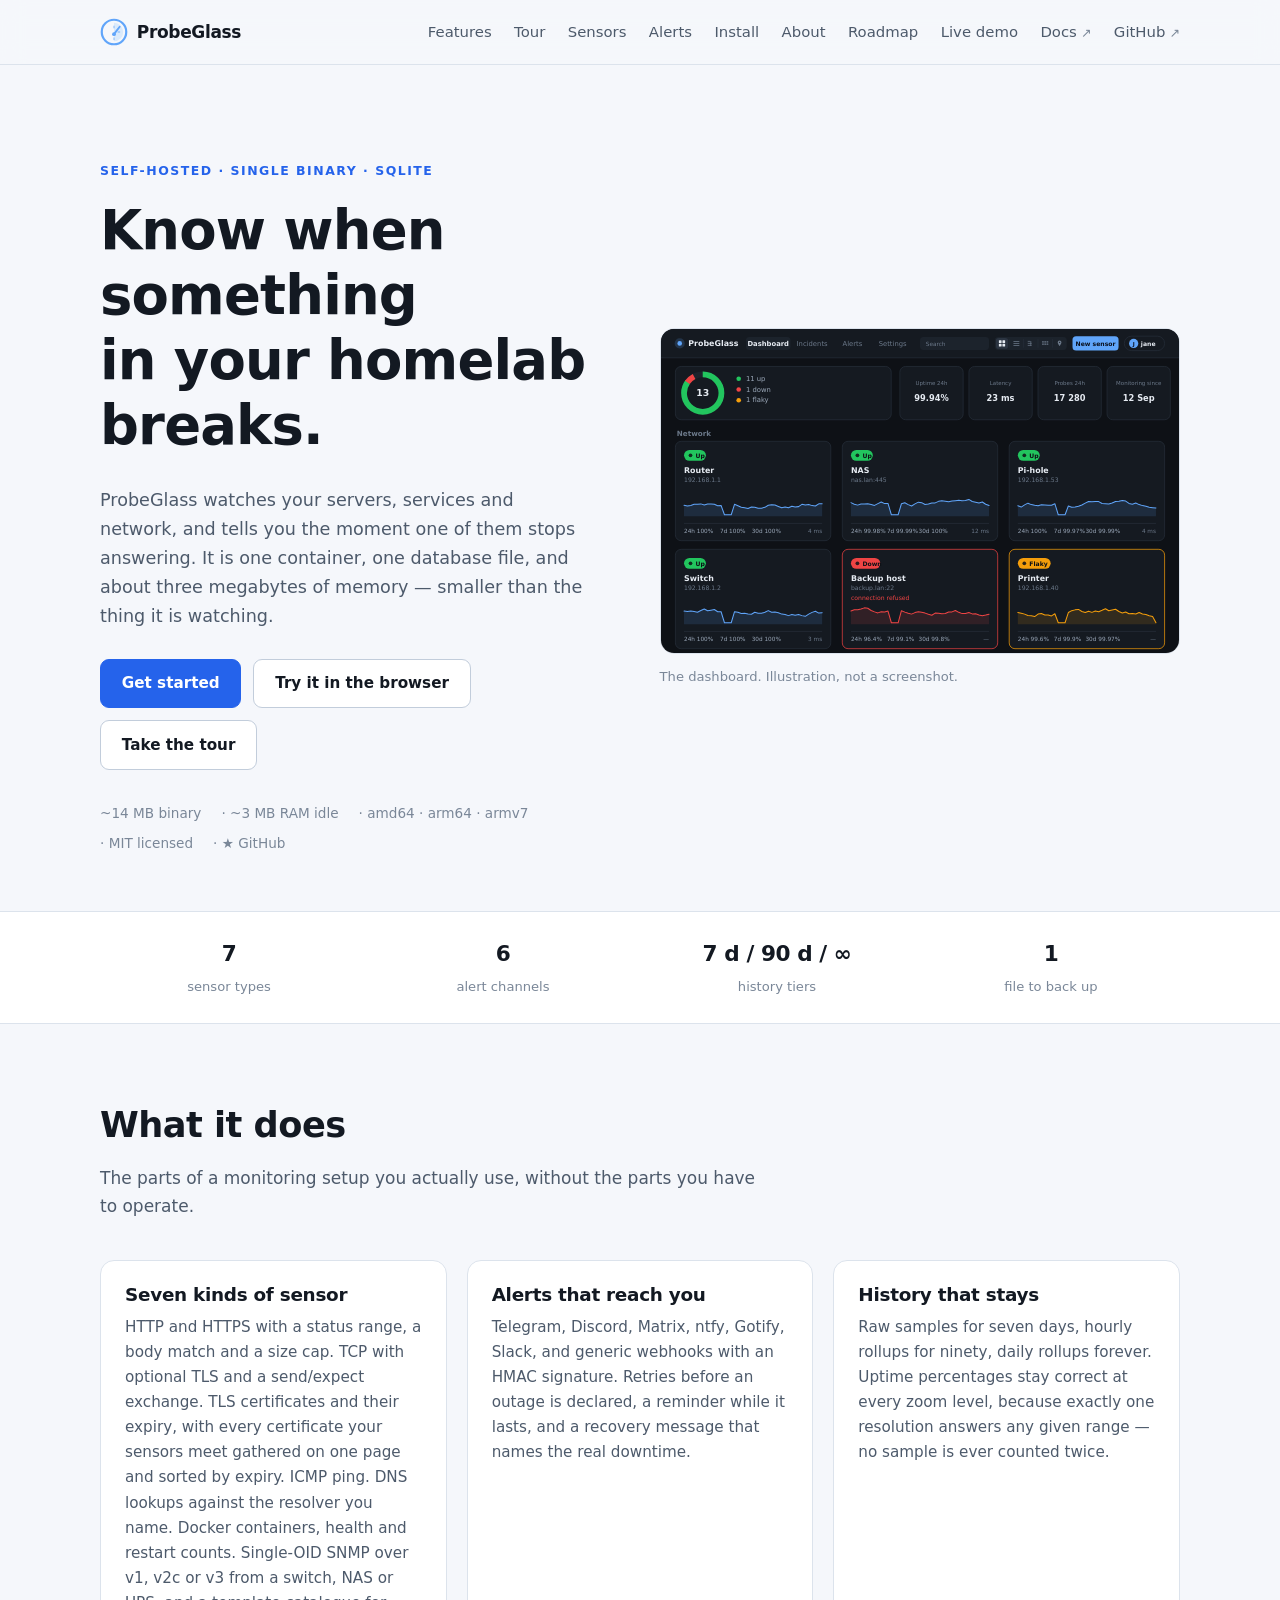
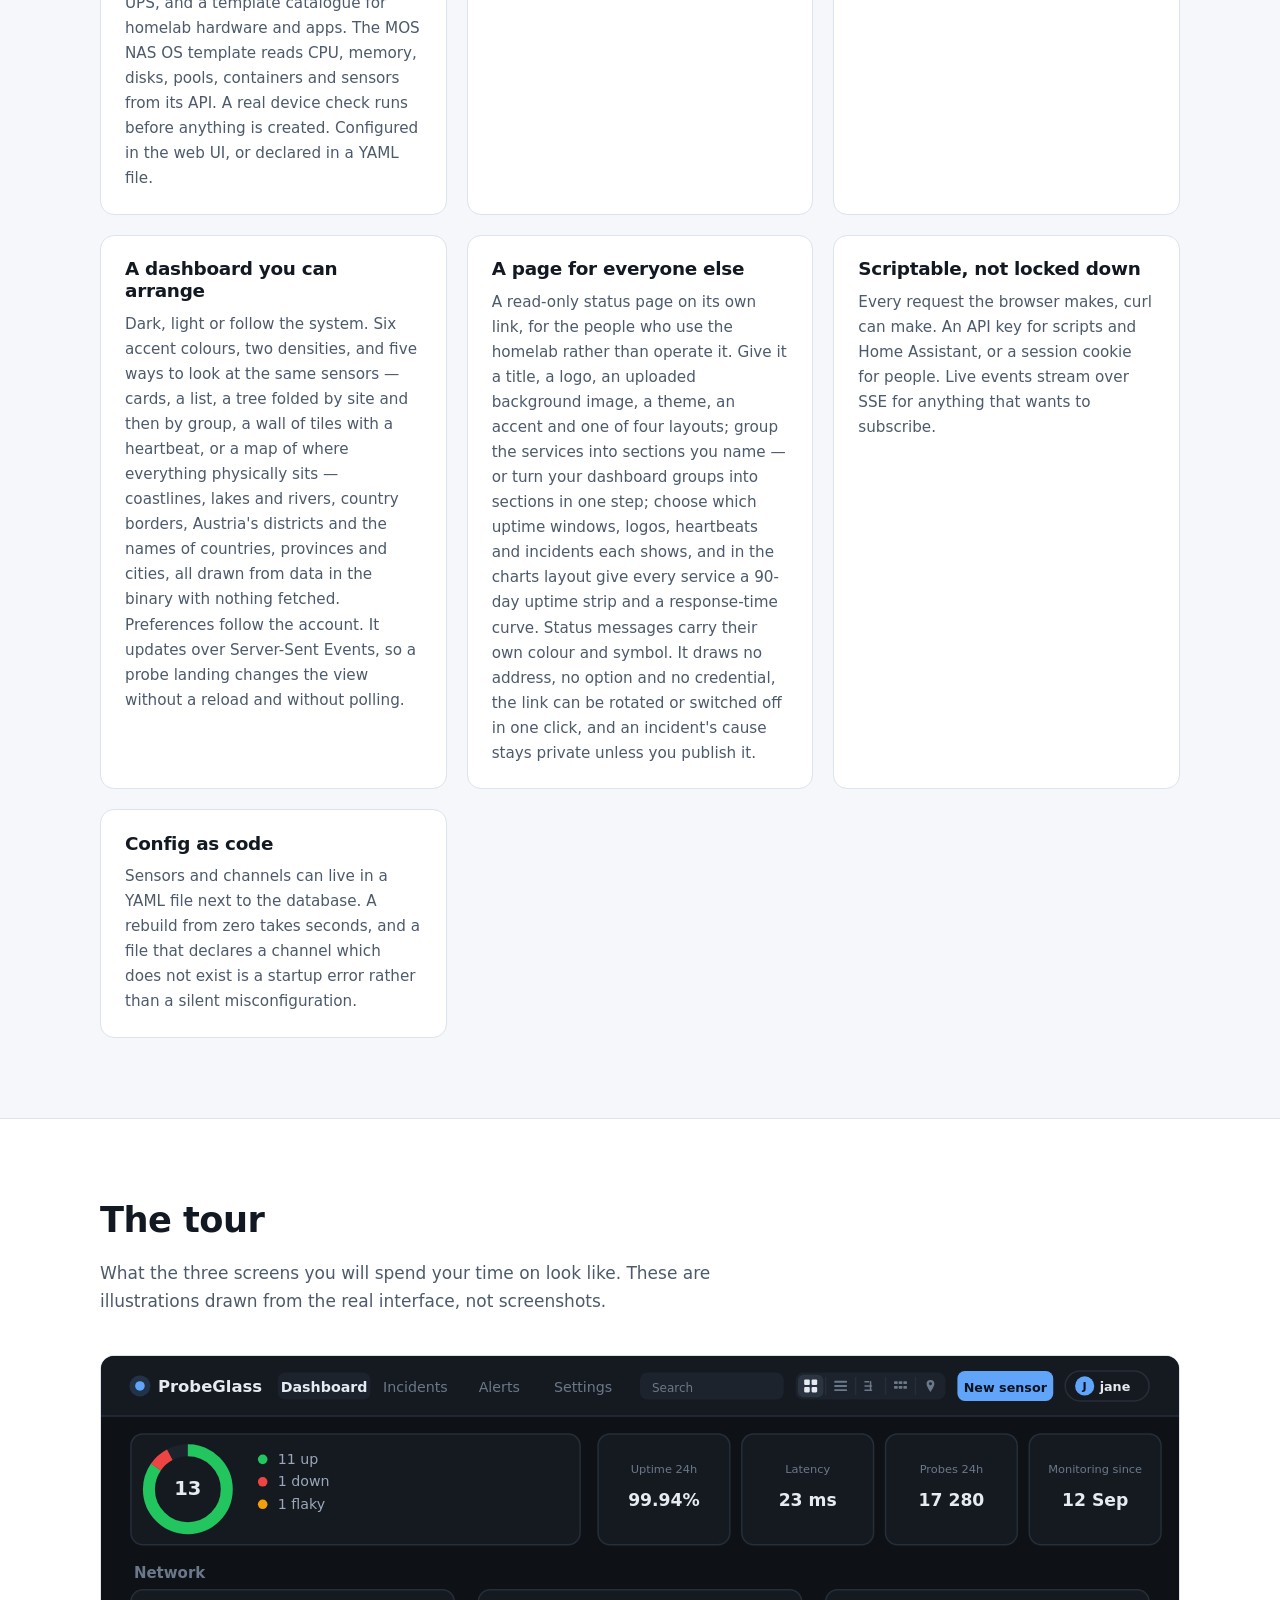
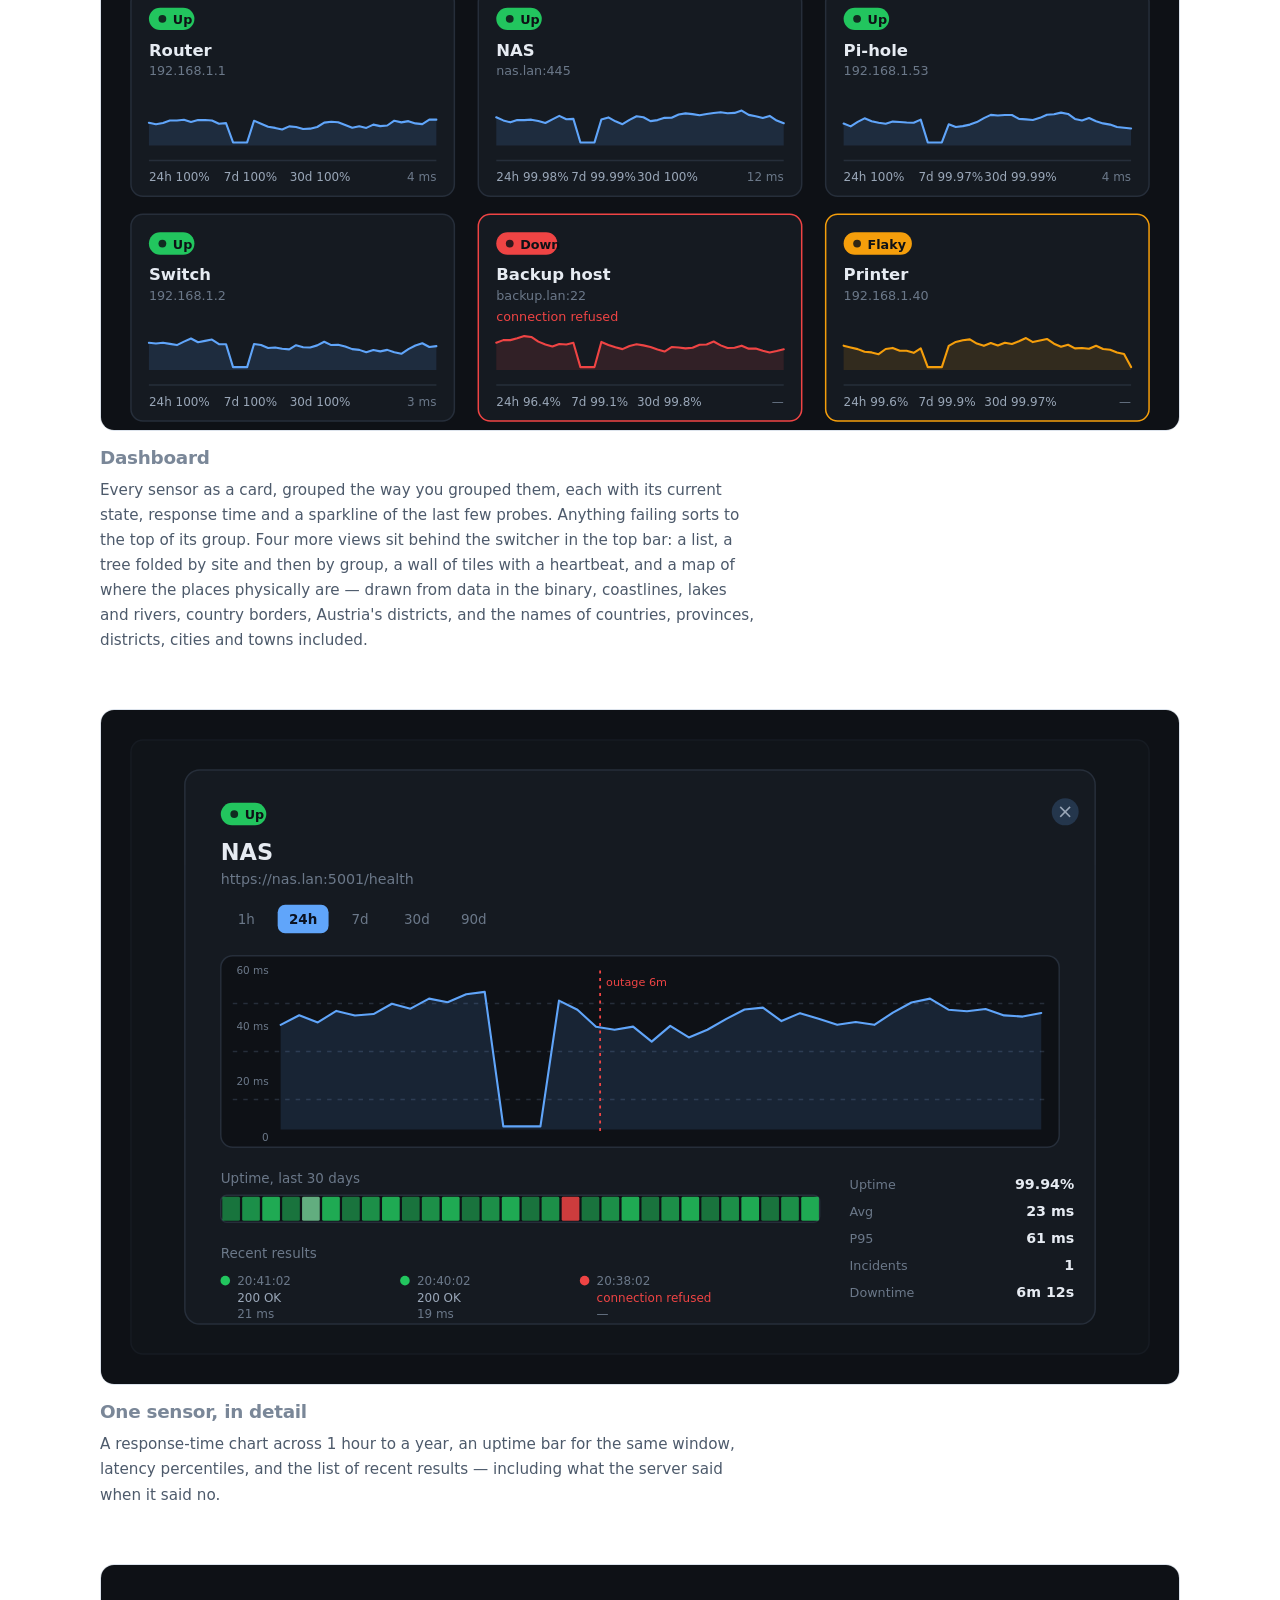
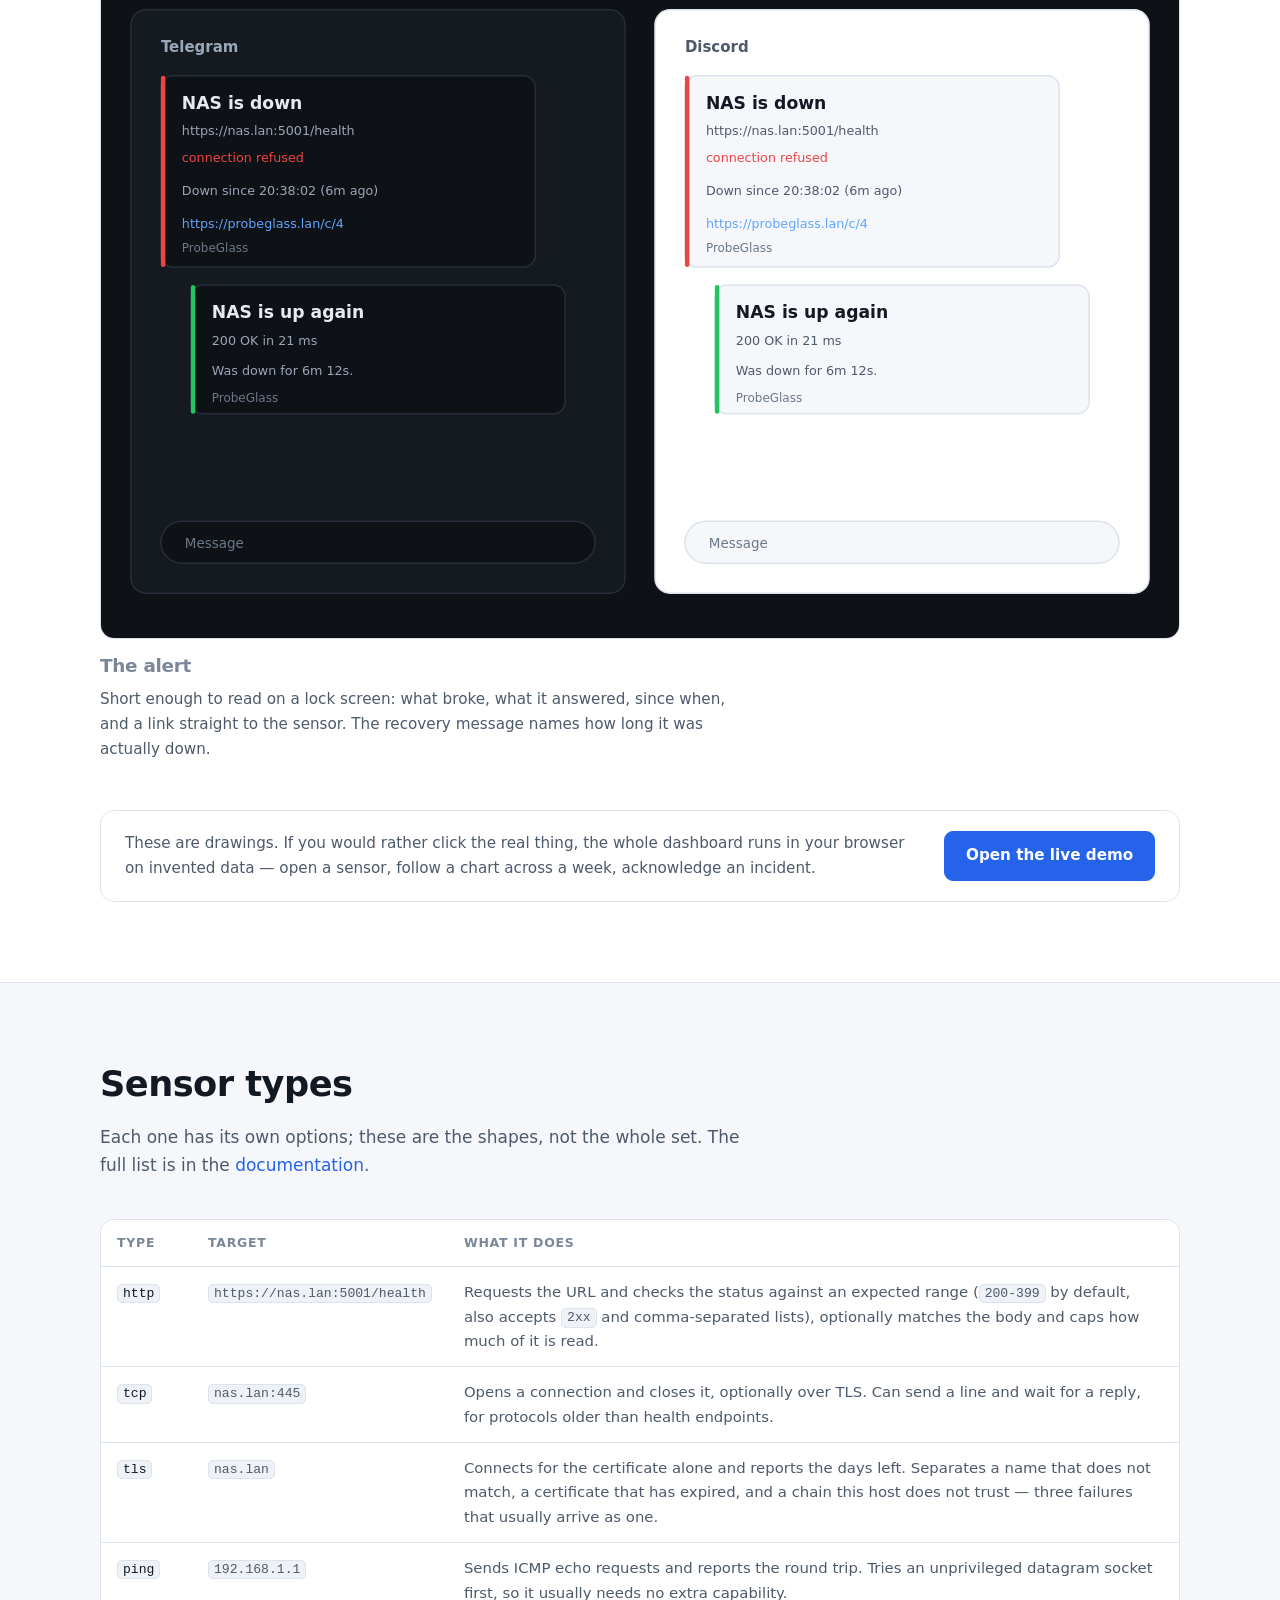
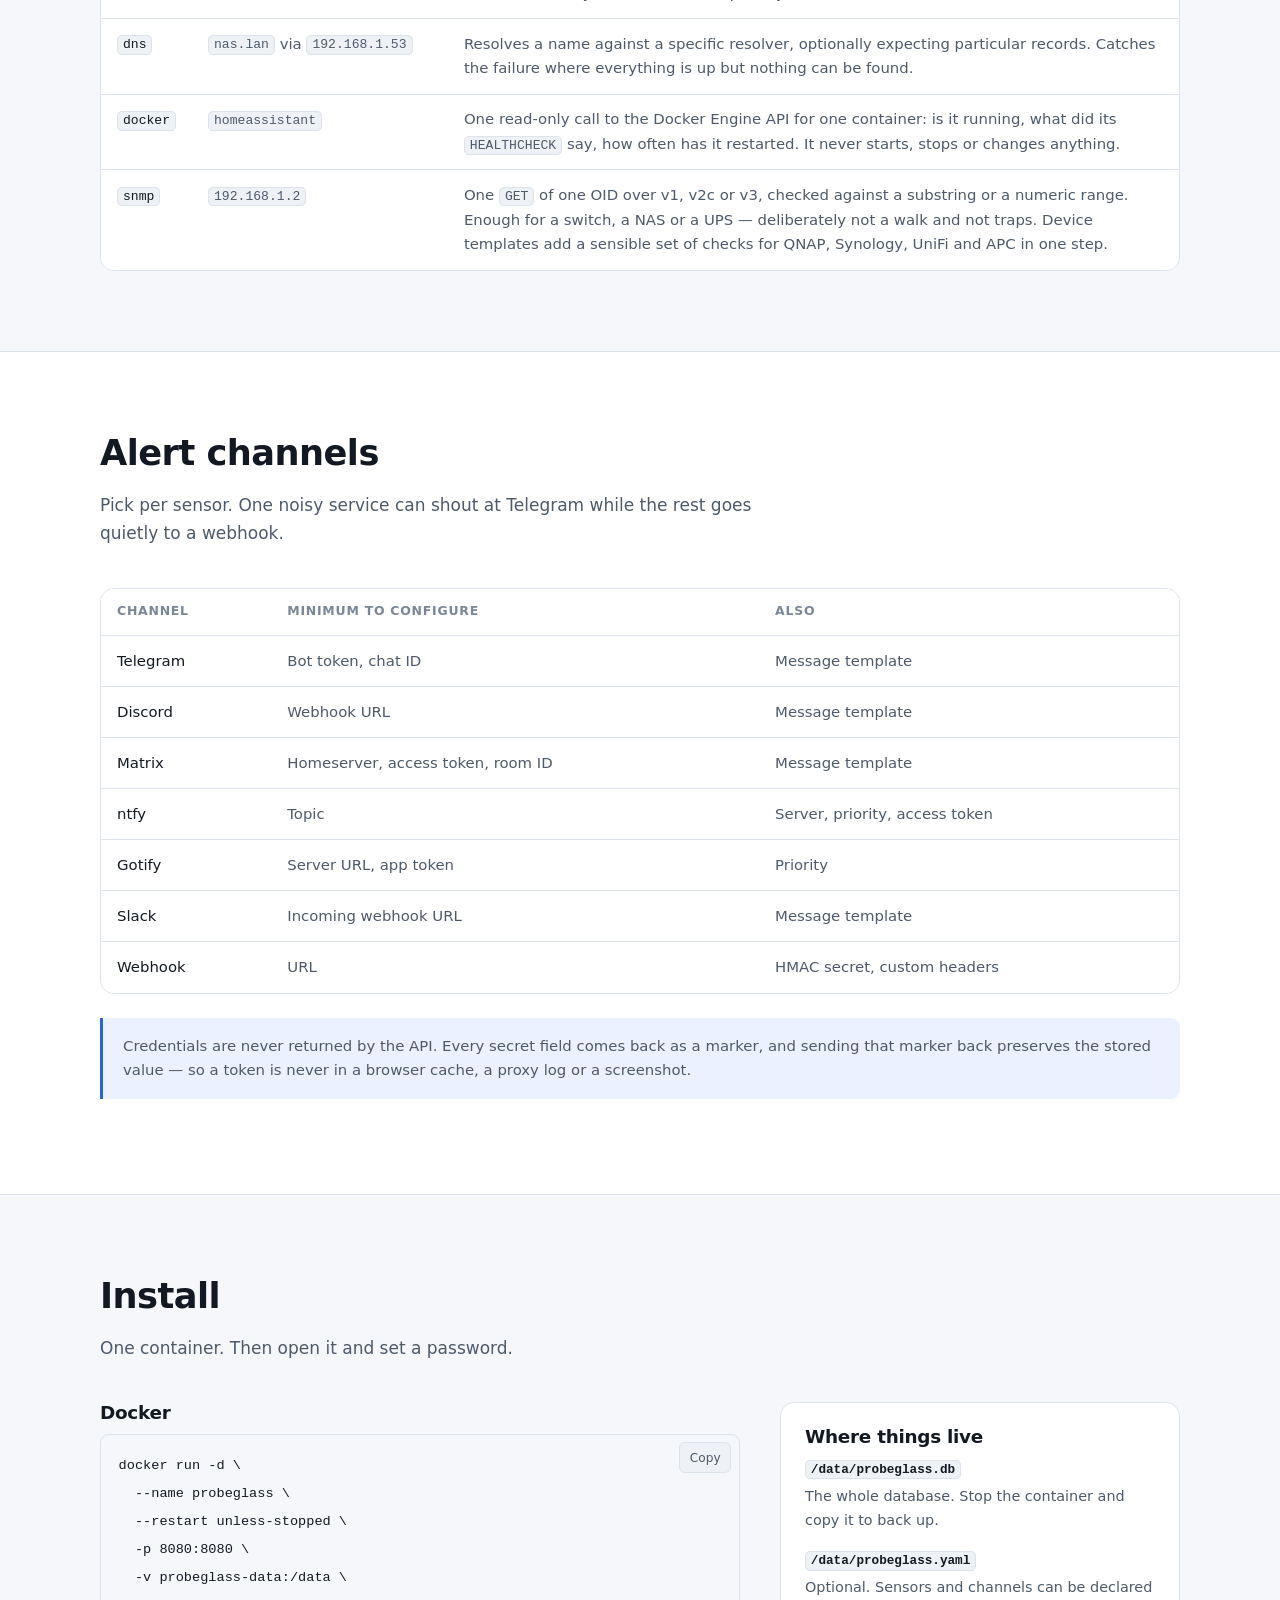
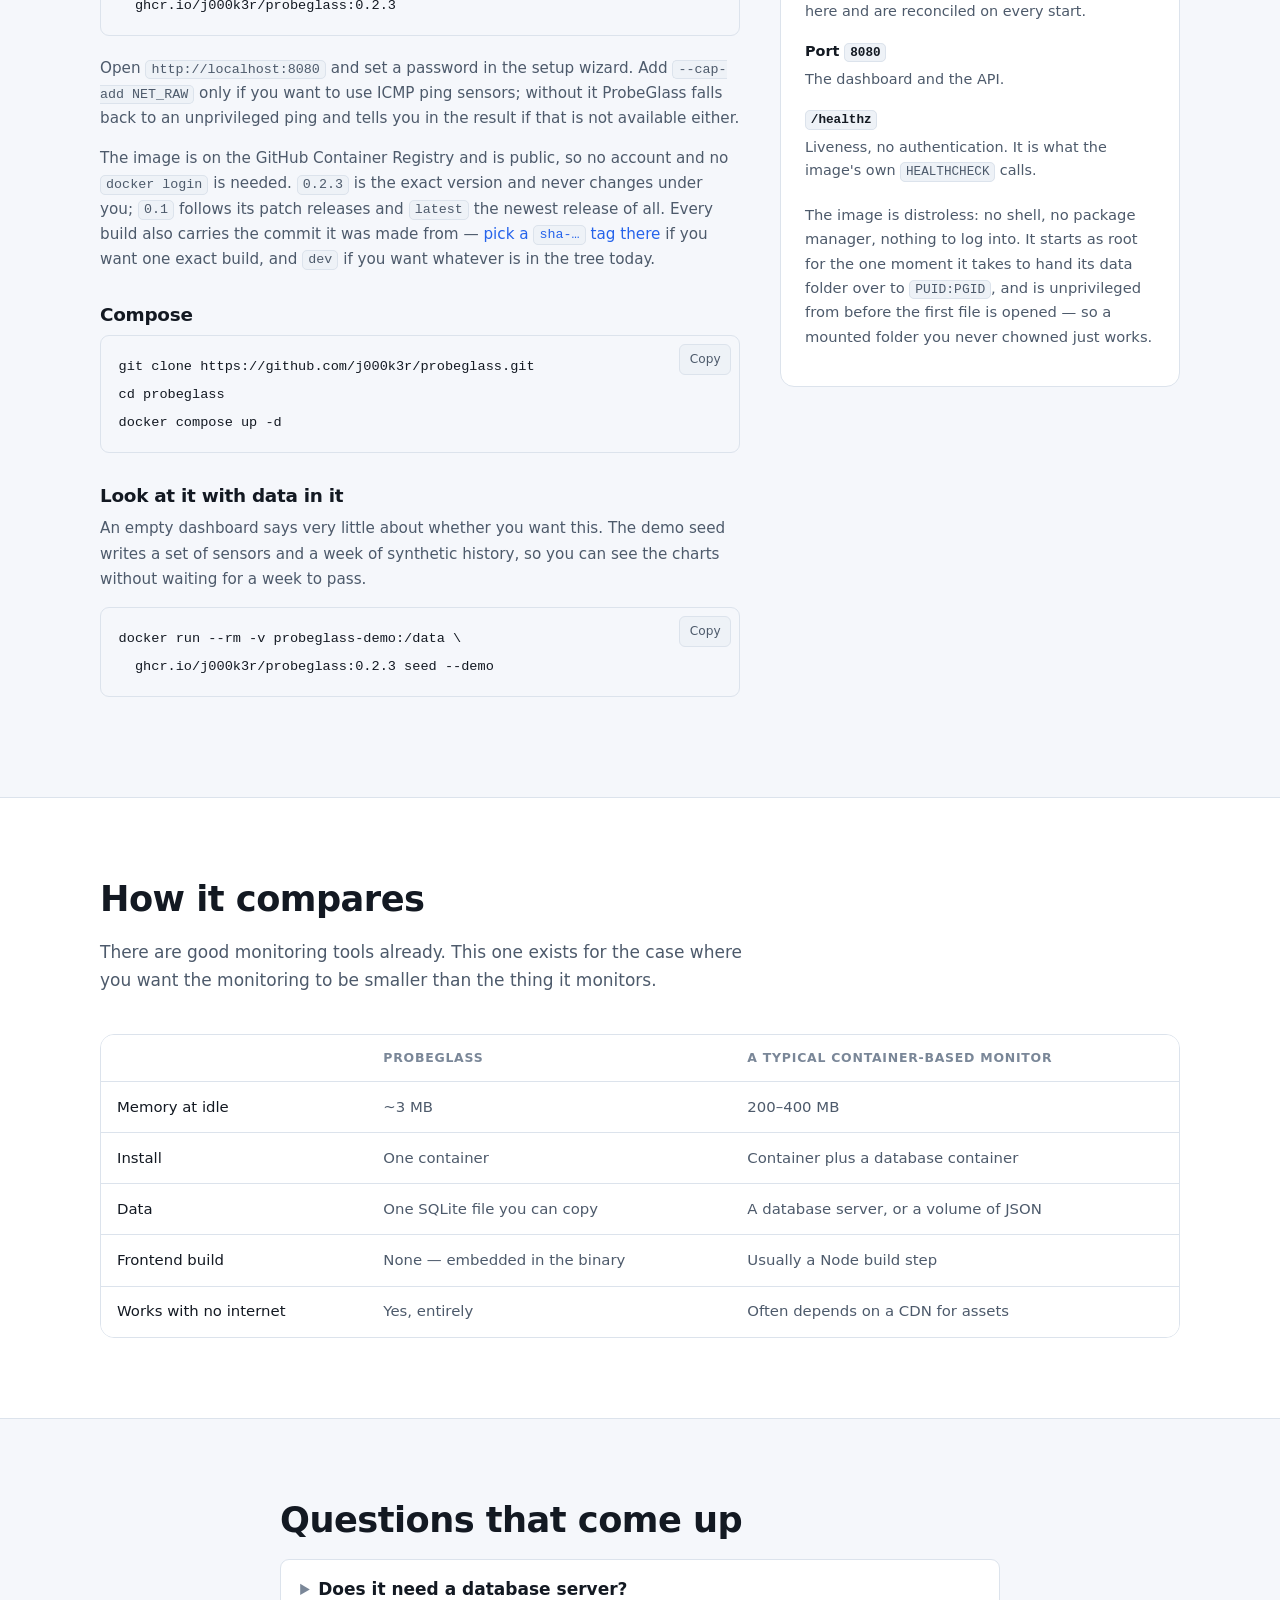
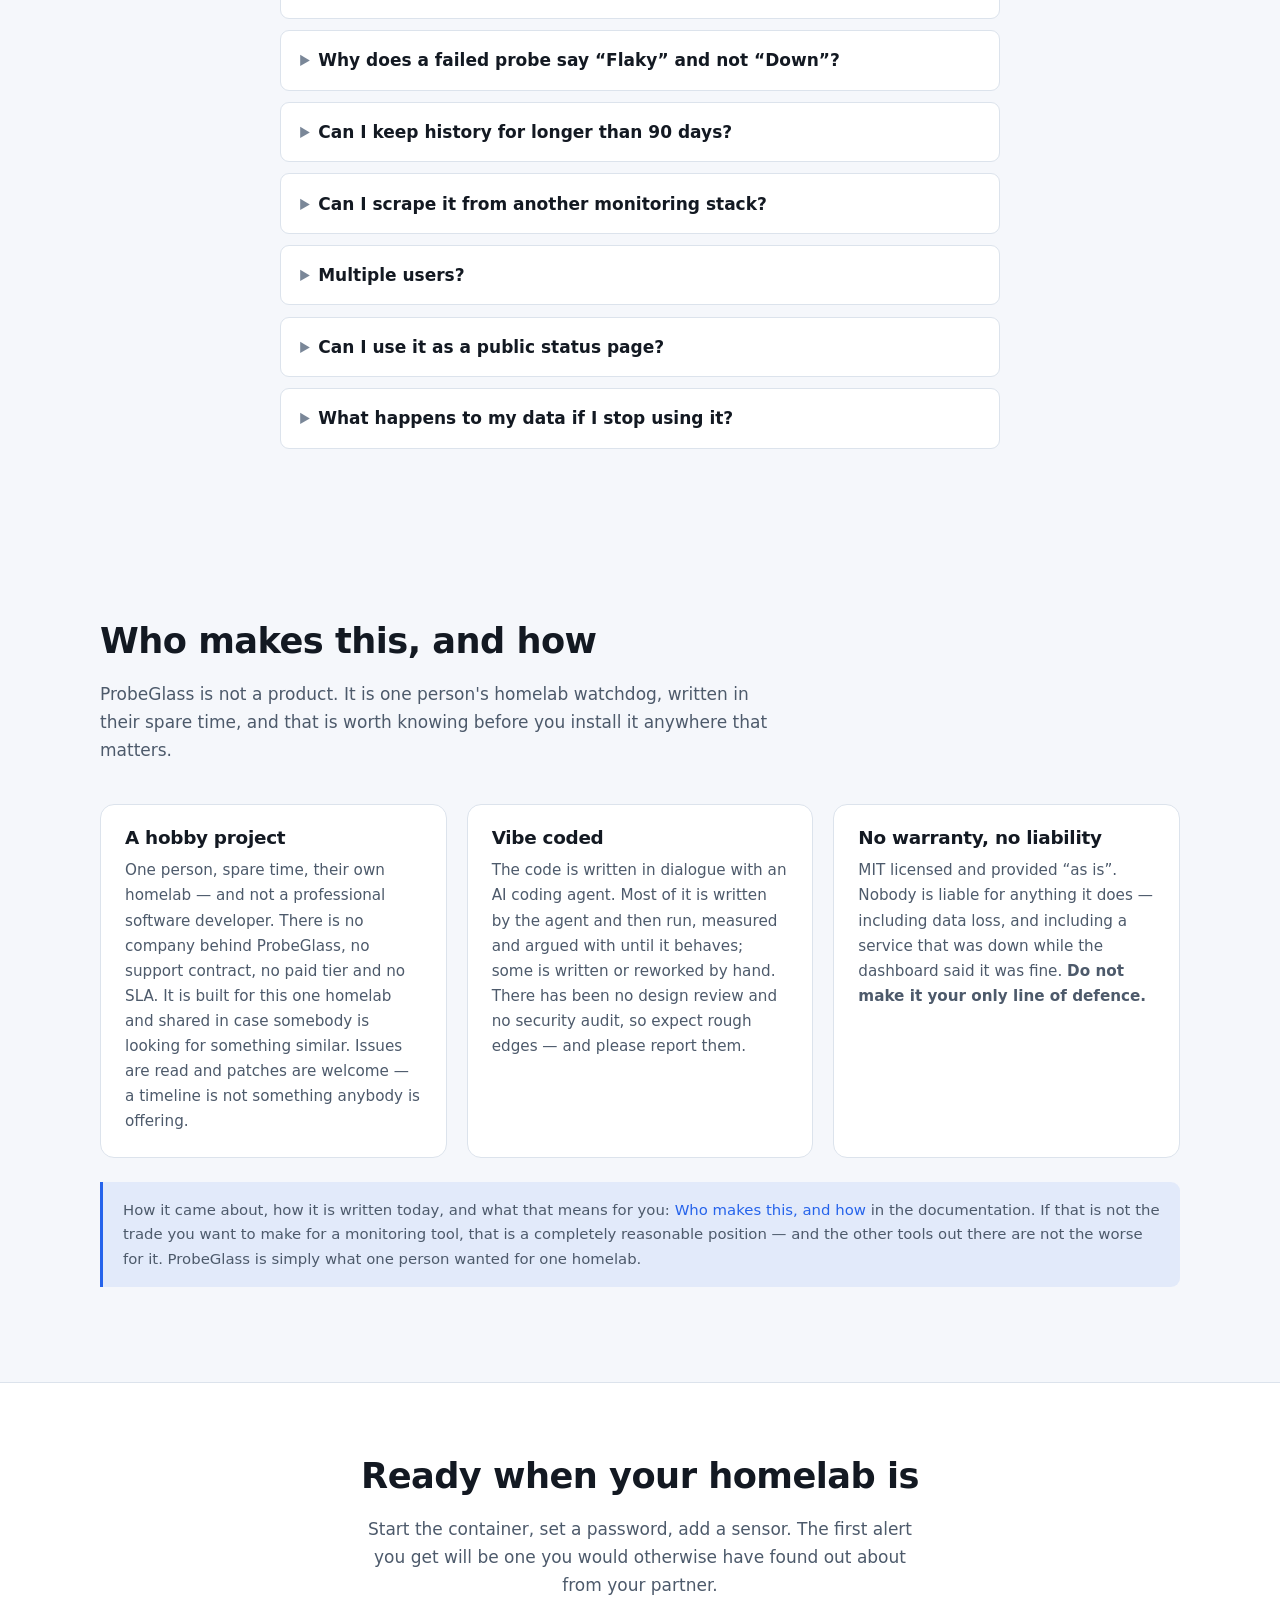
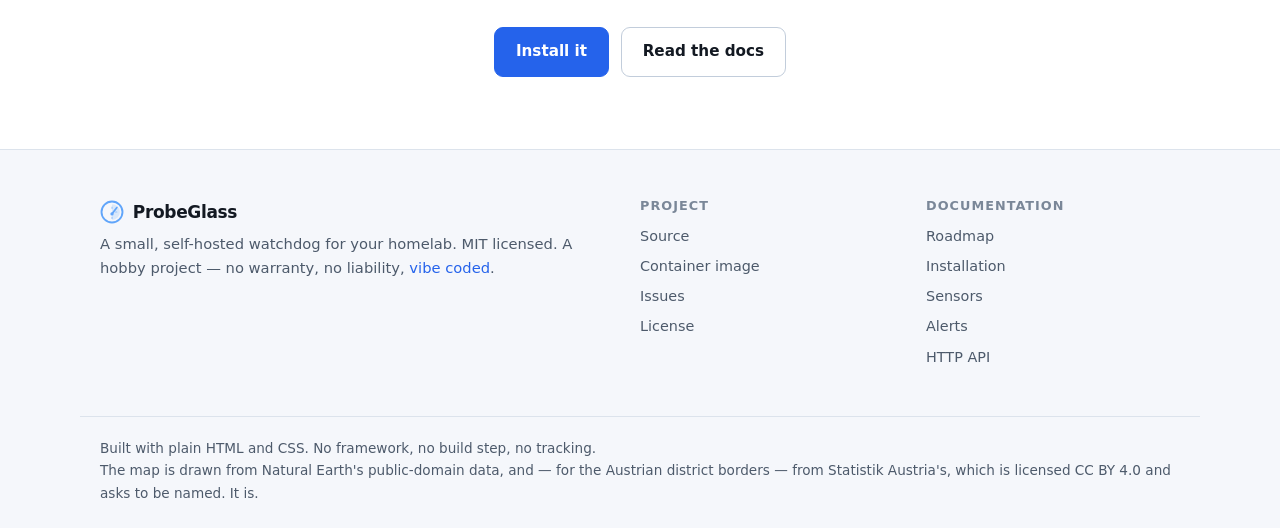
<file: site/index.html>
<!doctype html>
<html lang="en">
<head>
<meta charset="utf-8">
<meta name="viewport" content="width=device-width, initial-scale=1">
<meta name="color-scheme" content="dark light">
<title>ProbeGlass — a small, self-hosted watchdog for your homelab</title>
<meta name="description" content="ProbeGlass monitors your servers, services and network from a single 14 MB binary. HTTP, TCP, TLS certificate, ping, DNS, Docker and SNMP sensors, six alert channels, and a year of history in one SQLite file.">
<link rel="icon" href="img/favicon.svg" type="image/svg+xml">
<link rel="stylesheet" href="assets/style.css">

<meta property="og:type" content="website">
<meta property="og:title" content="ProbeGlass — a small, self-hosted watchdog">
<meta property="og:description" content="HTTP, TCP, TLS certificate, ping, DNS, Docker and SNMP sensors. Six alert channels. A year of history in one SQLite file. One container.">
<meta property="og:image" content="img/social-card.svg">
<meta name="twitter:card" content="summary_large_image">
</head>
<body>

<a class="skip" href="#main">Skip to content</a>

<header class="topbar">
  <div class="wrap topbar-inner">
    <a class="brand" href="index.html">
      <img src="img/logo.svg" alt="" width="28" height="28">
      <span>ProbeGlass</span>
    </a>

    <button class="nav-toggle" id="nav-toggle" aria-expanded="false" aria-controls="nav">
      <span class="sr-only">Menu</span>
      <span class="nav-bars" aria-hidden="true"></span>
    </button>

    <nav class="nav" id="nav">
      <a href="#features">Features</a>
      <a href="#tour">Tour</a>
      <a href="#sensors">Sensors</a>
      <a href="#alerts">Alerts</a>
      <a href="#install">Install</a>
      <a href="#about">About</a>
      <a href="roadmap.html">Roadmap</a>
      <a href="demo.html">Live demo</a>
      <a class="nav-ext" href="https://j000k3r.github.io/probeglass-docs/">Docs</a>
      <a class="nav-ext" href="https://github.com/j000k3r/probeglass">GitHub</a>
    </nav>
  </div>
</header>

<main id="main">

<!-- ------------------------------------------------------------------ hero -->
<section class="hero">
  <div class="wrap hero-grid">
    <div class="hero-copy">
      <p class="eyebrow">Self-hosted · Single binary · SQLite</p>
      <h1>Know when something<br>in your homelab breaks.</h1>
      <p class="lede">
        ProbeGlass watches your servers, services and network, and tells you
        the moment one of them stops answering. It is one container, one
        database file, and about three megabytes of memory — smaller than the
        thing it is watching.
      </p>

      <div class="cta-row">
        <a class="btn btn-primary" href="#install">Get started</a>
        <a class="btn" href="demo.html">Try it in the browser</a>
        <a class="btn" href="#tour">Take the tour</a>
      </div>

      <ul class="badges">
        <li>~14 MB binary</li>
        <li>~3 MB RAM idle</li>
        <li>amd64 · arm64 · armv7</li>
        <li>MIT licensed</li>
        <li><a class="badge-link" href="https://github.com/J000K3R/probeglass"
               aria-label="ProbeGlass on GitHub">★ <span data-gh-stars>GitHub</span></a></li>
      </ul>
    </div>

    <figure class="hero-shot">
      <img src="img/dashboard.svg" width="720" height="450"
           alt="Illustration of the ProbeGlass dashboard: a top bar with the section tabs, the layout switcher and the account chip, then a status summary, then groups of sensor cards each showing a name, a target, a response time and a sparkline.">
      <figcaption>The dashboard. Illustration, not a screenshot.</figcaption>
    </figure>
  </div>
</section>

<!-- ---------------------------------------------------------------- glance -->
<section class="strip">
  <div class="wrap strip-grid">
    <div><strong>7</strong><span>sensor types</span></div>
    <div><strong>6</strong><span>alert channels</span></div>
    <div><strong>7 d / 90 d / ∞</strong><span>history tiers</span></div>
    <div><strong>1</strong><span>file to back up</span></div>
  </div>
</section>

<!-- -------------------------------------------------------------- features -->
<section id="features" class="section">
  <div class="wrap">
    <h2>What it does</h2>
    <p class="section-lede">
      The parts of a monitoring setup you actually use, without the parts you
      have to operate.
    </p>

    <div class="cards">
      <article class="card">
        <h3>Seven kinds of sensor</h3>
        <p>
          HTTP and HTTPS with a status range, a body match and a size cap. TCP
          with optional TLS and a send/expect exchange. TLS certificates and
          their expiry, with every certificate your sensors meet gathered on one
          page and sorted by expiry. ICMP ping. DNS lookups against the resolver
          you name. Docker containers, health and restart counts. Single-OID SNMP
          over v1, v2c or v3 from a switch, NAS or UPS, and a template catalogue
          for homelab hardware and apps. The MOS NAS OS template reads CPU,
          memory, disks, pools, containers and sensors from its API. A real
          device check runs before anything is created. Configured in the web UI,
          or declared in a YAML file.
        </p>
      </article>

      <article class="card">
        <h3>Alerts that reach you</h3>
        <p>
          Telegram, Discord, Matrix, ntfy, Gotify, Slack, and generic webhooks with
          an HMAC signature. Retries before an outage is declared, a reminder while
          it lasts, and a recovery message that names the real downtime.
        </p>
      </article>

      <article class="card">
        <h3>History that stays</h3>
        <p>
          Raw samples for seven days, hourly rollups for ninety, daily rollups
          forever. Uptime percentages stay correct at every zoom level, because
          exactly one resolution answers any given range — no sample is ever
          counted twice.
        </p>
      </article>

      <article class="card">
        <h3>A dashboard you can arrange</h3>
        <p>
          Dark, light or follow the system. Six accent colours, two densities,
          and five ways to look at the same sensors — cards, a list, a tree
          folded by site and then by group, a wall of tiles with a heartbeat,
          or a map of where everything physically sits — coastlines, lakes and
          rivers, country borders, Austria's districts and the names of countries,
          provinces and cities, all drawn from data in the binary
          with nothing fetched. Preferences follow the account. It updates over
          Server-Sent Events, so a probe landing changes the view without a
          reload and without polling.
        </p>
      </article>

      <article class="card">
        <h3>A page for everyone else</h3>
        <p>
          A read-only status page on its own link, for the people who use the
          homelab rather than operate it. Give it a title, a logo, an uploaded
          background image, a theme, an accent and one of four layouts; group
          the services into sections you name — or turn your dashboard groups into sections in
          one step; choose which uptime windows, logos, heartbeats and incidents
          each shows, and in the charts layout give every service a 90-day uptime
          strip and a response-time curve. Status messages carry their own colour
          and symbol. It draws no
          address, no option and no credential, the link can be rotated or
          switched off in one click, and an incident's cause stays private unless
          you publish it.
        </p>
      </article>

      <article class="card">
        <h3>Scriptable, not locked down</h3>
        <p>
          Every request the browser makes, curl can make. An API key for
          scripts and Home Assistant, or a session cookie for people. Live
          events stream over SSE for anything that wants to subscribe.
        </p>
      </article>

      <article class="card">
        <h3>Config as code</h3>
        <p>
          Sensors and channels can live in a YAML file next to the database.
          A rebuild from zero takes seconds, and a file that declares a channel
          which does not exist is a startup error rather than a silent
          misconfiguration.
        </p>
      </article>
    </div>
  </div>
</section>

<!-- ------------------------------------------------------------------ tour -->
<section id="tour" class="section section-alt">
  <div class="wrap">
    <h2>The tour</h2>
    <p class="section-lede">
      What the three screens you will spend your time on look like.
      These are illustrations drawn from the real interface, not screenshots.
    </p>

    <div class="tour">
      <figure class="tour-item">
        <img src="img/dashboard.svg" width="720" height="450"
             alt="The dashboard: a top bar with the layout switcher and the account chip, a summary strip of counts, then sensor cards in groups, each with a status dot, a response time and a latency sparkline.">
        <figcaption>
          <h3>Dashboard</h3>
          <p>
            Every sensor as a card, grouped the way you grouped them, each with
            its current state, response time and a sparkline of the last few
            probes. Anything failing sorts to the top of its group. Four more
            views sit behind the switcher in the top bar: a list, a tree folded
            by site and then by group, a wall of tiles with a heartbeat, and a
            map of where the places physically are — drawn from data in the
            binary, coastlines, lakes and rivers, country borders, Austria's
            districts, and the names of countries, provinces, districts, cities
            and towns included.
          </p>
        </figcaption>
      </figure>

      <figure class="tour-item">
        <img src="img/detail.svg" width="720" height="450"
             alt="A sensor detail view: a response-time chart over 24 hours, an uptime bar for the last thirty days, and a list of recent results.">
        <figcaption>
          <h3>One sensor, in detail</h3>
          <p>
            A response-time chart across 1 hour to a year, an uptime bar for
            the same window, latency percentiles, and the list of recent
            results — including what the server said when it said no.
          </p>
        </figcaption>
      </figure>

      <figure class="tour-item">
        <img src="img/alerts.svg" width="720" height="450"
             alt="An alert message in a chat app: a sensor named NAS went down, the error that was returned, the time it started, and a link back to the dashboard.">
        <figcaption>
          <h3>The alert</h3>
          <p>
            Short enough to read on a lock screen: what broke, what it
            answered, since when, and a link straight to the sensor. The
            recovery message names how long it was actually down.
          </p>
        </figcaption>
      </figure>
    </div>

    <div class="tour-demo">
      <p>
        These are drawings. If you would rather click the real thing, the whole
        dashboard runs in your browser on invented data — open a sensor, follow
        a chart across a week, acknowledge an incident.
      </p>
      <a class="btn btn-primary" href="demo.html">Open the live demo</a>
    </div>
  </div>
</section>

<!-- ---------------------------------------------------------------- sensors -->
<section id="sensors" class="section">
  <div class="wrap">
    <h2>Sensor types</h2>
    <p class="section-lede">
      Each one has its own options; these are the shapes, not the whole set.
      The full list is in the <a href="https://j000k3r.github.io/probeglass-docs/concepts/sensors">documentation</a>.
    </p>

    <div class="table-wrap">
      <table>
        <thead>
          <tr><th>Type</th><th>Target</th><th>What it does</th></tr>
        </thead>
        <tbody>
          <tr>
            <td><code>http</code></td>
            <td><code>https://nas.lan:5001/health</code></td>
            <td>Requests the URL and checks the status against an expected range (<code>200-399</code> by default, also accepts <code>2xx</code> and comma-separated lists), optionally matches the body and caps how much of it is read.</td>
          </tr>
          <tr>
            <td><code>tcp</code></td>
            <td><code>nas.lan:445</code></td>
            <td>Opens a connection and closes it, optionally over TLS. Can send a line and wait for a reply, for protocols older than health endpoints.</td>
          </tr>
          <tr>
            <td><code>tls</code></td>
            <td><code>nas.lan</code></td>
            <td>Connects for the certificate alone and reports the days left. Separates a name that does not match, a certificate that has expired, and a chain this host does not trust — three failures that usually arrive as one.</td>
          </tr>
          <tr>
            <td><code>ping</code></td>
            <td><code>192.168.1.1</code></td>
            <td>Sends ICMP echo requests and reports the round trip. Tries an unprivileged datagram socket first, so it usually needs no extra capability.</td>
          </tr>
          <tr>
            <td><code>dns</code></td>
            <td><code>nas.lan</code> via <code>192.168.1.53</code></td>
            <td>Resolves a name against a specific resolver, optionally expecting particular records. Catches the failure where everything is up but nothing can be found.</td>
          </tr>
          <tr>
            <td><code>docker</code></td>
            <td><code>homeassistant</code></td>
            <td>One read-only call to the Docker Engine API for one container: is it running, what did its <code>HEALTHCHECK</code> say, how often has it restarted. It never starts, stops or changes anything.</td>
          </tr>
          <tr>
            <td><code>snmp</code></td>
            <td><code>192.168.1.2</code></td>
            <td>One <code>GET</code> of one OID over v1, v2c or v3, checked against a substring or a numeric range. Enough for a switch, a NAS or a UPS — deliberately not a walk and not traps. Device templates add a sensible set of checks for QNAP, Synology, UniFi and APC in one step.</td>
          </tr>
        </tbody>
      </table>
    </div>
  </div>
</section>

<!-- ---------------------------------------------------------------- alerts -->
<section id="alerts" class="section section-alt">
  <div class="wrap">
    <h2>Alert channels</h2>
    <p class="section-lede">
      Pick per sensor. One noisy service can shout at Telegram while the rest
      goes quietly to a webhook.
    </p>

    <div class="table-wrap">
      <table>
        <thead>
          <tr><th>Channel</th><th>Minimum to configure</th><th>Also</th></tr>
        </thead>
        <tbody>
          <tr><td>Telegram</td><td>Bot token, chat ID</td><td>Message template</td></tr>
          <tr><td>Discord</td><td>Webhook URL</td><td>Message template</td></tr>
          <tr><td>Matrix</td><td>Homeserver, access token, room ID</td><td>Message template</td></tr>
          <tr><td>ntfy</td><td>Topic</td><td>Server, priority, access token</td></tr>
          <tr><td>Gotify</td><td>Server URL, app token</td><td>Priority</td></tr>
          <tr><td>Slack</td><td>Incoming webhook URL</td><td>Message template</td></tr>
          <tr><td>Webhook</td><td>URL</td><td>HMAC secret, custom headers</td></tr>
        </tbody>
      </table>
    </div>

    <p class="note">
      Credentials are never returned by the API. Every secret field comes back
      as a marker, and sending that marker back preserves the stored value —
      so a token is never in a browser cache, a proxy log or a screenshot.
    </p>
  </div>
</section>

<!-- --------------------------------------------------------------- install -->
<section id="install" class="section">
  <div class="wrap">
    <h2>Install</h2>
    <p class="section-lede">
      One container. Then open it and set a password.
    </p>

    <div class="install-grid">
      <div class="install-main">
        <h3>Docker</h3>
        <div class="code">
          <button class="copy" data-copy="#cmd-docker" aria-label="Copy command">Copy</button>
<pre id="cmd-docker"><code>docker run -d \
  --name probeglass \
  --restart unless-stopped \
  -p 8080:8080 \
  -v probeglass-data:/data \
  ghcr.io/j000k3r/probeglass:0.2.3</code></pre>
        </div>
        <p>
          Open <code>http://localhost:8080</code> and set a password in the
          setup wizard. Add <code>--cap-add NET_RAW</code> only if you want to
          use ICMP ping sensors; without it ProbeGlass falls back to an
          unprivileged ping and tells you in the result if that is not
          available either.
        </p>
        <p class="muted">
          The image is on the GitHub Container Registry and is public, so no
          account and no <code>docker login</code> is needed. <code>0.2.3</code>
          is the exact version and never changes under you; <code>0.1</code>
          follows its patch releases and <code>latest</code> the newest release
          of all. Every build also carries the commit it was made from —
          <a href="https://github.com/j000k3r/probeglass/pkgs/container/probeglass">pick
          a <code>sha-…</code> tag there</a> if you want one exact build, and
          <code>dev</code> if you want whatever is in the tree today.
        </p>

        <h3>Compose</h3>
        <div class="code">
          <button class="copy" data-copy="#cmd-compose" aria-label="Copy command">Copy</button>
<pre id="cmd-compose"><code>git clone https://github.com/j000k3r/probeglass.git
cd probeglass
docker compose up -d</code></pre>
        </div>

        <h3>Look at it with data in it</h3>
        <p>
          An empty dashboard says very little about whether you want this. The
          demo seed writes a set of sensors and a week of synthetic history, so
          you can see the charts without waiting for a week to pass.
        </p>
        <div class="code">
          <button class="copy" data-copy="#cmd-demo" aria-label="Copy command">Copy</button>
<pre id="cmd-demo"><code>docker run --rm -v probeglass-demo:/data \
  ghcr.io/j000k3r/probeglass:0.2.3 seed --demo</code></pre>
        </div>
      </div>

      <aside class="install-side">
        <h3>Where things live</h3>
        <dl class="facts">
          <dt><code>/data/probeglass.db</code></dt>
          <dd>The whole database. Stop the container and copy it to back up.</dd>
          <dt><code>/data/probeglass.yaml</code></dt>
          <dd>Optional. Sensors and channels can be declared here and are
            reconciled on every start.</dd>
          <dt>Port <code>8080</code></dt>
          <dd>The dashboard and the API.</dd>
          <dt><code>/healthz</code></dt>
          <dd>Liveness, no authentication. It is what the image's own
            <code>HEALTHCHECK</code> calls.</dd>
        </dl>
        <p class="muted">
          The image is distroless: no shell, no package manager, nothing to log
          into. It starts as root for the one moment it takes to hand its data
          folder over to <code>PUID:PGID</code>, and is unprivileged from before
          the first file is opened — so a mounted folder you never chowned just
          works.
        </p>
      </aside>
    </div>
  </div>
</section>

<!-- --------------------------------------------------------------- compare -->
<section id="compare" class="section section-alt">
  <div class="wrap">
    <h2>How it compares</h2>
    <p class="section-lede">
      There are good monitoring tools already. This one exists for the case
      where you want the monitoring to be smaller than the thing it monitors.
    </p>

    <div class="table-wrap">
      <table>
        <thead>
          <tr><th></th><th>ProbeGlass</th><th>A typical container-based monitor</th></tr>
        </thead>
        <tbody>
          <tr><td>Memory at idle</td><td>~3 MB</td><td>200–400 MB</td></tr>
          <tr><td>Install</td><td>One container</td><td>Container plus a database container</td></tr>
          <tr><td>Data</td><td>One SQLite file you can copy</td><td>A database server, or a volume of JSON</td></tr>
          <tr><td>Frontend build</td><td>None — embedded in the binary</td><td>Usually a Node build step</td></tr>
          <tr><td>Works with no internet</td><td>Yes, entirely</td><td>Often depends on a CDN for assets</td></tr>
        </tbody>
      </table>
    </div>
  </div>
</section>

<!-- ------------------------------------------------------------------- faq -->
<section class="section">
  <div class="wrap narrow">
    <h2>Questions that come up</h2>

    <details>
      <summary>Does it need a database server?</summary>
      <p>No. It uses SQLite through a pure-Go implementation, so there is
      nothing to install alongside it. The database is one file.</p>
    </details>

    <details>
      <summary>Why does a failed probe say “Flaky” and not “Down”?</summary>
      <p>Because at that moment the honest answer is that the last probe failed
      and it has not failed often enough to call it down. With retries
      configured, one failed probe is a blip. It becomes Down when the failure
      streak reaches the threshold — and that is when the incident opens and the
      alert goes out.</p>
    </details>

    <details>
      <summary>Can I keep history for longer than 90 days?</summary>
      <p>Yes. Daily rollups are kept forever, so a range of a year or more is
      already answerable. The retention settings decide how long the fine and
      medium detail survives, not how far back you can look.</p>
    </details>

    <details>
      <summary>Can I scrape it from another monitoring stack?</summary>
      <p>Not directly — there is no <code>/metrics</code> endpoint yet. In the
      meantime the JSON API is scrapeable with a small exporter, and the generic
      webhook can push every event into whatever you already run.</p>
    </details>

    <details>
      <summary>Multiple users?</summary>
      <p>Yes, and they have roles. An administrator manages users, sensors and
      settings; an operator can additionally acknowledge an outage, pause a
      sensor, or run a probe by hand; a viewer reads everything and changes
      nothing. Everyone picks their own theme, layout and language, and any
      account can turn on a second factor.</p>
    </details>

    <details>
      <summary>Can I use it as a public status page?</summary>
      <p>Not yet. Today the dashboard is authenticated, full stop. A read-only
      public view on its own path and token is on the roadmap.</p>
    </details>

    <details>
      <summary>What happens to my data if I stop using it?</summary>
      <p>Nothing — it is one file on your disk. There is no account, no
      telemetry, and no phone-home. ProbeGlass makes outbound connections only
      to the targets you configure and the alert channels you set up.</p>
    </details>
  </div>
</section>

<!-- ------------------------------------------------------------- about this -->
<!-- This section is not decoration, and it is not in the small print at the
     bottom. Three things about this project are easy to be surprised by later —
     that it is a hobby, that it is written with an AI agent, and that nobody
     stands behind it — and a visitor deciding whether to put it on a machine
     they care about deserves to be surprised by none of them. The full version,
     including how it came about, is a page in the documentation. -->
<section id="about" class="section">
  <div class="wrap">
    <h2>Who makes this, and how</h2>
    <p class="section-lede">
      ProbeGlass is not a product. It is one person's homelab watchdog, written
      in their spare time, and that is worth knowing before you install it
      anywhere that matters.
    </p>

    <div class="cards">
      <div class="card">
        <h3>A hobby project</h3>
        <p>
          One person, spare time, their own homelab — and not a professional
          software developer. There is no company behind ProbeGlass, no support
          contract, no paid tier and no SLA. It is built for this one homelab and
          shared in case somebody is looking for something similar. Issues are read
          and patches are welcome — a timeline is not something anybody is
          offering.
        </p>
      </div>
      <div class="card">
        <h3>Vibe coded</h3>
        <p>
          The code is written in dialogue with an AI coding agent. Most of it is
          written by the agent and then run, measured and argued with until it
          behaves; some is written or reworked by hand. There has been no design
          review and no security audit, so expect rough edges — and please report
          them.
        </p>
      </div>
      <div class="card">
        <h3>No warranty, no liability</h3>
        <p>
          MIT licensed and provided “as is”. Nobody is liable for anything it
          does — including data loss, and including a service that was down while
          the dashboard said it was fine. <strong>Do not make it your only line of
          defence.</strong>
        </p>
      </div>
    </div>

    <p class="note">
      How it came about, how it is written today, and what that means for you:
      <a href="https://j000k3r.github.io/probeglass-docs/about">Who makes this, and
      how</a> in the documentation. If that is not the trade you want to make for a
      monitoring tool, that is a completely reasonable position — and the other
      tools out there are not the worse for it. ProbeGlass is simply what one
      person wanted for one homelab.
    </p>
  </div>
</section>

<!-- ------------------------------------------------------------------- cta -->
<section class="cta-band">
  <div class="wrap narrow">
    <h2>Ready when your homelab is</h2>
    <p>
      Start the container, set a password, add a sensor. The first alert you
      get will be one you would otherwise have found out about from your
      partner.
    </p>
    <div class="cta-row center">
      <a class="btn btn-primary" href="#install">Install it</a>
      <a class="btn" href="https://j000k3r.github.io/probeglass-docs/">Read the docs</a>
    </div>
  </div>
</section>

</main>

<footer class="footer">
  <div class="wrap footer-grid">
    <div>
      <div class="brand">
        <img src="img/logo.svg" alt="" width="24" height="24">
        <span>ProbeGlass</span>
      </div>
      <p class="muted">
        A small, self-hosted watchdog for your homelab.
        MIT licensed. A hobby project — no warranty, no liability,
        <a href="#about">vibe coded</a>.
      </p>
    </div>

    <div>
      <h4>Project</h4>
      <ul>
        <li><a href="https://github.com/j000k3r/probeglass">Source</a></li>
        <li><a href="https://github.com/j000k3r/probeglass/pkgs/container/probeglass">Container image</a></li>
        <li><a href="https://github.com/j000k3r/probeglass/issues">Issues</a></li>
        <li><a href="https://github.com/j000k3r/probeglass/blob/main/LICENSE">License</a></li>
      </ul>
    </div>

    <div>
      <h4>Documentation</h4>
      <ul>
        <li><a href="roadmap.html">Roadmap</a></li>
        <li><a href="https://j000k3r.github.io/probeglass-docs/getting-started/install">Installation</a></li>
        <li><a href="https://j000k3r.github.io/probeglass-docs/concepts/sensors">Sensors</a></li>
        <li><a href="https://j000k3r.github.io/probeglass-docs/concepts/alerts">Alerts</a></li>
        <li><a href="https://j000k3r.github.io/probeglass-docs/reference/api">HTTP API</a></li>
      </ul>
    </div>
  </div>

  <div class="wrap footer-bottom">
    <p class="muted">Built with plain HTML and CSS. No framework, no build step, no tracking.</p>
    <p class="muted">The map is drawn from Natural Earth's public-domain data, and — for the
      Austrian district borders — from Statistik Austria's, which is licensed
      CC BY 4.0 and asks to be named. It is.</p>
  </div>
</footer>

<script src="assets/site.js" defer></script>
</body>
</html>
</file>
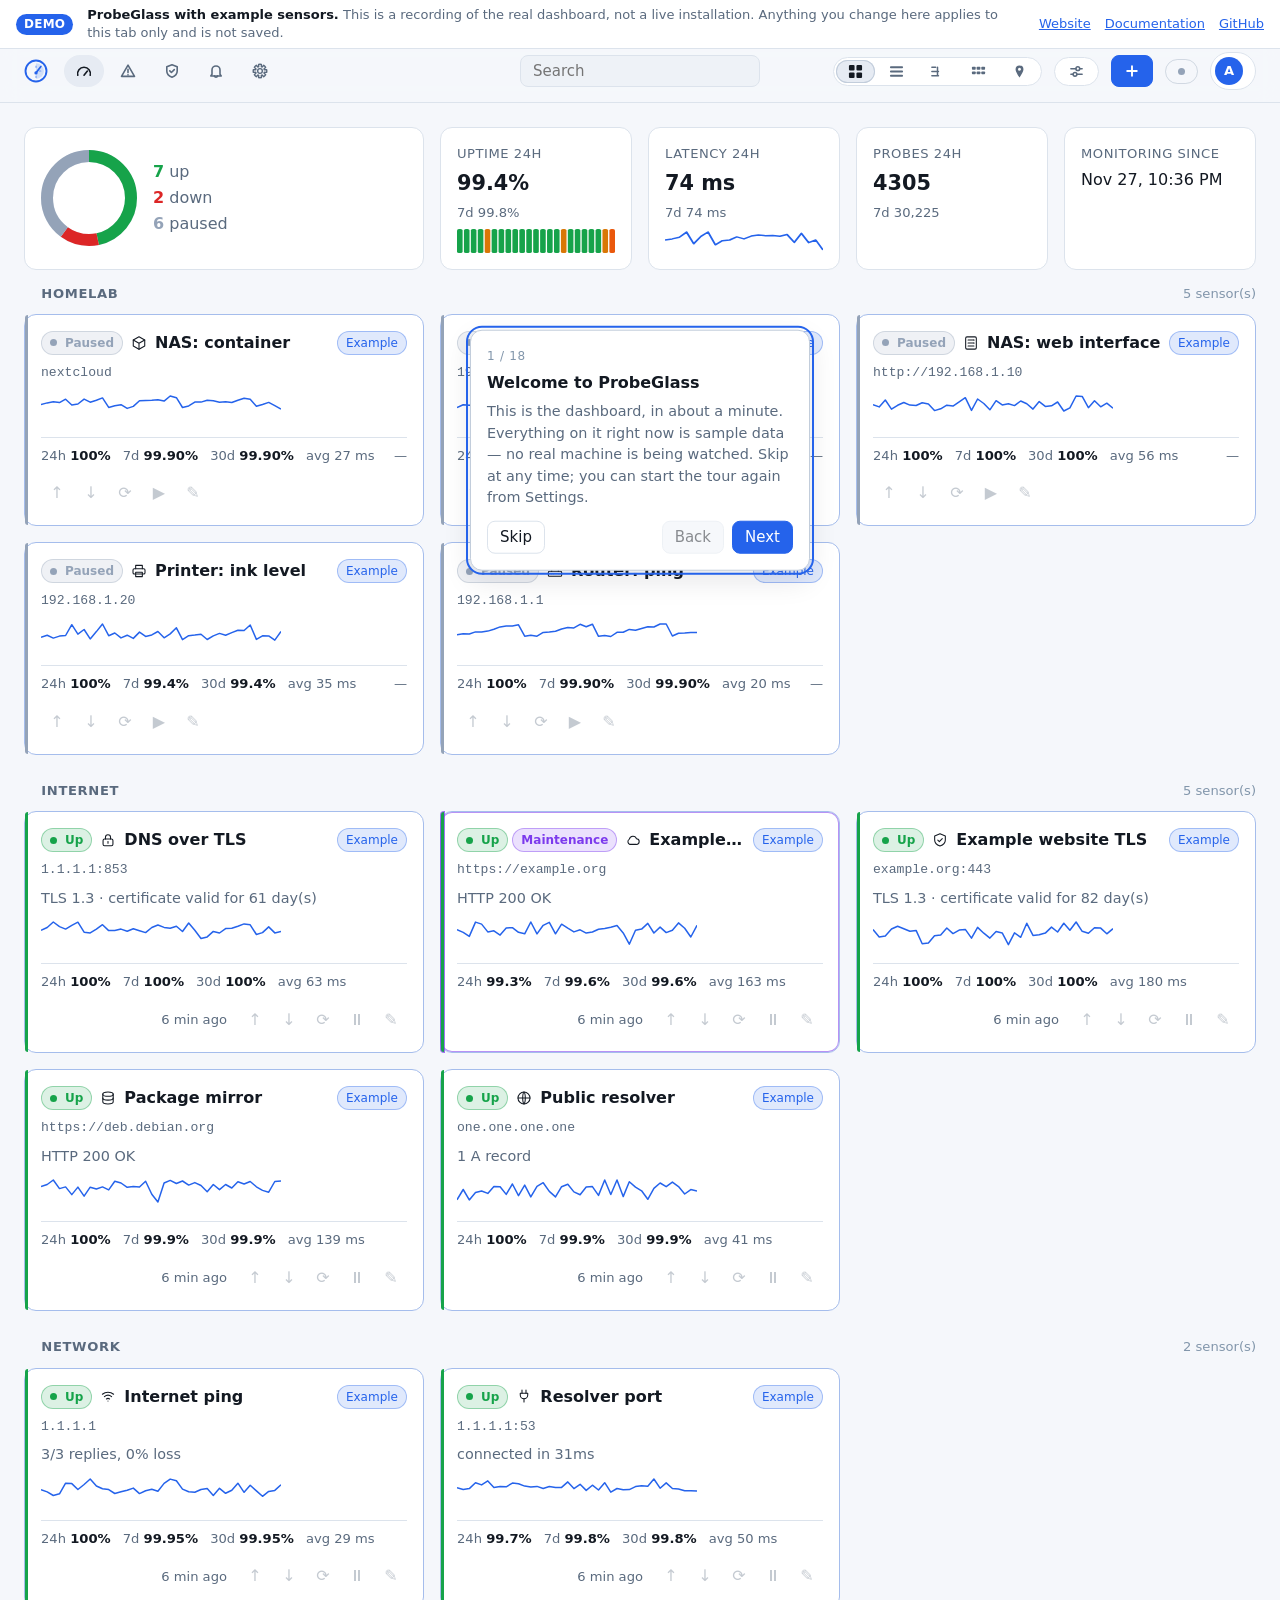
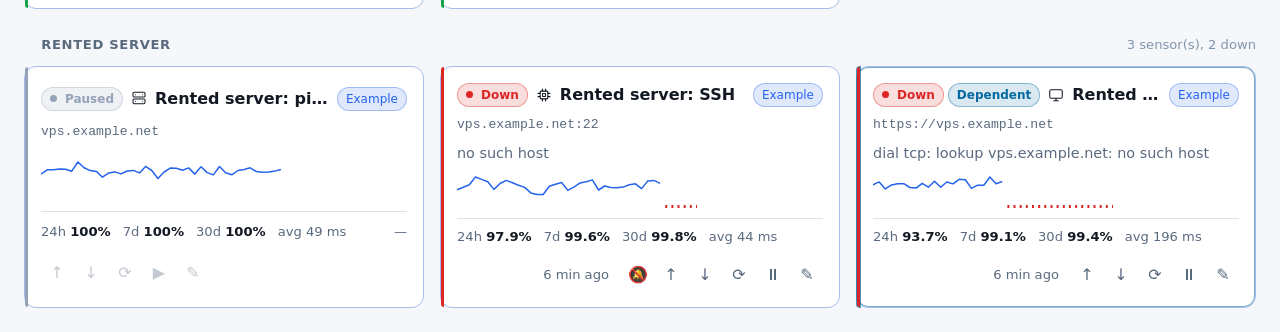
<file: site/demo/index.html>
<!doctype html>
<html lang="en" data-theme="auto" data-accent="azure" data-density="comfortable">
<head>
<meta charset="utf-8">
<meta name="viewport" content="width=device-width, initial-scale=1">
<meta name="color-scheme" content="dark light">
<meta name="description" content="ProbeGlass — a small, self-hosted watchdog for your homelab.">
<title>ProbeGlass — demo</title>
<link rel="icon" href="assets/favicon.svg" type="image/svg+xml">
<link rel="stylesheet" href="assets/style.css">
<!-- The demo's own three files. They are the only thing on this page that
     the product does not serve: the answers recorded while it was built, the shim
     that hands them out, and the strip that says what this is. Everything else is
     internal/web/assets, copied unmodified. -->
<link rel="stylesheet" href="demo.css">
<script src="fixtures.js"></script>
<script src="shim.js"></script>
</head>
<body>
<div class="demo-bar" role="note">
  <span class="demo-tag">Demo</span>
  <span class="demo-text"><strong>ProbeGlass with example sensors.</strong>
    This is a recording of the real dashboard, not a live installation. Anything you
    change here applies to this tab only and is not saved.</span>
  <span class="demo-links">
    <a href="../">Website</a>
    <a href="https://j000k3r.github.io/probeglass-docs/">Documentation</a>
    <a href="https://github.com/j000k3r/probeglass">GitHub</a>
  </span>
</div>

<!-- Shown until the session is known, so the app never flashes a login form at
     an already-authenticated user. -->
<div id="boot" class="boot">
  <div class="spinner" aria-hidden="true"></div>
  <p data-i18n="boot.loading">Loading…</p>
  <!-- watchdog.js replaces the spinner with a real message if the dashboard has
       not finished booting by then. It is only ever seen on a failure. -->
</div>

<!-- ------------------------------------------------------------------ auth -->
<section id="auth" class="auth-view" hidden>
  <form id="auth-form" class="auth-card" autocomplete="on">
    <div class="brand brand-lg">
      <img src="assets/favicon.svg" alt="" width="34" height="34">
      <span>ProbeGlass</span>
    </div>
    <p id="auth-hint" class="muted"></p>

    <!-- Step one: who you are and the password. The strength meter informs
         without policing — the server's eight-character floor is the only rule.
         The name field is above the password in both modes: it is the first
         thing a sign-in asks for everywhere else, and the setup screen has to
         ask it too, since the account it creates needs a name. -->
    <div id="auth-password-step" class="auth-step">
      <label for="auth-username" data-i18n="auth.username">Username</label>
      <input id="auth-username" name="username" type="text" required
             autocomplete="username" maxlength="64" autocapitalize="none"
             autocorrect="off" spellcheck="false">

      <label for="auth-password" data-i18n="auth.password">Password</label>
      <input id="auth-password" name="password" type="password" required
             autocomplete="current-password" minlength="8">
      <div id="auth-meter"></div>

      <div id="auth-confirm-row" hidden>
        <label for="auth-confirm" data-i18n="auth.confirm">Repeat password</label>
        <input id="auth-confirm" name="confirm" type="password"
               autocomplete="new-password" minlength="8">
      </div>
    </div>

    <!-- Step two, sign-in only: the code from the authenticator app. It stays
         hidden until the server says the password was right and a second factor
         is set — so a browser without one never sees a field it cannot fill. -->
    <div id="auth-totp-step" class="auth-step" hidden>
      <p class="muted small" data-i18n="auth.totpHint"></p>
      <label for="auth-code" data-i18n="auth.totpCode">Code</label>
      <input id="auth-code" name="code" type="text" inputmode="numeric"
             autocomplete="one-time-code" maxlength="32" spellcheck="false">
    </div>

    <!-- Step three, setup only: how much of the interface to show first. -->
    <fieldset id="auth-mode-step" class="auth-step mode-pick" hidden>
      <legend data-i18n="auth.modeTitle">How much do you want to see?</legend>
      <label class="mode-card">
        <input type="radio" name="ui-mode" value="simple">
        <span class="mode-name" data-i18n="auth.mode.simple">Simple</span>
        <span class="mode-body" data-i18n="auth.mode.simpleBody"></span>
      </label>
      <label class="mode-card">
        <input type="radio" name="ui-mode" value="advanced">
        <span class="mode-name" data-i18n="auth.mode.advanced">Advanced</span>
        <span class="mode-body" data-i18n="auth.mode.advancedBody"></span>
      </label>
      <p class="muted small" data-i18n="auth.modeHint"></p>
    </fieldset>

    <div class="auth-actions">
      <button class="btn" type="button" id="auth-back" data-i18n="auth.back" hidden>Back</button>
      <button class="btn btn-primary btn-block" type="submit" id="auth-submit"
              data-i18n="auth.signIn">Sign in</button>
    </div>
    <p id="auth-error" class="form-error" role="alert"></p>
  </form>
</section>

<!-- ------------------------------------------------------------------- app -->
<div id="app" hidden>
  <header class="topbar">
    <!-- The bar is three columns — brand and tabs, the search field, the buttons —
         so that the search field sits in the middle of the window rather than at
         the end of whatever the buttons happen to measure today. The two sides
         are wrapped rather than left loose because the middle column is `auto`:
         a field of fixed width only stays centred if the columns beside it are
         given equal shares of what is left over. -->
    <div class="topbar-side">
      <div class="brand">
        <img src="assets/favicon.svg" alt="" width="24" height="24">
        <span class="brand-name">ProbeGlass</span>
      </div>

      <!-- Every tab carries an icon beside its word, and both of them mean the
           same thing. That is not decoration: below the widths the bar can hold
           words at, the words go and the icons stay, so each one has to be able
           to stand alone. The label moves onto the button itself for that reason
           — a hidden word is not read out, and an icon alone has no name. -->
      <nav class="tabs" id="tabs" role="tablist">
        <button class="tab" role="tab" data-route="dashboard" data-i18n-aria="nav.dashboard" data-i18n-title="nav.dashboard" aria-label="Dashboard" title="Dashboard">
          <svg viewBox="0 0 16 16" fill="none" stroke="currentColor" stroke-width="1.6" stroke-linecap="round" stroke-linejoin="round" aria-hidden="true"><path d="M1.8 12.2a6.4 6.4 0 1 1 12.4 0"/><path d="M8 12.2 11.4 8"/></svg>
          <span data-i18n="nav.dashboard">Dashboard</span>
        </button>
        <button class="tab" role="tab" data-route="incidents" data-i18n-aria="nav.incidents" data-i18n-title="nav.incidents" aria-label="Incidents" title="Incidents">
          <svg viewBox="0 0 16 16" fill="none" stroke="currentColor" stroke-width="1.6" stroke-linecap="round" stroke-linejoin="round" aria-hidden="true"><path d="M8 2.2 1.5 13.4h13L8 2.2Z"/><path d="M8 6.4v3.2M8 11.8v.1"/></svg>
          <span data-i18n="nav.incidents">Incidents</span>
        </button>
        <button class="tab" role="tab" data-route="certificates" data-i18n-aria="nav.certificates" data-i18n-title="nav.certificates" aria-label="Certificates" title="Certificates">
          <svg viewBox="0 0 16 16" fill="none" stroke="currentColor" stroke-width="1.6" stroke-linecap="round" stroke-linejoin="round" aria-hidden="true"><path d="M8 1.8 13.2 3.8v4.1c0 3-2.2 5.2-5.2 6.3-3-1.1-5.2-3.3-5.2-6.3V3.8L8 1.8Z"/><path d="M5.8 7.9 7.4 9.5 10.3 6.6"/></svg>
          <span data-i18n="nav.certificates">Certificates</span>
        </button>
        <button class="tab" role="tab" data-route="channels" data-i18n-aria="nav.channels" data-i18n-title="nav.channels" aria-label="Alerts" title="Alerts">
          <svg viewBox="0 0 16 16" fill="none" stroke="currentColor" stroke-width="1.6" stroke-linecap="round" stroke-linejoin="round" aria-hidden="true"><path d="M4 11.2V7a4 4 0 0 1 8 0v4.2l1.2 1.8H2.8L4 11.2Z"/><path d="M6.3 12.9a1.8 1.8 0 0 0 3.4 0"/></svg>
          <span data-i18n="nav.channels">Alerts</span>
        </button>
        <button class="tab" role="tab" data-route="settings" data-i18n-aria="nav.settings" data-i18n-title="nav.settings" aria-label="Settings" title="Settings">
          <svg viewBox="0 0 16 16" fill="none" stroke="currentColor" stroke-width="1.4" stroke-linecap="round" stroke-linejoin="round" aria-hidden="true"><path d="M6.68 3.7L6.62 1.34A6.8 6.8 0 0 1 9.38 1.34L9.32 3.7A4.5 4.5 0 0 1 10.11 4.02L11.73 2.32A6.8 6.8 0 0 1 13.68 4.27L11.98 5.89A4.5 4.5 0 0 1 12.3 6.68L14.66 6.62A6.8 6.8 0 0 1 14.66 9.38L12.3 9.32A4.5 4.5 0 0 1 11.98 10.11L13.68 11.73A6.8 6.8 0 0 1 11.73 13.68L10.11 11.98A4.5 4.5 0 0 1 9.32 12.3L9.38 14.66A6.8 6.8 0 0 1 6.62 14.66L6.68 12.3A4.5 4.5 0 0 1 5.89 11.98L4.27 13.68A6.8 6.8 0 0 1 2.32 11.73L4.02 10.11A4.5 4.5 0 0 1 3.7 9.32L1.34 9.38A6.8 6.8 0 0 1 1.34 6.62L3.7 6.68A4.5 4.5 0 0 1 4.02 5.89L2.32 4.27A6.8 6.8 0 0 1 4.27 2.32L5.89 4.02A4.5 4.5 0 0 1 6.68 3.7ZM5.65 8A2.35 2.35 0 0 1 10.35 8A2.35 2.35 0 0 1 5.65 8Z"/></svg>
          <span data-i18n="nav.settings">Settings</span>
        </button>
      </nav>
    </div>

    <!-- One field, and it looks in everything. What it finds, and what it
         deliberately never looks at, is decided by the server: see
         internal/store/search.go. -->
    <div class="search">
      <input id="search" type="search" data-i18n-placeholder="nav.search"
             data-i18n-aria="nav.search" placeholder="Search" aria-label="Search"
             autocomplete="off" role="combobox"
             aria-expanded="false" aria-controls="search-results">
      <div class="search-results" id="search-results" hidden></div>
    </div>

    <div class="topbar-side topbar-actions">
      <!-- Below ~1133px the four controls in here cannot be held on one line with
           everything else, and the bar wraps — three rows of buttons at 600px, four
           at 440. Rather than give up a line, they give up the row: the same
           elements are laid out as a panel behind the ⋮ beside them, by style.css
           alone. Nothing is moved, rebuilt or copied, so every listener, every
           aria-label and every bit of state a control carries goes on working
           unchanged — and a control that is `display: none` is not in the tab order
           and not read out, which is what a folded-away button has to be. -->
      <div class="topbar-extra" id="topbar-extra">
        <!-- The layout switcher only means anything on the dashboard, so it is only
             on screen there. It is filled from model.Layouts' counterpart in app.js
             and shown or hidden by the router, not by CSS — a control that is
             merely invisible still takes focus and is still read out. -->
        <div class="segmented" id="layout-switcher" role="group"
             data-i18n-aria="nav.layout" aria-label="Dashboard layout" hidden></div>

        <!-- Arranging the header, beside the switcher for the layout underneath it:
             both are about how this dashboard is put together, so they live
             together. The buttons are drawn by widgets.js; the container is empty
             here because which of them there are depends on whether the strip is
             being arranged. It is a sibling of the strip and not a child of it on
             purpose: what is read back as the widget list is
             `#summary > [data-widget]`, and a button with a place in that list
             would be saved as a widget that does not exist. -->
        <div class="widgets-tools" id="widgets-tools" hidden></div>

        <!-- The one action in the bar that makes something, so it keeps the accent
             colour at every width. Below the word-fitting ones it is the plus and a
             title, like everything else here — the word "New sensor" is 92 pixels,
             which is a whole tab. -->
        <button class="btn btn-primary" id="new-sensor" data-i18n-aria="sensor.new" data-i18n-title="sensor.new" aria-label="New sensor" title="New sensor">
          <svg viewBox="0 0 16 16" fill="none" stroke="currentColor" stroke-width="1.9" stroke-linecap="round" aria-hidden="true"><path d="M8 3.2v9.6M3.2 8h9.6"/></svg>
          <span data-i18n="sensor.new">New sensor</span>
        </button>

        <!-- Whether the dashboard is following the probes as they happen, and
             whether the stream carrying them is still up. It used to be that a
             dropped connection looked exactly like a system where nothing had
             gone wrong; this is the one place that tells the two apart, and the
             switch that stops the traffic altogether. The dot is an <i> on
             purpose: the word beside it is what syncLiveChip writes, and a
             data-i18n on the button would put textContent over the dot. -->
        <button class="live-chip" id="live-chip" type="button" data-live="waiting"
                aria-pressed="false" data-i18n-aria="live.label" aria-label="Live updates">
          <i class="live-dot" aria-hidden="true"></i>
          <span class="live-word"></span>
        </button>
      </div><!-- /#topbar-extra -->

      <!-- The search field's own place, once the bar is too narrow to hold the field
           itself. It is not a row of the ⋮: the field is a thing the bar keeps at
           every width, and folding it away with the buttons would be saying that a
           phone cannot search. A magnifier in the row stands in for it, and pressing
           it lays the field over the bar at the full width of it — which is the only
           shape a search field is worth having on a phone. Above ~620px there is no
           magnifier, because the field is right there in the row; see the media
           queries in style.css. -->
      <button class="bar-icon-btn" type="button" id="topbar-search"
              data-i18n-aria="nav.search" data-i18n-title="nav.search"
              aria-label="Search" title="Search">
        <svg viewBox="0 0 16 16" fill="none" stroke="currentColor" stroke-width="1.7" stroke-linecap="round" aria-hidden="true"><circle cx="7.2" cy="7.2" r="4.4"/><path d="M10.6 10.6 14 14"/></svg>
      </button>

      <!-- The ⋮ that stands in for the row above whenever the bar cannot hold it.
           It carries the `hidden` attribute nowhere: CSS is what shows and hides
           it, at the same breakpoint that unfolds the panel, so the two can never
           disagree about which of them is on screen. -->
      <button class="bar-icon-btn" id="topbar-more" type="button" aria-haspopup="true"
              aria-expanded="false" aria-controls="topbar-extra"
              data-i18n-aria="nav.more" data-i18n-title="nav.more"
              aria-label="More" title="More">
        <svg viewBox="0 0 16 16" fill="currentColor" aria-hidden="true"><circle cx="8" cy="3.2" r="1.4"/><circle cx="8" cy="8" r="1.4"/><circle cx="8" cy="12.8" r="1.4"/></svg>
      </button>

      <!-- Who is signed in, top right, where it is looked for. The menu itself is
           built and placed by user.js on open; this holds the button and the
           anchor it hangs from. -->
      <div class="user-area">
        <button class="user-chip" id="user-menu-toggle" type="button"
                aria-haspopup="true" aria-expanded="false">
          <span class="avatar" id="user-avatar" aria-hidden="true"></span>
          <span class="user-chip-name" id="user-chip-name"></span>
        </button>
      </div>
    </div>
  </header>

  <main id="main">
    <!-- dashboard -->
    <section id="view-dashboard" class="view">
      <!-- The header. It is a strip of widgets rather than a fixed row: which
           ones are on it, and in what order, is stored per account and arranged
           by dragging the tiles. The container keeps its id because the tour and
           the tests ring it; only the class changed, from the one fixed strip to
           the grid the tiles now sit in. -->
      <div id="summary" class="widgets"></div>
      <div id="groups" class="groups"></div>
      <div id="dashboard-empty" class="empty" hidden>
        <h2 data-i18n="empty.title">No sensors yet</h2>
        <p class="muted" data-i18n="empty.body">Add your first sensor to start monitoring.</p>
        <button class="btn btn-primary" id="dashboard-new-sensor" data-action="new-sensor" data-i18n="sensor.new">New sensor</button>
      </div>
    </section>

    <!-- incidents -->
    <section id="view-incidents" class="view" hidden>
      <div class="view-head view-head-filters">
        <h1 data-i18n="incidents.title">Incidents</h1>

        <!-- The filter line, on its own row under the heading. It is built from
             the same three parts as the rest of the page — a segmented switch, a
             select and period chips like the sensor detail window — plus one text
             field, so that narrowing the list needs nothing learned. The chips are
             filled in from a table in app.js, the way the detail window does it. -->
        <div class="filter-bar" id="incident-filters">
          <div class="segmented" id="incident-status" role="group"
               data-i18n-aria="filter.status" aria-label="Status">
            <button class="seg-btn" type="button" data-state="" aria-pressed="true"
                    data-i18n="filter.all">All</button>
            <button class="seg-btn" type="button" data-state="open" aria-pressed="false"
                    data-i18n="filter.open">Open</button>
            <button class="seg-btn" type="button" data-state="resolved" aria-pressed="false"
                    data-i18n="filter.resolved">Resolved</button>
          </div>

          <select id="incident-sensor" data-i18n-aria="filter.sensor"
                  aria-label="Sensor"></select>

          <div class="range-picker" id="incident-range" role="group"
               data-i18n-aria="filter.period" aria-label="Period"></div>

          <input type="search" id="incident-query"
                 data-i18n-placeholder="filter.placeholder"
                 placeholder="Cause, sensor or note" aria-label="Search">

          <button class="btn btn-ghost btn-small" id="incident-reset" hidden
                  data-i18n="filter.reset">Reset filter</button>
        </div>
      </div>
      <div id="incident-list" class="table-wrap"></div>
      <div id="incidents-empty" class="empty" hidden>
        <h2 data-i18n="incidents.empty">No incidents</h2>
        <p class="muted" id="incidents-empty-body"
           data-i18n="incidents.emptyBody">Nothing has failed in this window. Keep it that way.</p>
        <!-- When the filter is what emptied the list, saying "nothing has failed"
             would be a lie about the installation. This second line says where the
             emptiness comes from instead, and offers the way back out. -->
        <p class="muted" id="incidents-empty-filtered" hidden
           data-i18n="incidents.emptyFiltered">The filter is hiding everything. Try a wider period, another sensor, or reset it.</p>
      </div>
    </section>

    <!-- certificates -->
    <section id="view-certificates" class="view" hidden>
      <div class="view-head">
        <div>
          <h1 data-i18n="certs.title">Certificates</h1>
          <p class="muted view-intro" data-i18n="certs.intro">Every certificate an HTTPS, TLS-enabled TCP or TLS sensor has seen, soonest to expire first.</p>
        </div>
        <button class="btn btn-ghost btn-small" id="certs-refresh" data-i18n="certs.refresh">Refresh</button>
      </div>
      <!-- The three counts double as the filter: the number is the answer to
           "how bad is it", and pressing it is the way to see those rows. -->
      <div class="segmented cert-filters" id="cert-filters" role="group"
           data-i18n-aria="certs.filterAria" aria-label="Filter certificates">
        <button class="seg-btn" type="button" data-cert-filter="all" aria-pressed="true"
                data-i18n="filter.all">All</button>
        <button class="seg-btn" type="button" data-cert-filter="expired" aria-pressed="false"
                data-i18n="certs.filter.expired">Expired</button>
        <button class="seg-btn" type="button" data-cert-filter="soon" aria-pressed="false"
                data-i18n="certs.filter.soon">Expiring within 30 days</button>
        <button class="seg-btn" type="button" data-cert-filter="valid" aria-pressed="false"
                data-i18n="certs.filter.valid">Valid</button>
      </div>
      <p class="certs-summary muted" id="certs-summary"></p>
      <div id="cert-list" class="table-wrap"></div>
      <div id="certs-empty" class="empty" hidden>
        <h2 data-i18n="certs.empty">No certificates yet</h2>
        <p class="muted" data-i18n="certs.emptyBody">A certificate appears here the first time an HTTPS, TLS-enabled TCP or TLS sensor completes a handshake.</p>
      </div>
      <div id="certs-empty-filtered" class="empty" hidden>
        <h2 data-i18n="certs.emptyFiltered">No certificate matches this filter</h2>
      </div>
    </section>

    <!-- alert channels -->
    <section id="view-channels" class="view" hidden>
      <div class="view-head">
        <h1 data-i18n="channels.title">Alert channels</h1>
        <button class="btn btn-primary" id="new-channel" data-i18n="channels.new">New channel</button>
      </div>
      <div id="channel-list" class="cards"></div>
      <div id="channels-empty" class="empty" hidden>
        <h2 data-i18n="channels.empty">No channels</h2>
        <p class="muted" data-i18n="channels.emptyBody">Add Telegram, Discord, Matrix, ntfy, Slack or a webhook to be told when something breaks.</p>
      </div>
    </section>

    <!-- settings -->
    <section id="view-settings" class="view" hidden>
      <h1 data-i18n="settings.title">Settings</h1>
      <div id="settings-body"></div>
      <!-- The way out of the dashboard. It stands outside #settings-body for the
           same reason the h1 does: that div is rewritten from top to bottom every
           time a panel changes, and a footer inside it would go with it. Every link
           leaves the installation, so each one opens its own tab and carries
           rel="noopener noreferrer" — a page that can reach back into this window
           is a page the dashboard did not need to trust. -->
      <footer class="settings-footer">
        <nav class="settings-links" data-i18n-aria="settings.linksAria">
          <a href="https://j000k3r.github.io/probeglass-website/" target="_blank" rel="noopener noreferrer" data-i18n="settings.link.website">Website</a>
          <a href="https://j000k3r.github.io/probeglass-docs/" target="_blank" rel="noopener noreferrer" data-i18n="settings.link.docs">Documentation</a>
          <a href="https://github.com/j000k3r/probeglass" target="_blank" rel="noopener noreferrer" data-i18n="settings.link.github">Source on GitHub</a>
          <a href="https://github.com/j000k3r/probeglass/blob/main/LICENSE" target="_blank" rel="noopener noreferrer" data-i18n="settings.link.licence">MIT licence</a>
        </nav>
        <p class="panel-hint" data-i18n="settings.linksHint">The manual, the project website and the source. The dashboard works without any of them — these are what to read when a check or a setting is not doing what you expected.</p>
      </footer>
    </section>
  </main>
</div>

<!-- ----------------------------------------------------------- detail view -->
<dialog id="detail" class="sheet" tabindex="-1" aria-labelledby="detail-title">
  <div class="sheet-head">
    <h2 id="detail-title"></h2>
    <!-- The pill follows the sensor while the window is open, and only the pill:
         redrawing the body would rescale the latency curve under whoever is
         reading it. The notice below says how much has happened since. -->
    <span id="detail-status" class="pill"></span>
    <button class="icon-btn" data-close data-i18n-aria="common.close" aria-label="Close">&times;</button>
  </div>
  <div class="sheet-actions" id="detail-actions"></div>
  <button type="button" id="detail-notice" class="detail-notice" hidden></button>
  <div id="detail-body"></div>
</dialog>

<!-- ----------------------------------------------------------------- modal -->
<dialog id="modal" class="sheet">
  <form id="modal-form" method="dialog">
    <div class="sheet-head">
      <h2 id="modal-title"></h2>
      <button class="icon-btn" id="modal-x" type="button" data-close data-i18n-aria="common.close" aria-label="Close">&times;</button>
    </div>
    <div id="modal-body" class="sheet-body"></div>
    <p id="modal-error" class="form-error" role="alert"></p>
    <div class="sheet-foot">
      <button class="btn" type="button" id="modal-cancel" data-close data-i18n="common.cancel">Cancel</button>
      <button class="btn btn-ghost" type="button" id="modal-test" data-i18n="sensor.test">Test</button>
      <button class="btn btn-primary" type="submit" id="modal-save" data-i18n="common.save">Save</button>
    </div>
  </form>
</dialog>

<!-- ------------------------------------------------------------- site modal -->
<!-- The site editor, as a dialog of its own. A sensor is often the moment
     somebody first knows where it stands, so the sensor form offers to make the
     place — and the offer opens this window rather than repeating the fields
     inline. The fields it repeats would be a second copy to keep in step, and
     the copy the sensor form used to carry had no coordinates, no hint and its
     own field names. This is the same window Settings → Sites opens, over the
     top of the sensor form, which stays behind it untouched.

     It has to be a second element and not a second use of the first: a dialog
     that is already open cannot be shown modally again. -->
<dialog id="modal-site" class="sheet">
  <form id="site-form" method="dialog">
    <div class="sheet-head">
      <h2 id="site-title"></h2>
      <button class="icon-btn" id="site-x" type="button" data-close data-i18n-aria="common.close" aria-label="Close">&times;</button>
    </div>
    <div id="site-body" class="sheet-body"></div>
    <p id="site-error" class="form-error" role="alert"></p>
    <div class="sheet-foot">
      <button class="btn" type="button" id="site-cancel" data-close data-i18n="common.cancel">Cancel</button>
      <button class="btn btn-primary" type="submit" id="site-save" data-i18n="common.save">Save</button>
    </div>
  </form>
</dialog>

<!-- ---------------------------------------------------- maintenance modal -->
<!-- The window editor. A third dialog rather than a second use of one of the
     other two, for the reason the site editor is a second: showModal() on a
     dialog that is already open throws, and the sensor form is a plausible
     thing to have open while somebody remembers they meant to announce the
     outage it is about. -->
<dialog id="modal-window" class="sheet sheet-narrow">
  <form id="window-form" method="dialog">
    <div class="sheet-head">
      <h2 id="window-title"></h2>
      <button class="icon-btn" id="window-x" type="button" data-close data-i18n-aria="common.close" aria-label="Close">&times;</button>
    </div>
    <div id="window-body" class="sheet-body"></div>
    <p id="window-error" class="form-error" role="alert"></p>
    <div class="sheet-foot">
      <button class="btn" type="button" id="window-cancel" data-close data-i18n="common.cancel">Cancel</button>
      <button class="btn btn-primary" type="submit" id="window-save" data-i18n="common.save">Save</button>
    </div>
  </form>
</dialog>

<!-- ---------------------------------------------------------- group modal -->
<!-- The group editor. A fourth dialog, for the reason the other three are separate
     elements: showModal() on an open dialog throws, and Settings is a page where
     somebody may well have another one open. It edits what is *about* a group —
     its symbol, its colour and where it stands in the order — and never the group
     itself, which is a word typed on a sensor and is not a row anywhere. The name
     is shown and not editable: renaming it here would mean renaming it on every
     sensor that carries it, and those are sensors, not headings. -->
<dialog id="modal-group" class="sheet sheet-narrow">
  <form id="group-form" method="dialog">
    <div class="sheet-head">
      <h2 id="group-title"></h2>
      <button class="icon-btn" id="group-x" type="button" data-close data-i18n-aria="common.close" aria-label="Close">&times;</button>
    </div>
    <div id="group-body" class="sheet-body"></div>
    <p id="group-error" class="form-error" role="alert"></p>
    <div class="sheet-foot">
      <button class="btn" type="button" id="group-cancel" data-close data-i18n="common.cancel">Cancel</button>
      <button class="btn btn-primary" type="submit" id="group-save" data-i18n="common.save">Save</button>
    </div>
  </form>
</dialog>

<!-- ------------------------------------------------------------ sensor catalogue -->
<!-- The type field opens this instead of a corner panel. It is the whole list of
     sensors — grouped and searchable — plus the device templates, which add a
     set of sensors for one box at once. A template is a starting point: every
     check it proposes is a checkbox, and every sensor it creates is an ordinary
     one that can be edited afterwards. -->
<dialog id="modal-catalog" class="sheet" aria-labelledby="catalog-title">
  <div class="sheet-head">
    <h2 id="catalog-title" data-i18n="catalog.title">Sensor catalogue</h2>
    <button class="icon-btn" type="button" data-close data-i18n-aria="common.close" aria-label="Close">&times;</button>
  </div>
  <div class="catalog-tabs" role="tablist" data-i18n-aria="catalog.title">
    <button type="button" class="chip chip-choice" role="tab" data-catalog-tab="templates"
            aria-selected="true" data-i18n="catalog.templates"></button>
    <button type="button" class="chip chip-choice" role="tab" data-catalog-tab="sensors"
            aria-selected="false" data-i18n="catalog.sensors"></button>
    <!-- The scan is a way into the catalogue rather than a source of templates:
         it finds the devices first and then offers the checks. Its own tab keeps
         it beside the other two entrances instead of hiding it behind a filter. -->
    <button type="button" class="chip chip-choice" role="tab" data-catalog-tab="scan"
            aria-selected="false" data-i18n="catalog.scan"></button>
  </div>
  <div class="sheet-body" id="catalog-body"></div>
  <p id="catalog-error" class="form-error" role="alert"></p>
  <div class="sheet-foot">
    <button class="btn" type="button" id="catalog-cancel" data-close data-i18n="common.cancel">Cancel</button>
    <button class="btn btn-primary" type="button" id="catalog-add" hidden></button>
  </div>
</dialog>

<dialog id="modal-scan" class="sheet" aria-labelledby="scan-title">
  <div class="sheet-head">
    <h2 id="scan-title" data-i18n="scan.title">Scan network</h2>
    <button class="icon-btn" type="button" data-close data-i18n-aria="common.close" aria-label="Close">&times;</button>
  </div>
  <div class="sheet-body">
    <div class="grid-2">
      <label class="field"><span data-i18n="scan.network">Network (CIDR)</span>
        <input id="scan-cidr" type="text" placeholder="192.168.1.0/24" autocomplete="off" spellcheck="false"></label>
      <label class="field"><span data-i18n="scan.group">Group for the new sensors</span>
        <input id="scan-group" type="text" value="Scanned" autocomplete="off"></label>
    </div>
    <p class="muted small" data-i18n="scan.networkHint"></p>
    <section class="catalog-credentials">
      <h3 data-i18n="scan.snmp">SNMP credentials (optional)</h3>
      <div id="scan-options"></div>
      <p class="muted small" data-i18n="scan.snmpHint"></p>
    </section>
    <div class="form-actions">
      <button class="btn btn-primary" type="button" id="scan-start"></button>
    </div>
    <p class="muted small" id="scan-status"></p>
    <p class="form-error" id="scan-error" role="alert"></p>
    <div class="scan-results" id="scan-results"></div>
  </div>
  <div class="sheet-foot">
    <button class="btn" type="button" data-close data-i18n="common.cancel">Cancel</button>
    <button class="btn btn-primary" type="button" id="scan-add" disabled></button>
  </div>
</dialog>

<dialog id="modal-status-sensors" class="sheet sheet-narrow" aria-labelledby="status-sensors-title">
  <div class="sheet-head">
    <h2 id="status-sensors-title"></h2>
    <button class="icon-btn" type="button" data-close data-i18n-aria="common.close" aria-label="Close">&times;</button>
  </div>
  <div class="sheet-body">
    <p class="muted small" data-i18n="status.assignHint">Only the ticked sensors appear in this section.</p>
    <div class="status-tools">
      <input type="search" id="status-sensors-search" data-i18n-placeholder="status.assignFilter"
             placeholder="Filter sensors" aria-label="Filter sensors">
      <button class="btn btn-ghost btn-small" type="button" data-assign-all="1"
              data-i18n="status.assignAll">Select all</button>
      <button class="btn btn-ghost btn-small" type="button" data-assign-all="0"
              data-i18n="status.assignNone">Select none</button>
    </div>
    <div class="status-sensors" id="status-sensors-pick"></div>
  </div>
  <div class="sheet-foot">
    <button class="btn" type="button" data-close data-i18n="common.cancel">Cancel</button>
    <button class="btn btn-primary" type="button" id="status-sensors-apply"></button>
  </div>
</dialog>

<dialog id="modal-group-delete" class="sheet sheet-narrow" aria-labelledby="group-delete-title">
  <div class="sheet-head">
    <h2 id="group-delete-title"></h2>
    <button class="icon-btn" type="button" data-close data-i18n-aria="common.close" aria-label="Close">&times;</button>
  </div>
  <div class="sheet-body" id="group-delete-body"></div>
  <p id="group-delete-error" class="form-error" role="alert"></p>
  <div class="sheet-foot">
    <button class="btn" type="button" data-close data-i18n="common.cancel">Cancel</button>
    <button class="btn btn-danger" type="button" id="group-delete-confirm"></button>
  </div>
</dialog>

<!-- --------------------------------------------------------- widget picker -->
<!-- What else there is to put in the header. It is a window of its own rather
     than dashed tiles inside the strip: the strip is what the dashboard looks
     like, and an offer of things it does not contain should not be drawn as a
     row of broken tiles in the middle of it. The rows are built by widgets.js
     from the same registry the strip is built from, so a widget cannot be
     listed here and be missing there. Choosing one adds it at the end; the
     arrows in the tile and the list in Settings are what put it in place. -->
<dialog id="widget-picker" class="sheet sheet-narrow" tabindex="-1"
        aria-labelledby="widget-picker-title">
  <div class="sheet-head">
    <h2 id="widget-picker-title" data-i18n="widgets.add">Add a widget</h2>
    <button class="icon-btn" type="button" data-close data-i18n-aria="common.close" aria-label="Close">&times;</button>
  </div>
  <p class="sheet-note muted small" data-i18n="widgets.addHint"></p>
  <ul class="widget-picks" id="widget-picker-list"></ul>
</dialog>

<div id="toasts" class="toasts" aria-live="polite"></div>

<!-- Loaded first and on its own: if app.js or anything it imports fails to parse
     or to load, this is the only code left running, and it is what turns the
     spinner into an explanation. -->
<script type="module" src="assets/watchdog.js"></script>
<script type="module" src="assets/app.js"></script>
</body>
</html>
</file>
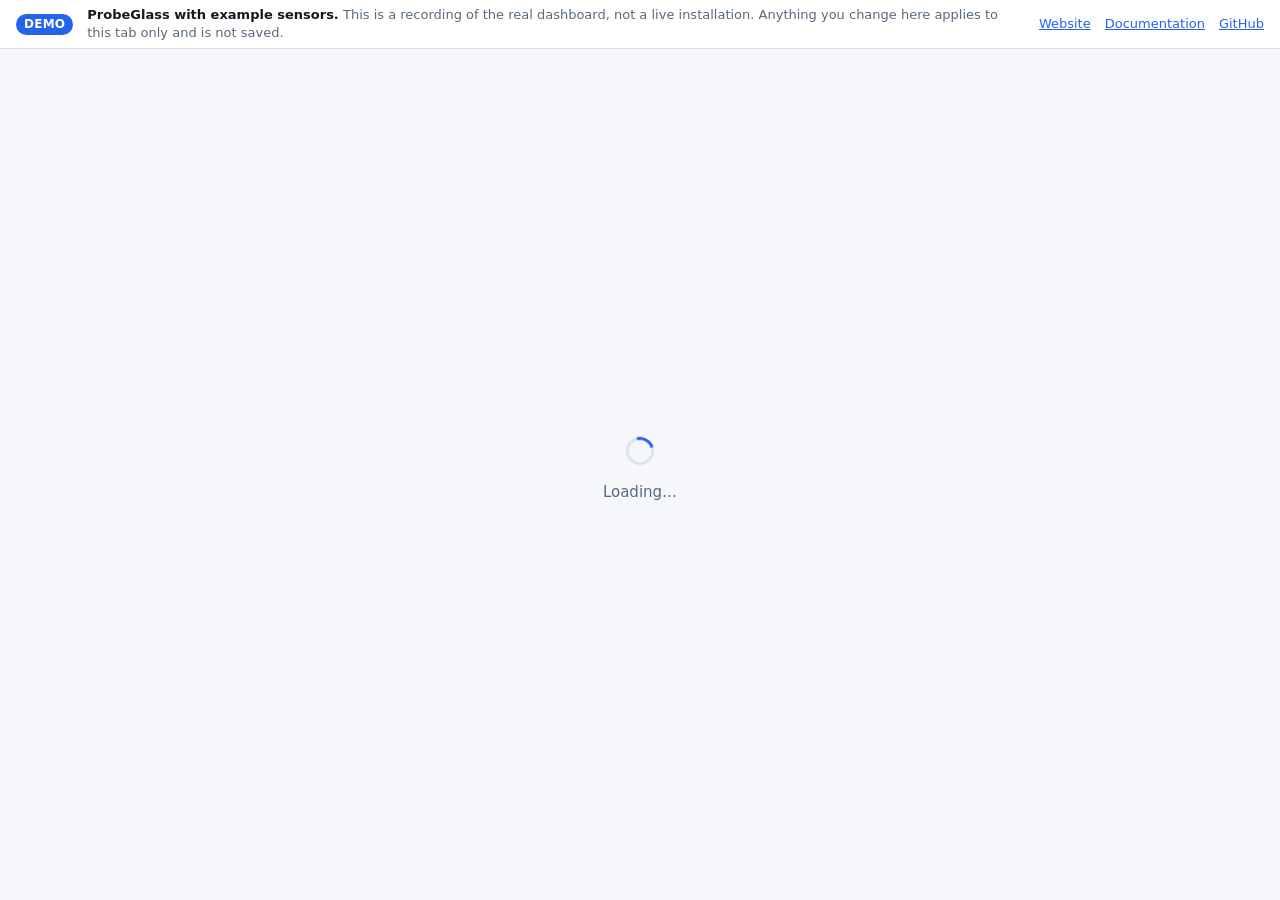
<file: site/demo.html>
<!doctype html>
<html lang="en">
<head>
<meta charset="utf-8">
<meta name="viewport" content="width=device-width, initial-scale=1">
<title>ProbeGlass — demo</title>
<link rel="canonical" href="demo/">
<meta http-equiv="refresh" content="0; url=demo/">
<meta name="robots" content="noindex">
<link rel="icon" href="img/favicon.svg" type="image/svg+xml">
<style>
  :root { color-scheme: light dark; }
  body {
    margin: 0; min-height: 100vh; display: grid; place-items: center;
    font: 16px/1.6 -apple-system, BlinkMacSystemFont, "Segoe UI", system-ui, sans-serif;
    background: #f6f7f9; color: #1b1f24;
  }
  main { max-width: 34rem; padding: 2rem; text-align: center; }
  h1 { font-size: 1.25rem; margin: 0 0 .5rem; }
  p { margin: 0 0 1rem; color: #4a5560; }
  a { color: #1f6feb; }
  @media (prefers-color-scheme: dark) {
    body { background: #101418; color: #e6e9ec; }
    p { color: #9aa4ae; }
    a { color: #6ea8fe; }
  }
</style>
</head>
<body>
<main>
  <h1>The demo has moved</h1>
  <p>
    It is now served from <a href="demo/">demo/</a>, and it is the real
    dashboard: the same files the container serves, with example sensors behind
    it. This page forwards you there.
  </p>
  <p><a href="demo/">Continue to the demo</a></p>
</main>
</body>
</html>
</file>
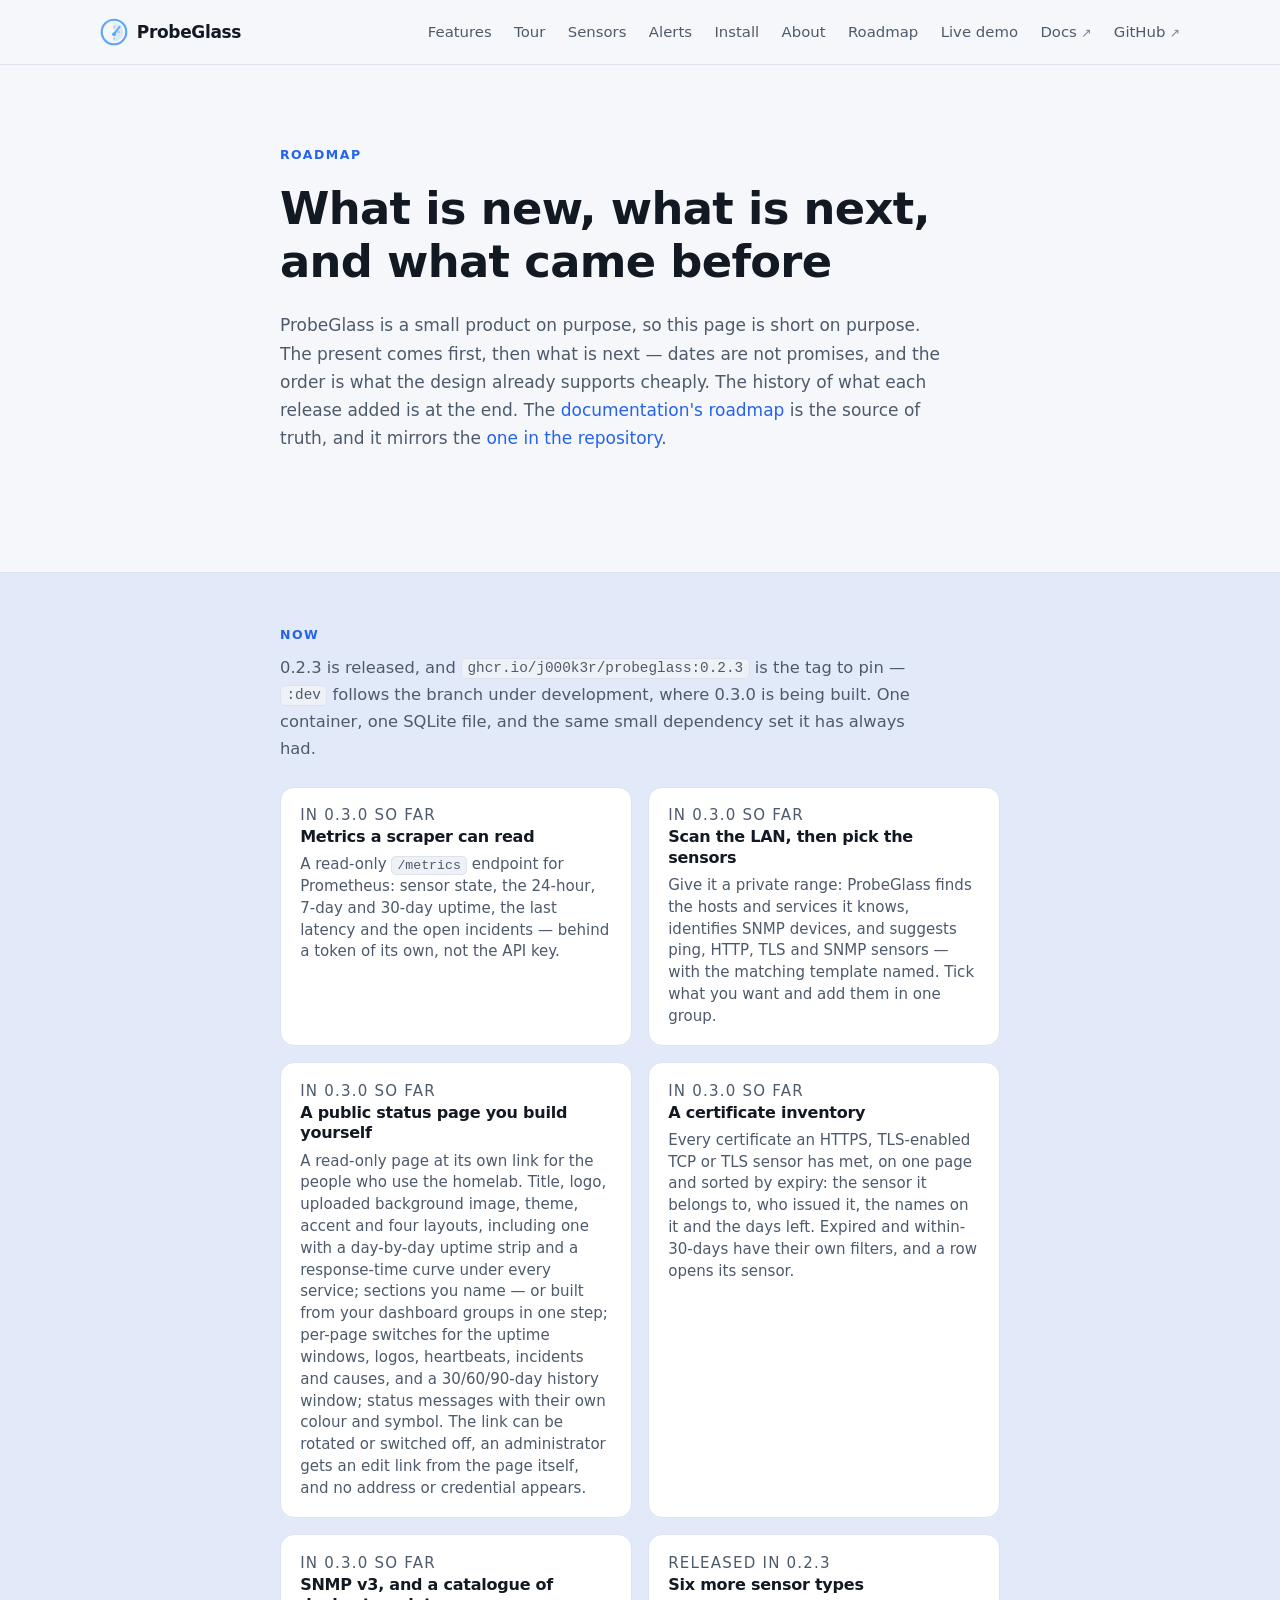
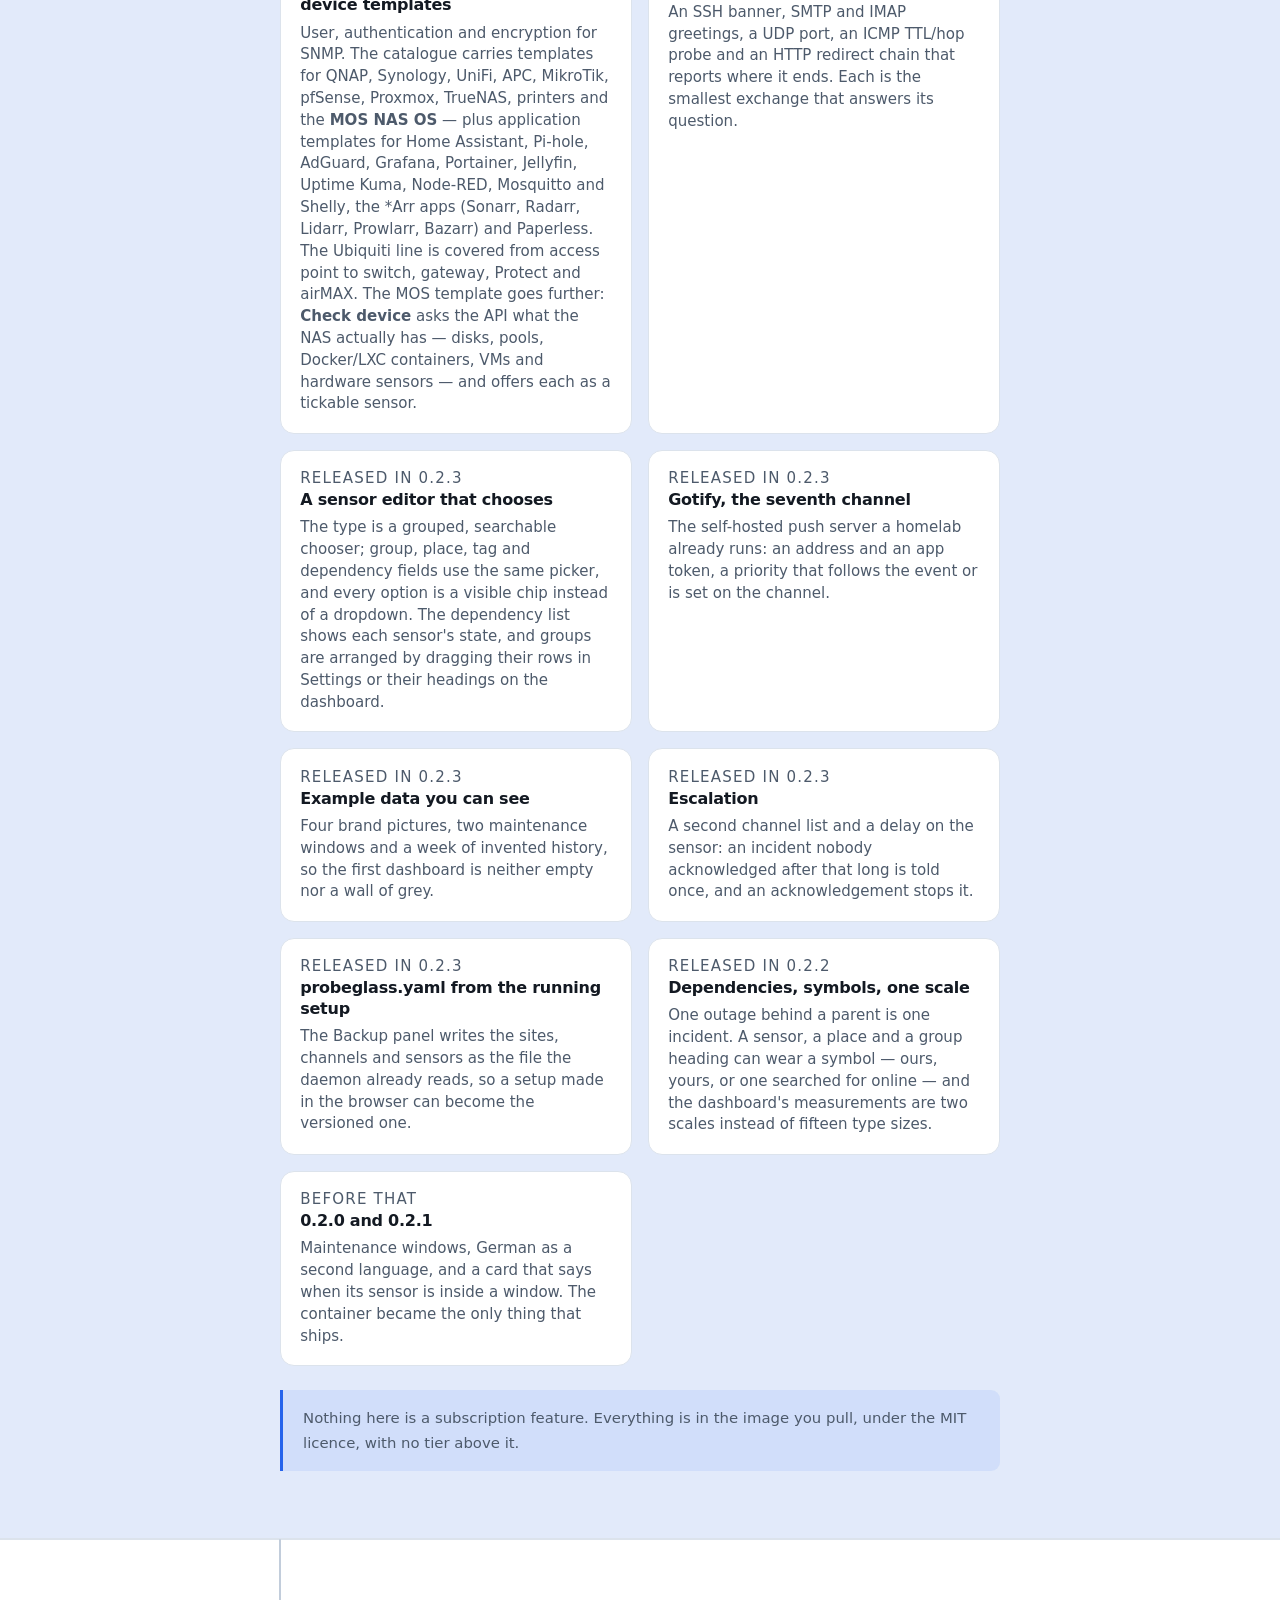
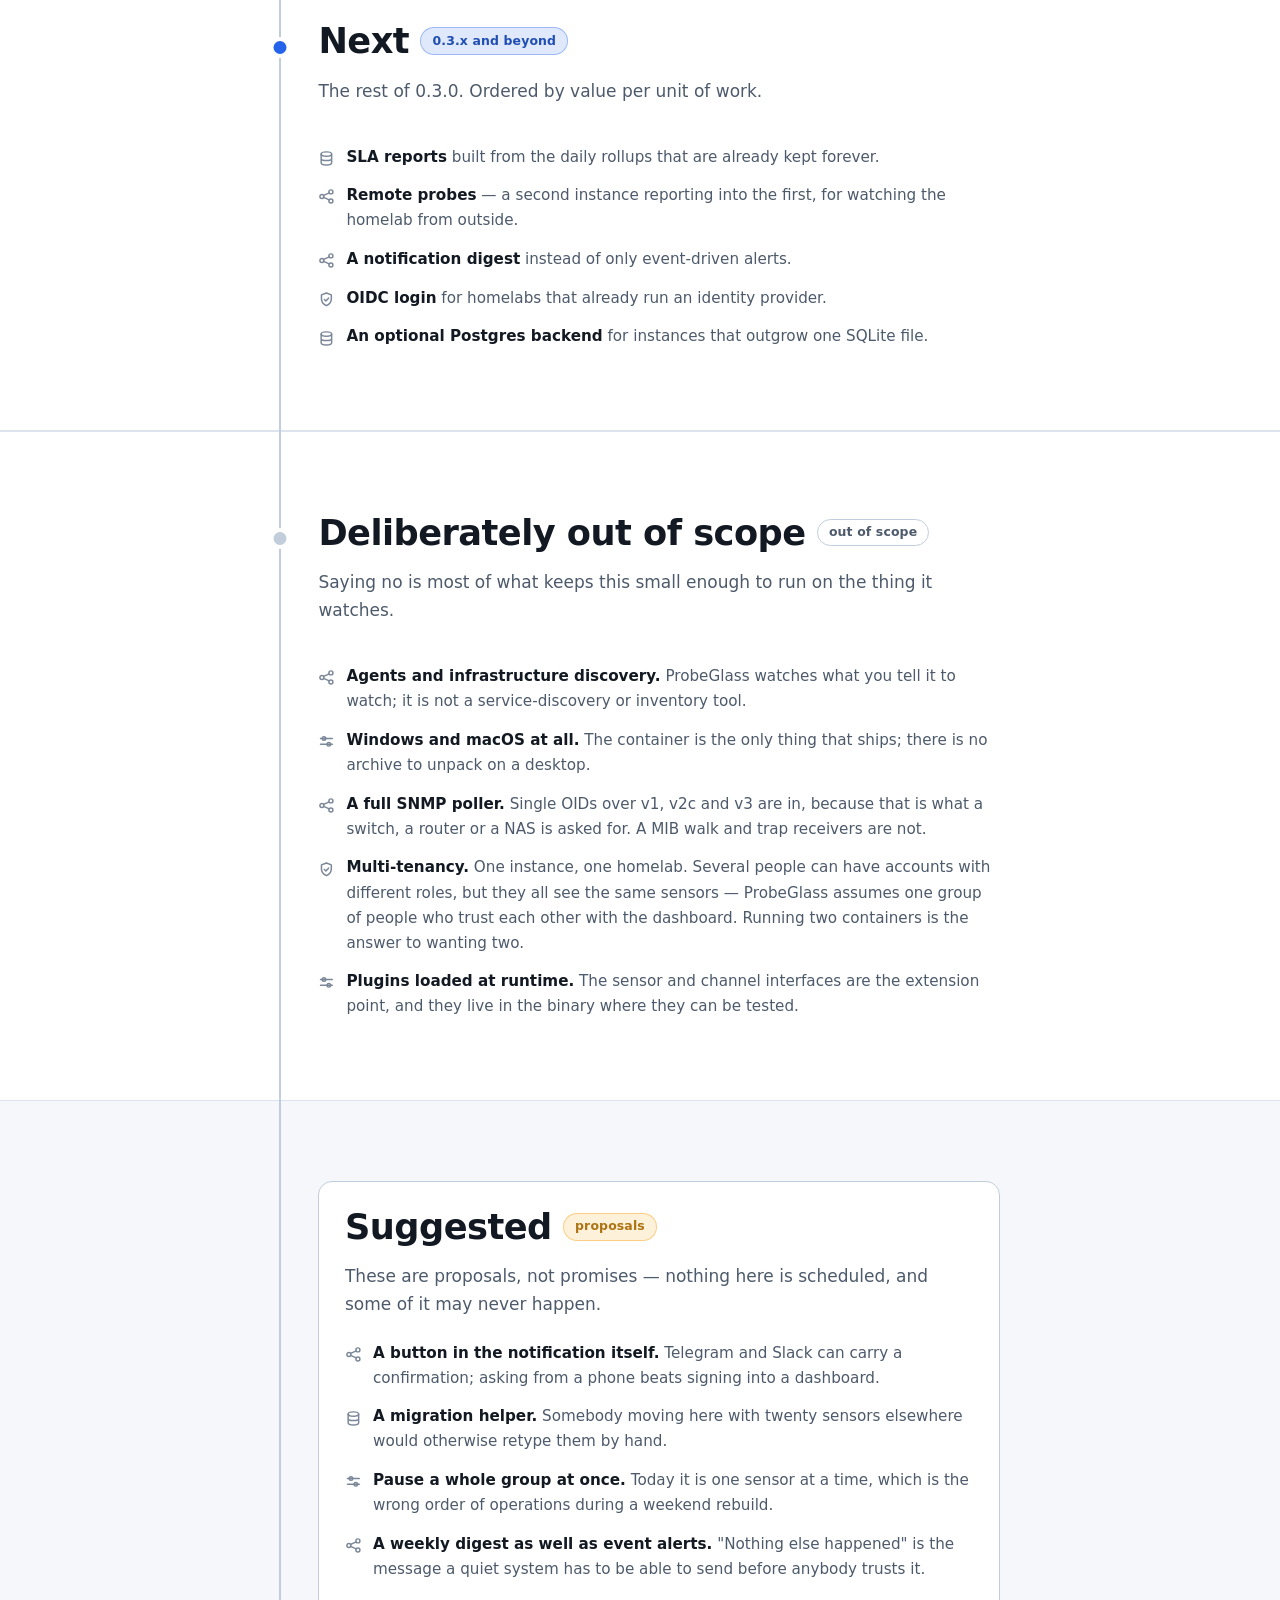
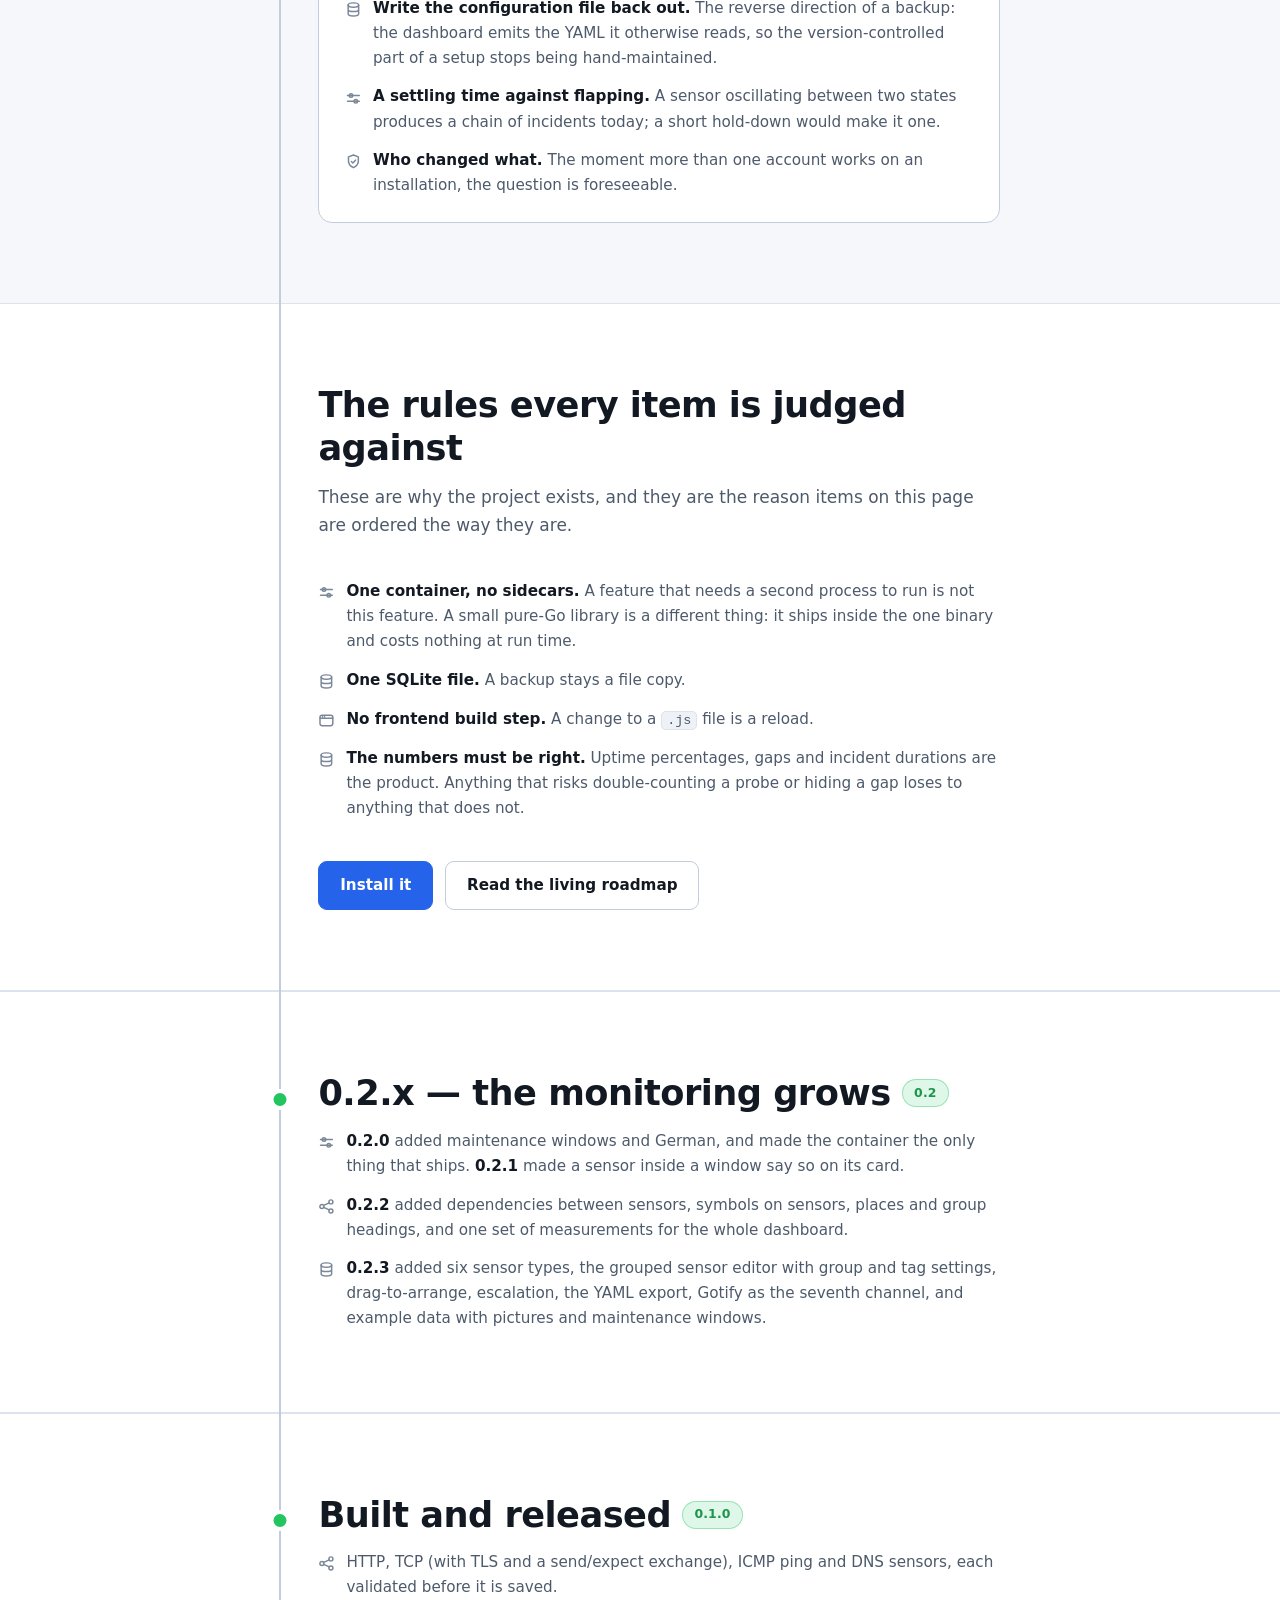
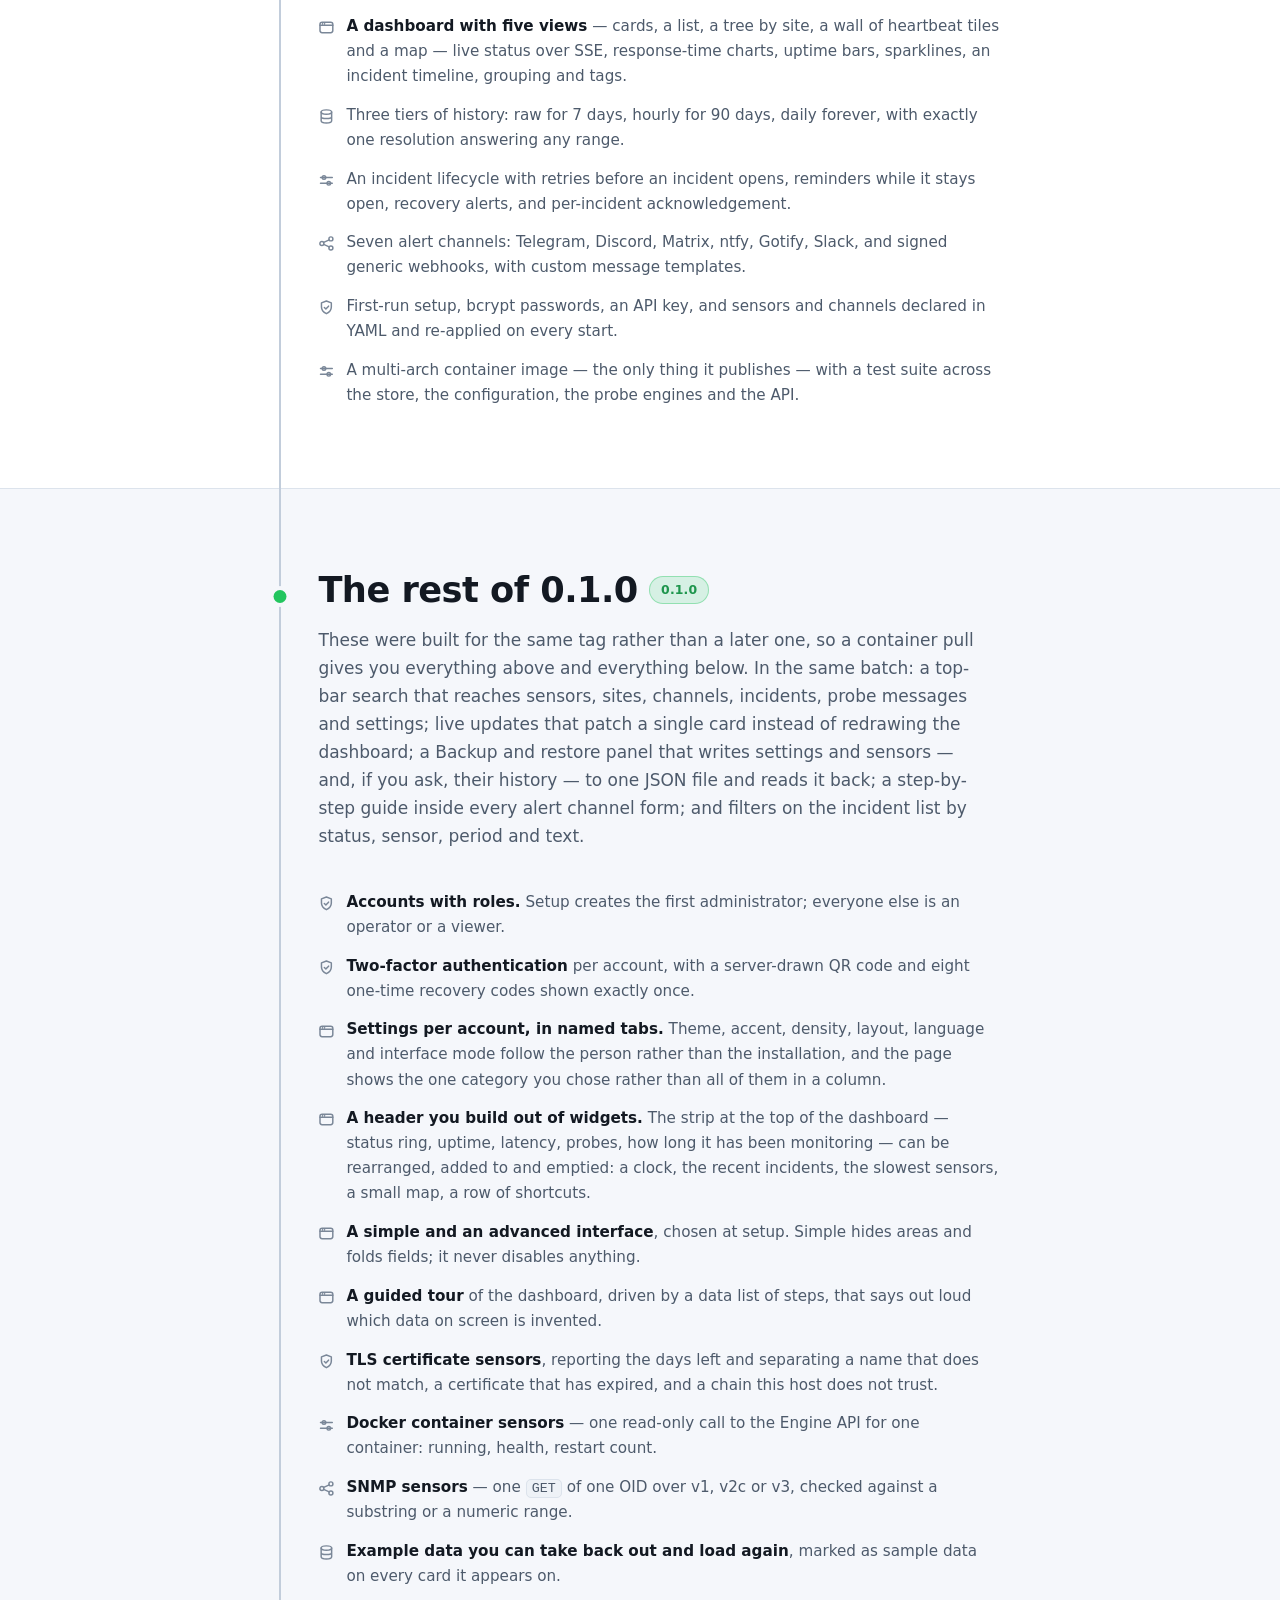
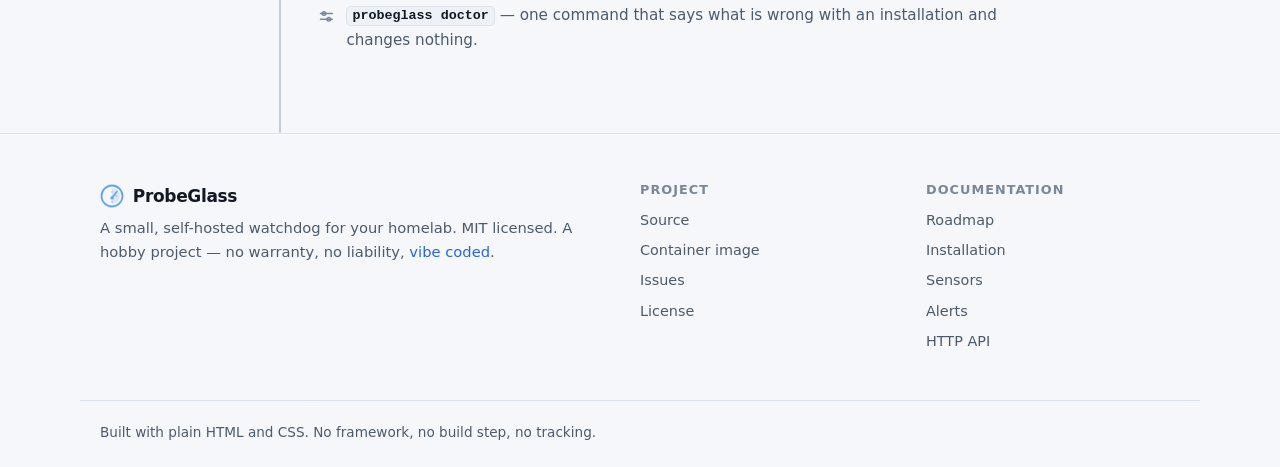
<file: site/roadmap.html>
<!doctype html>
<html lang="en">
<head>
<meta charset="utf-8">
<meta name="viewport" content="width=device-width, initial-scale=1">
<meta name="color-scheme" content="dark light">
<title>ProbeGlass — roadmap</title>
<meta name="description" content="What is new in ProbeGlass, what is next, what is deliberately out of scope, and what each release added — with the four constraints every item is judged against.">
<link rel="icon" href="img/favicon.svg" type="image/svg+xml">
<link rel="stylesheet" href="assets/style.css">

<meta property="og:type" content="website">
<meta property="og:title" content="ProbeGlass — roadmap">
<meta property="og:description" content="What exists, what is next, and what is deliberately out of scope.">
<meta property="og:image" content="img/social-card.svg">
<meta name="twitter:card" content="summary_large_image">
</head>
<body>

<a class="skip" href="#main">Skip to content</a>

<header class="topbar">
  <div class="wrap topbar-inner">
    <a class="brand" href="index.html">
      <img src="img/logo.svg" alt="" width="28" height="28">
      <span>ProbeGlass</span>
    </a>

    <button class="nav-toggle" id="nav-toggle" aria-expanded="false" aria-controls="nav">
      <span class="sr-only">Menu</span>
      <span class="nav-bars" aria-hidden="true"></span>
    </button>

    <nav class="nav" id="nav">
      <a href="index.html#features">Features</a>
      <a href="index.html#tour">Tour</a>
      <a href="index.html#sensors">Sensors</a>
      <a href="index.html#alerts">Alerts</a>
      <a href="index.html#install">Install</a>
      <a href="index.html#about">About</a>
      <a href="roadmap.html" aria-current="page">Roadmap</a>
      <a href="demo.html">Live demo</a>
      <a class="nav-ext" href="https://j000k3r.github.io/probeglass-docs/">Docs</a>
      <a class="nav-ext" href="https://github.com/j000k3r/probeglass">GitHub</a>
    </nav>
  </div>
</header>

<main id="main" class="roadmap">

<!-- ----------------------------------------------------------------- intro -->
<section class="section">
  <div class="wrap narrow">
    <p class="eyebrow">Roadmap</p>
    <h1>What is new, what is next, and what came before</h1>
    <p class="section-lede">
      ProbeGlass is a small product on purpose, so this page is short on
      purpose. The present comes first, then what is next — dates are not
      promises, and the order is what the design already supports cheaply. The
      history of what each release added is at the end. The
      <a href="https://j000k3r.github.io/probeglass-docs/development/roadmap">documentation's
      roadmap</a> is the source of truth, and it mirrors the
      <a href="https://github.com/j000k3r/probeglass/blob/main/docs/ROADMAP.md">one
      in the repository</a>.
    </p>
  </div>
</section>

<!-- -------------------------------------------------------------------- now -->
<section class="roadmap-now">
  <div class="wrap narrow">
    <p class="eyebrow">Now</p>
    <p class="roadmap-now-text">
      0.2.3 is released, and <code>ghcr.io/j000k3r/probeglass:0.2.3</code> is the
      tag to pin — <code>:dev</code> follows the branch under development, where
      0.3.0 is being built. One container, one SQLite file, and the same small
      dependency set it has always had.
    </p>

    <div class="now-grid">
      <article class="now-card">
        <p class="now-kicker">In 0.3.0 so far</p>
        <h3>Metrics a scraper can read</h3>
        <p>A read-only <code>/metrics</code> endpoint for Prometheus: sensor state,
        the 24-hour, 7-day and 30-day uptime, the last latency and the open
        incidents — behind a token of its own, not the API key.</p>
      </article>
      <article class="now-card">
        <p class="now-kicker">In 0.3.0 so far</p>
        <h3>Scan the LAN, then pick the sensors</h3>
        <p>Give it a private range: ProbeGlass finds the hosts and services it
        knows, identifies SNMP devices, and suggests ping, HTTP, TLS and SNMP
        sensors — with the matching template named. Tick what you want and add
        them in one group.</p>
      </article>
      <article class="now-card">
        <p class="now-kicker">In 0.3.0 so far</p>
        <h3>A public status page you build yourself</h3>
        <p>A read-only page at its own link for the people who use the homelab.
        Title, logo, uploaded background image, theme, accent and four layouts,
        including one with a day-by-day uptime strip and a response-time curve
        under every service; sections you name — or built from your dashboard
        groups in one step; per-page switches for the uptime windows, logos,
        heartbeats, incidents and causes, and a 30/60/90-day history window;
        status messages with their own colour and symbol.
        The link can be rotated or switched off, an administrator gets an edit
        link from the page itself, and no address or credential appears.</p>
      </article>
      <article class="now-card">
        <p class="now-kicker">In 0.3.0 so far</p>
        <h3>A certificate inventory</h3>
        <p>Every certificate an HTTPS, TLS-enabled TCP or TLS sensor has met, on
        one page and sorted by expiry: the sensor it belongs to, who issued it,
        the names on it and the days left. Expired and within-30-days have their
        own filters, and a row opens its sensor.</p>
      </article>
      <article class="now-card">
        <p class="now-kicker">In 0.3.0 so far</p>
        <h3>SNMP v3, and a catalogue of device templates</h3>
        <p>User, authentication and encryption for SNMP. The catalogue carries
        templates for QNAP, Synology, UniFi, APC, MikroTik, pfSense, Proxmox,
        TrueNAS, printers and the <strong>MOS NAS OS</strong> — plus application
        templates for Home Assistant, Pi-hole, AdGuard, Grafana, Portainer,
        Jellyfin, Uptime Kuma, Node-RED, Mosquitto and Shelly, the *Arr apps
        (Sonarr, Radarr, Lidarr, Prowlarr, Bazarr) and Paperless. The Ubiquiti
        line is covered from access point to switch, gateway, Protect and airMAX.
        The MOS template goes further: <strong>Check device</strong> asks the API
        what the NAS actually has — disks, pools, Docker/LXC containers, VMs and
        hardware sensors — and offers each as a tickable sensor.</p>
      </article>
      <article class="now-card">
        <p class="now-kicker">Released in 0.2.3</p>
        <h3>Six more sensor types</h3>
        <p>An SSH banner, SMTP and IMAP greetings, a UDP port, an ICMP TTL/hop
        probe and an HTTP redirect chain that reports where it ends. Each is the
        smallest exchange that answers its question.</p>
      </article>
      <article class="now-card">
        <p class="now-kicker">Released in 0.2.3</p>
        <h3>A sensor editor that chooses</h3>
        <p>The type is a grouped, searchable chooser; group, place, tag and
        dependency fields use the same picker, and every option is a visible chip
        instead of a dropdown. The dependency list shows each sensor's state, and
        groups are arranged by dragging their rows in Settings or their headings
        on the dashboard.</p>
      </article>
      <article class="now-card">
        <p class="now-kicker">Released in 0.2.3</p>
        <h3>Gotify, the seventh channel</h3>
        <p>The self-hosted push server a homelab already runs: an address and an
        app token, a priority that follows the event or is set on the channel.</p>
      </article>
      <article class="now-card">
        <p class="now-kicker">Released in 0.2.3</p>
        <h3>Example data you can see</h3>
        <p>Four brand pictures, two maintenance windows and a week of invented
        history, so the first dashboard is neither empty nor a wall of grey.</p>
      </article>
      <article class="now-card">
        <p class="now-kicker">Released in 0.2.3</p>
        <h3>Escalation</h3>
        <p>A second channel list and a delay on the sensor: an incident nobody
        acknowledged after that long is told once, and an acknowledgement stops
        it.</p>
      </article>
      <article class="now-card">
        <p class="now-kicker">Released in 0.2.3</p>
        <h3>probeglass.yaml from the running setup</h3>
        <p>The Backup panel writes the sites, channels and sensors as the file the
        daemon already reads, so a setup made in the browser can become the
        versioned one.</p>
      </article>
      <article class="now-card">
        <p class="now-kicker">Released in 0.2.2</p>
        <h3>Dependencies, symbols, one scale</h3>
        <p>One outage behind a parent is one incident. A sensor, a place and a
        group heading can wear a symbol — ours, yours, or one searched for
        online — and the dashboard's measurements are two scales instead of
        fifteen type sizes.</p>
      </article>
      <article class="now-card">
        <p class="now-kicker">Before that</p>
        <h3>0.2.0 and 0.2.1</h3>
        <p>Maintenance windows, German as a second language, and a card that says
        when its sensor is inside a window. The container became the only thing
        that ships.</p>
      </article>
    </div>

    <p class="note">
      Nothing here is a subscription feature. Everything is in the image you pull,
      under the MIT licence, with no tier above it.
    </p>
  </div>
</section>

<div class="roadmap-timeline">

<!-- ------------------------------------------------------------------ next -->
<section class="section section-alt">
  <div class="wrap narrow">
    <div class="roadmap-row">
      <span class="roadmap-node roadmap-node--next" aria-hidden="true"></span>
      <div class="roadmap-head">
        <h2>Next</h2>
        <span class="roadmap-chip roadmap-chip--next">0.3.x and beyond</span>
      </div>
      <p class="section-lede">
        The rest of 0.3.0. Ordered by value per unit of work.
      </p>
      <ul class="roadmap-list">
        <li>
          <svg class="roadmap-icon" viewBox="0 0 16 16" fill="none" stroke="currentColor" stroke-width="1.4" stroke-linecap="round" stroke-linejoin="round" aria-hidden="true"><ellipse cx="8" cy="3.9" rx="5" ry="2.1"/><path d="M3 3.9v8.2c0 1.16 2.24 2.1 5 2.1s5-.94 5-2.1V3.9M3 8c0 1.16 2.24 2.1 5 2.1s5-.94 5-2.1"/></svg>
          <span><strong>SLA reports</strong> built from the daily rollups that
          are already kept forever.</span>
        </li>
        <li>
          <svg class="roadmap-icon" viewBox="0 0 16 16" fill="none" stroke="currentColor" stroke-width="1.4" stroke-linecap="round" aria-hidden="true"><circle cx="3.7" cy="8" r="1.9"/><circle cx="12.3" cy="3.7" r="1.9"/><circle cx="12.3" cy="12.3" r="1.9"/><path d="M5.4 7.1 10.7 4.7M5.4 8.9 10.7 11.3"/></svg>
          <span><strong>Remote probes</strong> — a second instance reporting into
          the first, for watching the homelab from outside.</span>
        </li>
        <li>
          <svg class="roadmap-icon" viewBox="0 0 16 16" fill="none" stroke="currentColor" stroke-width="1.4" stroke-linecap="round" aria-hidden="true"><circle cx="3.7" cy="8" r="1.9"/><circle cx="12.3" cy="3.7" r="1.9"/><circle cx="12.3" cy="12.3" r="1.9"/><path d="M5.4 7.1 10.7 4.7M5.4 8.9 10.7 11.3"/></svg>
          <span><strong>A notification digest</strong> instead of only
          event-driven alerts.</span>
        </li>
        <li>
          <svg class="roadmap-icon" viewBox="0 0 16 16" fill="none" stroke="currentColor" stroke-width="1.4" stroke-linecap="round" stroke-linejoin="round" aria-hidden="true"><path d="M8 1.9 3.3 3.7v4c0 2.9 1.9 5 4.7 6.3 2.8-1.3 4.7-3.4 4.7-6.3v-4Z"/><path d="M6.05 8.1 7.5 9.5l2.55-2.7"/></svg>
          <span><strong>OIDC login</strong> for homelabs that already run an
          identity provider.</span>
        </li>
        <li>
          <svg class="roadmap-icon" viewBox="0 0 16 16" fill="none" stroke="currentColor" stroke-width="1.4" stroke-linecap="round" stroke-linejoin="round" aria-hidden="true"><ellipse cx="8" cy="3.9" rx="5" ry="2.1"/><path d="M3 3.9v8.2c0 1.16 2.24 2.1 5 2.1s5-.94 5-2.1V3.9M3 8c0 1.16 2.24 2.1 5 2.1s5-.94 5-2.1"/></svg>
          <span><strong>An optional Postgres backend</strong> for instances that
          outgrow one SQLite file.</span>
        </li>
      </ul>
    </div>
  </div>
</section>

<!-- ------------------------------------------------------------ out of scope -->
<section class="section section-alt">
  <div class="wrap narrow">
    <div class="roadmap-row">
      <span class="roadmap-node roadmap-node--out" aria-hidden="true"></span>
      <div class="roadmap-head">
        <h2>Deliberately out of scope</h2>
        <span class="roadmap-chip roadmap-chip--out">out of scope</span>
      </div>
      <p class="section-lede">
        Saying no is most of what keeps this small enough to run on the thing it
        watches.
      </p>
      <ul class="roadmap-list">
        <li>
          <svg class="roadmap-icon" viewBox="0 0 16 16" fill="none" stroke="currentColor" stroke-width="1.4" stroke-linecap="round" aria-hidden="true"><circle cx="3.7" cy="8" r="1.9"/><circle cx="12.3" cy="3.7" r="1.9"/><circle cx="12.3" cy="12.3" r="1.9"/><path d="M5.4 7.1 10.7 4.7M5.4 8.9 10.7 11.3"/></svg>
          <span><strong>Agents and infrastructure discovery.</strong> ProbeGlass
          watches what you tell it to watch; it is not a service-discovery or
          inventory tool.</span>
        </li>
        <li>
          <svg class="roadmap-icon" viewBox="0 0 16 16" fill="none" stroke="currentColor" stroke-width="1.4" stroke-linecap="round" aria-hidden="true"><path d="M2.4 5.2h11.2M2.4 10.8h11.2"/><circle cx="5.7" cy="5.2" r="1.7"/><circle cx="10.3" cy="10.8" r="1.7"/></svg>
          <span><strong>Windows and macOS at all.</strong> The container is the
          only thing that ships; there is no archive to unpack on a desktop.</span>
        </li>
        <li>
          <svg class="roadmap-icon" viewBox="0 0 16 16" fill="none" stroke="currentColor" stroke-width="1.4" stroke-linecap="round" aria-hidden="true"><circle cx="3.7" cy="8" r="1.9"/><circle cx="12.3" cy="3.7" r="1.9"/><circle cx="12.3" cy="12.3" r="1.9"/><path d="M5.4 7.1 10.7 4.7M5.4 8.9 10.7 11.3"/></svg>
          <span><strong>A full SNMP poller.</strong> Single OIDs over v1, v2c and
          v3 are in, because that is what a switch, a router or a NAS is asked
          for. A MIB walk and trap receivers are not.</span>
        </li>
        <li>
          <svg class="roadmap-icon" viewBox="0 0 16 16" fill="none" stroke="currentColor" stroke-width="1.4" stroke-linecap="round" stroke-linejoin="round" aria-hidden="true"><path d="M8 1.9 3.3 3.7v4c0 2.9 1.9 5 4.7 6.3 2.8-1.3 4.7-3.4 4.7-6.3v-4Z"/><path d="M6.05 8.1 7.5 9.5l2.55-2.7"/></svg>
          <span><strong>Multi-tenancy.</strong> One instance, one homelab. Several
          people can have accounts with different roles, but they all see the
          same sensors — ProbeGlass assumes one group of people who trust each
          other with the dashboard. Running two containers is the answer to
          wanting two.</span>
        </li>
        <li>
          <svg class="roadmap-icon" viewBox="0 0 16 16" fill="none" stroke="currentColor" stroke-width="1.4" stroke-linecap="round" aria-hidden="true"><path d="M2.4 5.2h11.2M2.4 10.8h11.2"/><circle cx="5.7" cy="5.2" r="1.7"/><circle cx="10.3" cy="10.8" r="1.7"/></svg>
          <span><strong>Plugins loaded at runtime.</strong> The sensor and channel
          interfaces are the extension point, and they live in the binary where
          they can be tested.</span>
        </li>
      </ul>
    </div>
  </div>
</section>

<!-- -------------------------------------------------------------- suggested -->
<section class="section roadmap-suggested">
  <div class="wrap narrow">
    <div class="roadmap-row">
      <div class="roadmap-body">
        <div class="roadmap-head">
          <h2>Suggested</h2>
          <span class="roadmap-chip roadmap-chip--proposal">proposals</span>
        </div>
        <p class="section-lede">
          These are proposals, not promises — nothing here is scheduled, and
          some of it may never happen.
        </p>
        <ul class="roadmap-list">
          <li>
            <svg class="roadmap-icon" viewBox="0 0 16 16" fill="none" stroke="currentColor" stroke-width="1.4" stroke-linecap="round" aria-hidden="true"><circle cx="3.7" cy="8" r="1.9"/><circle cx="12.3" cy="3.7" r="1.9"/><circle cx="12.3" cy="12.3" r="1.9"/><path d="M5.4 7.1 10.7 4.7M5.4 8.9 10.7 11.3"/></svg>
            <span><strong>A button in the notification itself.</strong> Telegram
            and Slack can carry a confirmation; asking from a phone beats
            signing into a dashboard.</span>
          </li>
          <li>
            <svg class="roadmap-icon" viewBox="0 0 16 16" fill="none" stroke="currentColor" stroke-width="1.4" stroke-linecap="round" stroke-linejoin="round" aria-hidden="true"><ellipse cx="8" cy="3.9" rx="5" ry="2.1"/><path d="M3 3.9v8.2c0 1.16 2.24 2.1 5 2.1s5-.94 5-2.1V3.9M3 8c0 1.16 2.24 2.1 5 2.1s5-.94 5-2.1"/></svg>
            <span><strong>A migration helper.</strong> Somebody moving here with
            twenty sensors elsewhere would otherwise retype them by hand.</span>
          </li>
          <li>
            <svg class="roadmap-icon" viewBox="0 0 16 16" fill="none" stroke="currentColor" stroke-width="1.4" stroke-linecap="round" aria-hidden="true"><path d="M2.4 5.2h11.2M2.4 10.8h11.2"/><circle cx="5.7" cy="5.2" r="1.7"/><circle cx="10.3" cy="10.8" r="1.7"/></svg>
            <span><strong>Pause a whole group at once.</strong> Today it is one
            sensor at a time, which is the wrong order of operations during a
            weekend rebuild.</span>
          </li>
          <li>
            <svg class="roadmap-icon" viewBox="0 0 16 16" fill="none" stroke="currentColor" stroke-width="1.4" stroke-linecap="round" aria-hidden="true"><circle cx="3.7" cy="8" r="1.9"/><circle cx="12.3" cy="3.7" r="1.9"/><circle cx="12.3" cy="12.3" r="1.9"/><path d="M5.4 7.1 10.7 4.7M5.4 8.9 10.7 11.3"/></svg>
            <span><strong>A weekly digest as well as event alerts.</strong>
            "Nothing else happened" is the message a quiet system has to be able
            to send before anybody trusts it.</span>
          </li>
          <li>
            <svg class="roadmap-icon" viewBox="0 0 16 16" fill="none" stroke="currentColor" stroke-width="1.4" stroke-linecap="round" stroke-linejoin="round" aria-hidden="true"><ellipse cx="8" cy="3.9" rx="5" ry="2.1"/><path d="M3 3.9v8.2c0 1.16 2.24 2.1 5 2.1s5-.94 5-2.1V3.9M3 8c0 1.16 2.24 2.1 5 2.1s5-.94 5-2.1"/></svg>
            <span><strong>Write the configuration file back out.</strong> The
            reverse direction of a backup: the dashboard emits the YAML it
            otherwise reads, so the version-controlled part of a setup stops
            being hand-maintained.</span>
          </li>
          <li>
            <svg class="roadmap-icon" viewBox="0 0 16 16" fill="none" stroke="currentColor" stroke-width="1.4" stroke-linecap="round" aria-hidden="true"><path d="M2.4 5.2h11.2M2.4 10.8h11.2"/><circle cx="5.7" cy="5.2" r="1.7"/><circle cx="10.3" cy="10.8" r="1.7"/></svg>
            <span><strong>A settling time against flapping.</strong> A sensor
            oscillating between two states produces a chain of incidents today;
            a short hold-down would make it one.</span>
          </li>
          <li>
            <svg class="roadmap-icon" viewBox="0 0 16 16" fill="none" stroke="currentColor" stroke-width="1.4" stroke-linecap="round" stroke-linejoin="round" aria-hidden="true"><path d="M8 1.9 3.3 3.7v4c0 2.9 1.9 5 4.7 6.3 2.8-1.3 4.7-3.4 4.7-6.3v-4Z"/><path d="M6.05 8.1 7.5 9.5l2.55-2.7"/></svg>
            <span><strong>Who changed what.</strong> The moment more than one
            account works on an installation, the question is
            foreseeable.</span>
          </li>
        </ul>
      </div>
    </div>
  </div>
</section>

<!-- ----------------------------------------------------------- constraints -->
<section class="section section-alt">
  <div class="wrap narrow">
    <div class="roadmap-row">
      <div class="roadmap-head">
        <h2>The rules every item is judged against</h2>
      </div>
      <p class="section-lede">
        These are why the project exists, and they are the reason items on this
        page are ordered the way they are.
      </p>
      <ul class="roadmap-list">
        <li>
          <svg class="roadmap-icon" viewBox="0 0 16 16" fill="none" stroke="currentColor" stroke-width="1.4" stroke-linecap="round" aria-hidden="true"><path d="M2.4 5.2h11.2M2.4 10.8h11.2"/><circle cx="5.7" cy="5.2" r="1.7"/><circle cx="10.3" cy="10.8" r="1.7"/></svg>
          <span><strong>One container, no sidecars.</strong> A feature that needs
          a second process to run is not this feature. A small pure-Go library is
          a different thing: it ships inside the one binary and costs nothing at
          run time.</span>
        </li>
        <li>
          <svg class="roadmap-icon" viewBox="0 0 16 16" fill="none" stroke="currentColor" stroke-width="1.4" stroke-linecap="round" stroke-linejoin="round" aria-hidden="true"><ellipse cx="8" cy="3.9" rx="5" ry="2.1"/><path d="M3 3.9v8.2c0 1.16 2.24 2.1 5 2.1s5-.94 5-2.1V3.9M3 8c0 1.16 2.24 2.1 5 2.1s5-.94 5-2.1"/></svg>
          <span><strong>One SQLite file.</strong> A backup stays a file
          copy.</span>
        </li>
        <li>
          <svg class="roadmap-icon" viewBox="0 0 16 16" fill="none" stroke="currentColor" stroke-width="1.4" stroke-linecap="round" aria-hidden="true"><rect x="1.9" y="3" width="12.2" height="10" rx="2"/><path d="M1.9 5.9h12.2M4.4 4.45h.01M6.3 4.45h.01"/></svg>
          <span><strong>No frontend build step.</strong> A change to a
          <code>.js</code> file is a reload.</span>
        </li>
        <li>
          <svg class="roadmap-icon" viewBox="0 0 16 16" fill="none" stroke="currentColor" stroke-width="1.4" stroke-linecap="round" stroke-linejoin="round" aria-hidden="true"><ellipse cx="8" cy="3.9" rx="5" ry="2.1"/><path d="M3 3.9v8.2c0 1.16 2.24 2.1 5 2.1s5-.94 5-2.1V3.9M3 8c0 1.16 2.24 2.1 5 2.1s5-.94 5-2.1"/></svg>
          <span><strong>The numbers must be right.</strong> Uptime percentages,
          gaps and incident durations are the product. Anything that risks
          double-counting a probe or hiding a gap loses to anything that does
          not.</span>
        </li>
      </ul>

      <div class="cta-row">
        <a class="btn btn-primary" href="index.html#install">Install it</a>
        <a class="btn" href="https://j000k3r.github.io/probeglass-docs/development/roadmap">Read the living roadmap</a>
      </div>
    </div>
  </div>
</section>

<!-- ------------------------------------------------------------- done, 0.2.x -->
<section class="section section-alt">
  <div class="wrap narrow">
    <div class="roadmap-row">
      <span class="roadmap-node roadmap-node--done" aria-hidden="true"></span>
      <div class="roadmap-head">
        <h2>0.2.x — the monitoring grows</h2>
        <span class="roadmap-chip roadmap-chip--done">0.2</span>
      </div>
      <ul class="roadmap-list">
        <li>
          <svg class="roadmap-icon" viewBox="0 0 16 16" fill="none" stroke="currentColor" stroke-width="1.4" stroke-linecap="round" aria-hidden="true"><path d="M2.4 5.2h11.2M2.4 10.8h11.2"/><circle cx="5.7" cy="5.2" r="1.7"/><circle cx="10.3" cy="10.8" r="1.7"/></svg>
          <span><strong>0.2.0</strong> added maintenance windows and German, and
          made the container the only thing that ships. <strong>0.2.1</strong>
          made a sensor inside a window say so on its card.</span>
        </li>
        <li>
          <svg class="roadmap-icon" viewBox="0 0 16 16" fill="none" stroke="currentColor" stroke-width="1.4" stroke-linecap="round" aria-hidden="true"><circle cx="3.7" cy="8" r="1.9"/><circle cx="12.3" cy="3.7" r="1.9"/><circle cx="12.3" cy="12.3" r="1.9"/><path d="M5.4 7.1 10.7 4.7M5.4 8.9 10.7 11.3"/></svg>
          <span><strong>0.2.2</strong> added dependencies between sensors, symbols
          on sensors, places and group headings, and one set of measurements for
          the whole dashboard.</span>
        </li>
        <li>
          <svg class="roadmap-icon" viewBox="0 0 16 16" fill="none" stroke="currentColor" stroke-width="1.4" stroke-linecap="round" stroke-linejoin="round" aria-hidden="true"><ellipse cx="8" cy="3.9" rx="5" ry="2.1"/><path d="M3 3.9v8.2c0 1.16 2.24 2.1 5 2.1s5-.94 5-2.1V3.9M3 8c0 1.16 2.24 2.1 5 2.1s5-.94 5-2.1"/></svg>
          <span><strong>0.2.3</strong> added six sensor types, the grouped sensor
          editor with group and tag settings, drag-to-arrange, escalation, the
          YAML export, Gotify as the seventh channel, and example data with
          pictures and maintenance windows.</span>
        </li>
      </ul>
    </div>
  </div>
</section>

<!-- ------------------------------------------------------------------ done -->
<section class="section section-alt">
  <div class="wrap narrow">
    <div class="roadmap-row">
      <span class="roadmap-node roadmap-node--done" aria-hidden="true"></span>
      <div class="roadmap-head">
        <h2>Built and released</h2>
        <span class="roadmap-chip roadmap-chip--done">0.1.0</span>
      </div>
      <ul class="roadmap-list">
        <li>
          <svg class="roadmap-icon" viewBox="0 0 16 16" fill="none" stroke="currentColor" stroke-width="1.4" stroke-linecap="round" aria-hidden="true"><circle cx="3.7" cy="8" r="1.9"/><circle cx="12.3" cy="3.7" r="1.9"/><circle cx="12.3" cy="12.3" r="1.9"/><path d="M5.4 7.1 10.7 4.7M5.4 8.9 10.7 11.3"/></svg>
          <span>HTTP, TCP (with TLS and a send/expect exchange), ICMP ping and DNS
          sensors, each validated before it is saved.</span>
        </li>
        <li>
          <svg class="roadmap-icon" viewBox="0 0 16 16" fill="none" stroke="currentColor" stroke-width="1.4" stroke-linecap="round" aria-hidden="true"><rect x="1.9" y="3" width="12.2" height="10" rx="2"/><path d="M1.9 5.9h12.2M4.4 4.45h.01M6.3 4.45h.01"/></svg>
          <span><strong>A dashboard with five views</strong> — cards, a list, a tree
          by site, a wall of heartbeat tiles and a map — live status over SSE,
          response-time charts, uptime bars, sparklines, an incident timeline,
          grouping and tags.</span>
        </li>
        <li>
          <svg class="roadmap-icon" viewBox="0 0 16 16" fill="none" stroke="currentColor" stroke-width="1.4" stroke-linecap="round" stroke-linejoin="round" aria-hidden="true"><ellipse cx="8" cy="3.9" rx="5" ry="2.1"/><path d="M3 3.9v8.2c0 1.16 2.24 2.1 5 2.1s5-.94 5-2.1V3.9M3 8c0 1.16 2.24 2.1 5 2.1s5-.94 5-2.1"/></svg>
          <span>Three tiers of history: raw for 7 days, hourly for 90 days, daily
          forever, with exactly one resolution answering any range.</span>
        </li>
        <li>
          <svg class="roadmap-icon" viewBox="0 0 16 16" fill="none" stroke="currentColor" stroke-width="1.4" stroke-linecap="round" aria-hidden="true"><path d="M2.4 5.2h11.2M2.4 10.8h11.2"/><circle cx="5.7" cy="5.2" r="1.7"/><circle cx="10.3" cy="10.8" r="1.7"/></svg>
          <span>An incident lifecycle with retries before an incident opens,
          reminders while it stays open, recovery alerts, and per-incident
          acknowledgement.</span>
        </li>
        <li>
          <svg class="roadmap-icon" viewBox="0 0 16 16" fill="none" stroke="currentColor" stroke-width="1.4" stroke-linecap="round" aria-hidden="true"><circle cx="3.7" cy="8" r="1.9"/><circle cx="12.3" cy="3.7" r="1.9"/><circle cx="12.3" cy="12.3" r="1.9"/><path d="M5.4 7.1 10.7 4.7M5.4 8.9 10.7 11.3"/></svg>
          <span>Seven alert channels: Telegram, Discord, Matrix, ntfy, Gotify,
          Slack, and signed generic webhooks, with custom message templates.</span>
        </li>
        <li>
          <svg class="roadmap-icon" viewBox="0 0 16 16" fill="none" stroke="currentColor" stroke-width="1.4" stroke-linecap="round" stroke-linejoin="round" aria-hidden="true"><path d="M8 1.9 3.3 3.7v4c0 2.9 1.9 5 4.7 6.3 2.8-1.3 4.7-3.4 4.7-6.3v-4Z"/><path d="M6.05 8.1 7.5 9.5l2.55-2.7"/></svg>
          <span>First-run setup, bcrypt passwords, an API key, and sensors and
          channels declared in YAML and re-applied on every start.</span>
        </li>
        <li>
          <svg class="roadmap-icon" viewBox="0 0 16 16" fill="none" stroke="currentColor" stroke-width="1.4" stroke-linecap="round" aria-hidden="true"><path d="M2.4 5.2h11.2M2.4 10.8h11.2"/><circle cx="5.7" cy="5.2" r="1.7"/><circle cx="10.3" cy="10.8" r="1.7"/></svg>
          <span>A multi-arch container image — the only thing it publishes —
          with a test suite across the store, the configuration, the probe
          engines and the API.</span>
        </li>

      </ul>
    </div>
  </div>
</section>

<!-- --------------------------------------------------- done, same release -->
<section class="section">
  <div class="wrap narrow">
    <div class="roadmap-row">
      <span class="roadmap-node roadmap-node--done" aria-hidden="true"></span>
      <div class="roadmap-head">
        <h2>The rest of 0.1.0</h2>
        <span class="roadmap-chip roadmap-chip--done">0.1.0</span>
      </div>
      <p class="section-lede">
        These were built for the same tag rather than a later one, so a container
        pull gives you everything above and everything below. In the same batch:
        a top-bar search that reaches sensors, sites, channels, incidents, probe
        messages and settings; live updates that patch a single card instead of
        redrawing the dashboard; a Backup and restore panel that writes settings
        and sensors — and, if you ask, their history — to one JSON file and reads
        it back; a step-by-step guide inside every alert channel form; and filters
        on the incident list by status, sensor, period and text.
      </p>
      <ul class="roadmap-list">
        <li>
          <svg class="roadmap-icon" viewBox="0 0 16 16" fill="none" stroke="currentColor" stroke-width="1.4" stroke-linecap="round" stroke-linejoin="round" aria-hidden="true"><path d="M8 1.9 3.3 3.7v4c0 2.9 1.9 5 4.7 6.3 2.8-1.3 4.7-3.4 4.7-6.3v-4Z"/><path d="M6.05 8.1 7.5 9.5l2.55-2.7"/></svg>
          <span><strong>Accounts with roles.</strong> Setup creates the first
          administrator; everyone else is an operator or a viewer.</span>
        </li>
        <li>
          <svg class="roadmap-icon" viewBox="0 0 16 16" fill="none" stroke="currentColor" stroke-width="1.4" stroke-linecap="round" stroke-linejoin="round" aria-hidden="true"><path d="M8 1.9 3.3 3.7v4c0 2.9 1.9 5 4.7 6.3 2.8-1.3 4.7-3.4 4.7-6.3v-4Z"/><path d="M6.05 8.1 7.5 9.5l2.55-2.7"/></svg>
          <span><strong>Two-factor authentication</strong> per account, with a
          server-drawn QR code and eight one-time recovery codes shown exactly
          once.</span>
        </li>
        <li>
          <svg class="roadmap-icon" viewBox="0 0 16 16" fill="none" stroke="currentColor" stroke-width="1.4" stroke-linecap="round" aria-hidden="true"><rect x="1.9" y="3" width="12.2" height="10" rx="2"/><path d="M1.9 5.9h12.2M4.4 4.45h.01M6.3 4.45h.01"/></svg>
          <span><strong>Settings per account, in named tabs.</strong>
          Theme, accent, density, layout, language and interface mode follow the
          person rather than the installation, and the page shows the one
          category you chose rather than all of them in a column.</span>
        </li>
        <li>
          <svg class="roadmap-icon" viewBox="0 0 16 16" fill="none" stroke="currentColor" stroke-width="1.4" stroke-linecap="round" stroke-linejoin="round" aria-hidden="true"><rect x="1.9" y="3" width="12.2" height="10" rx="2"/><path d="M1.9 5.9h12.2M4.4 4.45h.01M6.3 4.45h.01"/></svg>
          <span><strong>A header you build out of widgets.</strong> The strip at
          the top of the dashboard — status ring, uptime, latency, probes, how
          long it has been monitoring — can be rearranged, added to and emptied:
          a clock, the recent incidents, the slowest sensors, a small map, a row
          of shortcuts.</span>
        </li>
        <li>
          <svg class="roadmap-icon" viewBox="0 0 16 16" fill="none" stroke="currentColor" stroke-width="1.4" stroke-linecap="round" aria-hidden="true"><rect x="1.9" y="3" width="12.2" height="10" rx="2"/><path d="M1.9 5.9h12.2M4.4 4.45h.01M6.3 4.45h.01"/></svg>
          <span><strong>A simple and an advanced interface</strong>, chosen at
          setup. Simple hides areas and folds fields; it never disables
          anything.</span>
        </li>
        <li>
          <svg class="roadmap-icon" viewBox="0 0 16 16" fill="none" stroke="currentColor" stroke-width="1.4" stroke-linecap="round" aria-hidden="true"><rect x="1.9" y="3" width="12.2" height="10" rx="2"/><path d="M1.9 5.9h12.2M4.4 4.45h.01M6.3 4.45h.01"/></svg>
          <span><strong>A guided tour</strong> of the dashboard, driven by a data
          list of steps, that says out loud which data on screen is
          invented.</span>
        </li>
        <li>
          <svg class="roadmap-icon" viewBox="0 0 16 16" fill="none" stroke="currentColor" stroke-width="1.4" stroke-linecap="round" stroke-linejoin="round" aria-hidden="true"><path d="M8 1.9 3.3 3.7v4c0 2.9 1.9 5 4.7 6.3 2.8-1.3 4.7-3.4 4.7-6.3v-4Z"/><path d="M6.05 8.1 7.5 9.5l2.55-2.7"/></svg>
          <span><strong>TLS certificate sensors</strong>, reporting the days left
          and separating a name that does not match, a certificate that has
          expired, and a chain this host does not trust.</span>
        </li>
        <li>
          <svg class="roadmap-icon" viewBox="0 0 16 16" fill="none" stroke="currentColor" stroke-width="1.4" stroke-linecap="round" aria-hidden="true"><path d="M2.4 5.2h11.2M2.4 10.8h11.2"/><circle cx="5.7" cy="5.2" r="1.7"/><circle cx="10.3" cy="10.8" r="1.7"/></svg>
          <span><strong>Docker container sensors</strong> — one read-only call to
          the Engine API for one container: running, health, restart
          count.</span>
        </li>
        <li>
          <svg class="roadmap-icon" viewBox="0 0 16 16" fill="none" stroke="currentColor" stroke-width="1.4" stroke-linecap="round" aria-hidden="true"><circle cx="3.7" cy="8" r="1.9"/><circle cx="12.3" cy="3.7" r="1.9"/><circle cx="12.3" cy="12.3" r="1.9"/><path d="M5.4 7.1 10.7 4.7M5.4 8.9 10.7 11.3"/></svg>
          <span><strong>SNMP sensors</strong> — one <code>GET</code> of one OID
          over v1, v2c or v3, checked against a substring or a numeric
          range.</span>
        </li>
        <li>
          <svg class="roadmap-icon" viewBox="0 0 16 16" fill="none" stroke="currentColor" stroke-width="1.4" stroke-linecap="round" stroke-linejoin="round" aria-hidden="true"><ellipse cx="8" cy="3.9" rx="5" ry="2.1"/><path d="M3 3.9v8.2c0 1.16 2.24 2.1 5 2.1s5-.94 5-2.1V3.9M3 8c0 1.16 2.24 2.1 5 2.1s5-.94 5-2.1"/></svg>
          <span><strong>Example data you can take back out and load again</strong>,
          marked as sample data on every card it appears on.</span>
        </li>
        <li>
          <svg class="roadmap-icon" viewBox="0 0 16 16" fill="none" stroke="currentColor" stroke-width="1.4" stroke-linecap="round" aria-hidden="true"><path d="M2.4 5.2h11.2M2.4 10.8h11.2"/><circle cx="5.7" cy="5.2" r="1.7"/><circle cx="10.3" cy="10.8" r="1.7"/></svg>
          <span><strong><code>probeglass doctor</code></strong> — one command
          that says what is wrong with an installation and changes
          nothing.</span>
        </li>
      </ul>
    </div>
  </div>
</section>

</div><!-- /.roadmap-timeline -->

</main>

<footer class="footer">
  <div class="wrap footer-grid">
    <div>
      <div class="brand">
        <img src="img/logo.svg" alt="" width="24" height="24">
        <span>ProbeGlass</span>
      </div>
      <p class="muted">
        A small, self-hosted watchdog for your homelab.
        MIT licensed. A hobby project — no warranty, no liability,
        <a href="index.html#about">vibe coded</a>.
      </p>
    </div>

    <div>
      <h4>Project</h4>
      <ul>
        <li><a href="https://github.com/j000k3r/probeglass">Source</a></li>
        <li><a href="https://github.com/j000k3r/probeglass/pkgs/container/probeglass">Container image</a></li>
        <li><a href="https://github.com/j000k3r/probeglass/issues">Issues</a></li>
        <li><a href="https://github.com/j000k3r/probeglass/blob/main/LICENSE">License</a></li>
      </ul>
    </div>

    <div>
      <h4>Documentation</h4>
      <ul>
        <li><a href="roadmap.html">Roadmap</a></li>
        <li><a href="https://j000k3r.github.io/probeglass-docs/getting-started/install">Installation</a></li>
        <li><a href="https://j000k3r.github.io/probeglass-docs/concepts/sensors">Sensors</a></li>
        <li><a href="https://j000k3r.github.io/probeglass-docs/concepts/alerts">Alerts</a></li>
        <li><a href="https://j000k3r.github.io/probeglass-docs/reference/api">HTTP API</a></li>
      </ul>
    </div>
  </div>

  <div class="wrap footer-bottom">
    <p class="muted">Built with plain HTML and CSS. No framework, no build step, no tracking.</p>
  </div>
</footer>

<script src="assets/site.js" defer></script>
</body>
</html>
</file>
<file: site/assets/style.css>
/* ProbeGlass website styles.
 *
 * The palette is the dashboard's palette, so the site and the product look like
 * the same thing. Everything themes through custom properties and follows the
 * operating system's light/dark preference.
 *
 * No framework, no build step: this file is served as written.
 */

/* ------------------------------------------------------------------ tokens */

:root {
  color-scheme: dark;

  --bg: #0e1116;
  --surface: #151a21;
  --surface-2: #1c232c;
  --border: #262e3a;
  --border-strong: #38424f;
  --text: #e6ebf2;
  --text-dim: #9aa7b8;
  --text-faint: #6b7889;

  --ok: #22c55e;
  --warn: #f59e0b;
  --crit: #ef4444;

  --accent: #60a5fa;
  --accent-soft: rgb(96 165 250 / 12%);
  --accent-ink: #0b1220;

  --radius: 14px;
  --radius-sm: 9px;
  --wrap: 1120px;
  --wrap-narrow: 760px;

  --font: ui-sans-serif, system-ui, -apple-system, "Segoe UI", Roboto,
    "Helvetica Neue", Arial, sans-serif;
  --mono: ui-monospace, SFMono-Regular, "SF Mono", Menlo, Consolas, monospace;
}

@media (prefers-color-scheme: light) {
  :root {
    color-scheme: light;
    --bg: #f5f7fb;
    --surface: #ffffff;
    --surface-2: #eef2f7;
    --border: #dce3ec;
    --border-strong: #c2cddb;
    --text: #131922;
    --text-dim: #4d5a6b;
    --text-faint: #7a8798;
    --accent: #2563eb;
    --accent-soft: rgb(37 99 235 / 9%);
    --accent-ink: #ffffff;
  }
}

/* -------------------------------------------------------------------- base */

*, *::before, *::after { box-sizing: border-box; }

html { scroll-behavior: smooth; scroll-padding-top: 5rem; }

@media (prefers-reduced-motion: reduce) {
  html { scroll-behavior: auto; }
  * { animation-duration: 0.01ms !important; transition-duration: 0.01ms !important; }
}

body {
  margin: 0;
  background: var(--bg);
  color: var(--text);
  font-family: var(--font);
  font-size: 17px;
  line-height: 1.65;
  -webkit-text-size-adjust: 100%;
}

h1, h2, h3, h4 { line-height: 1.2; margin: 0 0 0.5em; font-weight: 650; letter-spacing: -0.015em; }
h1 { font-size: clamp(2.1rem, 5vw, 3.4rem); }
h2 { font-size: clamp(1.6rem, 3.4vw, 2.2rem); }
h3 { font-size: 1.15rem; }
h4 { font-size: 0.8rem; text-transform: uppercase; letter-spacing: 0.08em; color: var(--text-faint); margin-bottom: 0.9em; }

p { margin: 0 0 1em; }
a { color: var(--accent); text-decoration: none; }
a:hover { text-decoration: underline; }

code {
  font-family: var(--mono);
  font-size: 0.88em;
  background: var(--surface-2);
  border: 1px solid var(--border);
  border-radius: 5px;
  padding: 0.1em 0.38em;
}

.wrap { width: 100%; max-width: var(--wrap); margin-inline: auto; padding-inline: 1.25rem; }
.narrow { max-width: var(--wrap-narrow); }
.muted { color: var(--text-dim); font-size: 0.92rem; }

.sr-only {
  position: absolute; width: 1px; height: 1px; padding: 0; margin: -1px;
  overflow: hidden; clip: rect(0 0 0 0); white-space: nowrap; border: 0;
}

.skip {
  position: absolute; left: -9999px; top: 0; z-index: 100;
  background: var(--accent); color: var(--accent-ink); padding: 0.6rem 1rem;
}
.skip:focus { left: 0; }

:focus-visible { outline: 2px solid var(--accent); outline-offset: 3px; border-radius: 4px; }

/* ----------------------------------------------------------------- topbar */

.topbar {
  position: sticky; top: 0; z-index: 50;
  background: color-mix(in srgb, var(--bg) 88%, transparent);
  backdrop-filter: blur(12px);
  border-bottom: 1px solid var(--border);
}

.topbar-inner { display: flex; align-items: center; gap: 1rem; min-height: 4rem; }

.brand {
  display: inline-flex; align-items: center; gap: 0.55rem;
  color: var(--text); font-weight: 650; letter-spacing: -0.02em;
  text-decoration: none;
}
.brand:hover { text-decoration: none; }

.nav { display: flex; align-items: center; gap: 1.4rem; margin-left: auto; }
.nav a { color: var(--text-dim); font-size: 0.93rem; font-weight: 500; }
.nav a:hover { color: var(--text); text-decoration: none; }
.nav-ext::after { content: " ↗"; color: var(--text-faint); font-size: 0.85em; }

.nav-toggle {
  display: none; margin-left: auto;
  background: var(--surface-2); border: 1px solid var(--border);
  border-radius: var(--radius-sm); padding: 0.5rem 0.65rem; cursor: pointer;
}
.nav-bars, .nav-bars::before, .nav-bars::after {
  display: block; width: 18px; height: 2px; background: var(--text); border-radius: 2px;
  content: ""; position: relative;
}
.nav-bars::before { position: absolute; top: -6px; }
.nav-bars::after { position: absolute; top: 6px; }

@media (max-width: 820px) {
  .nav-toggle { display: block; }
  .nav {
    display: none; position: absolute; inset: 100% 0 auto 0;
    flex-direction: column; align-items: flex-start; gap: 0;
    background: var(--surface); border-bottom: 1px solid var(--border);
    padding: 0.5rem 1.25rem 1rem;
  }
  .nav.is-open { display: flex; }
  .nav a { padding: 0.7rem 0; width: 100%; border-bottom: 1px solid var(--border); }
  .nav a:last-child { border-bottom: 0; }
}

/* ------------------------------------------------------------------- hero */

.hero { padding: clamp(3rem, 8vw, 6rem) 0 clamp(2rem, 5vw, 3.5rem); }

.hero-grid {
  display: grid; grid-template-columns: 1fr 1.05fr;
  gap: clamp(2rem, 5vw, 4rem); align-items: center;
}
@media (max-width: 900px) { .hero-grid { grid-template-columns: 1fr; } }

.eyebrow {
  font-size: 0.78rem; font-weight: 600; text-transform: uppercase;
  letter-spacing: 0.12em; color: var(--accent); margin-bottom: 1rem;
}

.lede { font-size: 1.1rem; color: var(--text-dim); max-width: 46ch; }

.cta-row { display: flex; flex-wrap: wrap; gap: 0.75rem; margin: 1.75rem 0 0; }
.cta-row.center { justify-content: center; }

.btn {
  display: inline-block; padding: 0.7rem 1.3rem;
  border: 1px solid var(--border-strong); border-radius: var(--radius-sm);
  background: var(--surface); color: var(--text);
  font: inherit; font-size: 0.95rem; font-weight: 550; cursor: pointer;
}
.btn:hover { text-decoration: none; border-color: var(--text-faint); }
.btn-primary { background: var(--accent); border-color: var(--accent); color: var(--accent-ink); }
.btn-primary:hover { filter: brightness(1.08); border-color: var(--accent); }

.badges {
  display: flex; flex-wrap: wrap; gap: 0.5rem 1.25rem;
  list-style: none; margin: 2rem 0 0; padding: 0;
  font-size: 0.85rem; color: var(--text-faint);
}
.badges li::before { content: "· "; }
.badges li:first-child::before { content: ""; }
/* The star badge is a link, and it should not look like one more line of prose:
   the colour is the only hint, and it comes from the anchor rule below. */
.badges .badge-link { color: inherit; text-decoration: none; }
.badges .badge-link:hover { color: var(--accent); }

/* ------------------------------------------------------------------ image */

.hero-shot, .tour-item { margin: 0; }
.hero-shot img, .tour-item img {
  display: block; width: 100%; height: auto;
  border: 1px solid var(--border); border-radius: var(--radius);
  background: var(--surface);
}
.hero-shot figcaption, .tour-item figcaption {
  font-size: 0.82rem; color: var(--text-faint); margin-top: 0.75rem;
}

/* ------------------------------------------------------------------- strip */

.strip { border-block: 1px solid var(--border); background: var(--surface); }
.strip-grid {
  display: grid; grid-template-columns: repeat(4, 1fr);
  gap: 1rem; padding-block: 1.5rem; text-align: center;
}
.strip-grid strong { display: block; font-size: 1.35rem; font-weight: 650; letter-spacing: -0.02em; }
.strip-grid span { font-size: 0.82rem; color: var(--text-faint); }
@media (max-width: 640px) { .strip-grid { grid-template-columns: repeat(2, 1fr); gap: 1.25rem; } }

/* ---------------------------------------------------------------- section */

.section { padding: clamp(3rem, 7vw, 5rem) 0; }
.section-alt { background: var(--surface); border-block: 1px solid var(--border); }
.section-lede { color: var(--text-dim); max-width: 62ch; margin-bottom: 2.5rem; }

.cards { display: grid; grid-template-columns: repeat(3, 1fr); gap: 1.25rem; }
@media (max-width: 900px) { .cards { grid-template-columns: repeat(2, 1fr); } }
@media (max-width: 620px) { .cards { grid-template-columns: 1fr; } }

.card {
  background: var(--surface); border: 1px solid var(--border);
  border-radius: var(--radius); padding: 1.4rem 1.5rem;
}
.card h3 { color: var(--text); }
.card p { margin: 0; color: var(--text-dim); font-size: 0.95rem; }

/* -------------------------------------------------------------------- tour */

.tour { display: grid; gap: clamp(2rem, 5vw, 3.5rem); }
.tour-item h3 { margin-top: 1rem; }
.tour-item p { color: var(--text-dim); font-size: 0.95rem; max-width: 68ch; margin: 0; }

/* The drawings above are honest about being drawings; this is the way to the
   real thing, so it sits apart from them rather than as a caption. */
.tour-demo {
  display: flex;
  flex-wrap: wrap;
  align-items: center;
  gap: 1rem 1.5rem;
  margin-top: clamp(2rem, 5vw, 3rem);
  padding: 1.25rem 1.5rem;
  border: 1px solid var(--border);
  border-radius: var(--radius);
  background: var(--surface);
}

.tour-demo p { flex: 1 1 20rem; margin: 0; color: var(--text-dim); font-size: 0.95rem; }

/* ------------------------------------------------------------------ tables */

.table-wrap { overflow-x: auto; border: 1px solid var(--border); border-radius: var(--radius); }
table { border-collapse: collapse; width: 100%; font-size: 0.93rem; background: var(--surface); }
th, td { text-align: left; padding: 0.8rem 1rem; border-bottom: 1px solid var(--border); vertical-align: top; }
th { font-size: 0.78rem; text-transform: uppercase; letter-spacing: 0.06em; color: var(--text-faint); font-weight: 600; }
tbody tr:last-child td { border-bottom: 0; }
td:first-child { white-space: nowrap; }
td { color: var(--text-dim); }
td:first-child { color: var(--text); }

.note {
  margin-top: 1.5rem; padding: 1rem 1.25rem;
  border-left: 3px solid var(--accent); background: var(--accent-soft);
  border-radius: 0 var(--radius-sm) var(--radius-sm) 0;
  font-size: 0.93rem; color: var(--text-dim);
}

/* ----------------------------------------------------------------- install */

.install-grid { display: grid; grid-template-columns: 1.6fr 1fr; gap: 2.5rem; align-items: start; }

/* A grid column will not shrink below the widest thing inside it unless it is told
   to, and the widest thing inside this one is a line of `docker run` — 471 pixels of
   it, which is wider than a phone. So below about 510 pixels the column refused to
   narrow, the grid overflowed its container, and the whole landing page scrolled
   sideways: the code blocks below already scroll on their own (`overflow-x: auto`
   on `.code pre`), and they simply never got the chance, because the column they
   sit in had grown to fit them instead of holding still. `min-width: 0` is the
   whole fix. It is harmless at every width above the one where it matters. */
.install-main, .install-side { min-width: 0; }

@media (max-width: 900px) { .install-grid { grid-template-columns: 1fr; } }

.install-main h3 { margin-top: 2rem; }
.install-main h3:first-child { margin-top: 0; }
.install-main p { color: var(--text-dim); font-size: 0.95rem; }

.code { position: relative; margin: 0 0 1.25rem; }
.code pre {
  margin: 0; overflow-x: auto;
  background: var(--bg); border: 1px solid var(--border);
  border-radius: var(--radius-sm); padding: 1rem 1.1rem;
}
.code code {
  background: none; border: 0; padding: 0;
  font-size: 0.85rem; line-height: 1.6; color: var(--text);
}
.section-alt .code pre { background: var(--surface-2); }

.copy {
  position: absolute; top: 0.55rem; right: 0.55rem;
  background: var(--surface-2); border: 1px solid var(--border);
  color: var(--text-dim); border-radius: 6px;
  font: inherit; font-size: 0.76rem; padding: 0.28rem 0.6rem; cursor: pointer;
}
.copy:hover { color: var(--text); border-color: var(--border-strong); }
.copy.done { color: var(--ok); border-color: var(--ok); }

.install-side {
  background: var(--surface); border: 1px solid var(--border);
  border-radius: var(--radius); padding: 1.4rem 1.5rem;
}
.facts { margin: 0 0 1.25rem; }
.facts dt { font-weight: 600; font-size: 0.9rem; margin-top: 1rem; }
.facts dt:first-child { margin-top: 0; }
.facts dd { margin: 0.25rem 0 0; color: var(--text-dim); font-size: 0.9rem; }

/* --------------------------------------------------------------------- faq */

details {
  border: 1px solid var(--border); border-radius: var(--radius-sm);
  background: var(--surface); padding: 0.95rem 1.2rem; margin-bottom: 0.7rem;
}
details[open] { border-color: var(--border-strong); }
summary { cursor: pointer; font-weight: 550; }
summary::marker { color: var(--text-faint); }
details p { margin: 0.8rem 0 0.2rem; color: var(--text-dim); font-size: 0.94rem; }

/* ------------------------------------------------------------------ roadmap */

/* The roadmap is lists, not cards: each section is a status report, and the
   bullets are the content rather than decoration around it. Without this the
   reader gets browser-default bullets at browser-default size next to text that
   is styled, which is the one thing a page with no build step still has to get
   right by hand. */
.roadmap ul { margin: 0; padding-left: 1.15rem; color: var(--text-dim); font-size: 0.95rem; }
.roadmap li { margin-top: 0.7rem; }
.roadmap li strong { color: var(--text); }
.roadmap h1 { font-size: clamp(1.9rem, 4.4vw, 2.8rem); }
.roadmap .cta-row { margin-top: 2.5rem; }

/* -------------------------------------------- roadmap: rail, chips, icons */

/* One rail runs down the whole timeline. It is drawn by the timeline container
   so the sections' own backgrounds cannot break it into dashes, and it sits on
   the same x as each row's left edge — the row then indents its text clear of
   it. The x is the narrow wrap's content edge, which is where it would land if
   the rail lived inside the wrap. */
.roadmap-timeline { position: relative; }
.roadmap-timeline::before {
  content: "";
  position: absolute;
  top: 0; bottom: 0;
  left: max(1.25rem, calc(50% - var(--wrap-narrow) / 2 + 1.25rem));
  width: 2px; margin-left: -1px; border-radius: 2px;
  background: var(--border-strong);
}

.roadmap-row { position: relative; padding-left: 2.4rem; }

/* The node is the point in time; its ring is the local background, so the rail
   reads as passing behind it. The section "beside" the timeline simply has no
   node. */
.roadmap-node {
  position: absolute; left: 0; top: 1.3rem;
  width: 13px; height: 13px; border-radius: 50%;
  transform: translateX(-50%);
  background: var(--text-faint);
  box-shadow: 0 0 0 4px var(--node-ring, var(--bg));
}
.roadmap-node--done { background: var(--ok); }
.roadmap-node--next { background: var(--accent); }
.roadmap-node--later { background: var(--text-faint); }
.roadmap-node--out { background: var(--border-strong); }
.section-alt .roadmap-node { --node-ring: var(--surface); }

/* A chip carries the version or the state, so no heading has to end in an
   em rule to say where it sits. Tinted like the product's status pills; the
   text is mixed toward --text so the light theme keeps its contrast. */
.roadmap-head { display: flex; align-items: center; gap: 0.7rem; flex-wrap: wrap; margin-bottom: 0.9rem; }
.roadmap-head h2 { margin: 0; }

.roadmap-chip {
  display: inline-flex; align-items: center;
  padding: 0.22rem 0.7rem;
  border: 1px solid var(--border);
  border-radius: 999px;
  background: var(--surface-2); color: var(--text-dim);
  font-size: 0.78rem; font-weight: 600; line-height: 1.5;
  letter-spacing: 0.01em; white-space: nowrap;
}
.roadmap-chip--done {
  color: color-mix(in srgb, var(--ok) 72%, var(--text));
  background: color-mix(in srgb, var(--ok) 14%, transparent);
  border-color: color-mix(in srgb, var(--ok) 38%, transparent);
}
.roadmap-chip--next {
  color: color-mix(in srgb, var(--accent) 72%, var(--text));
  background: color-mix(in srgb, var(--accent) 14%, transparent);
  border-color: color-mix(in srgb, var(--accent) 36%, transparent);
}
.roadmap-chip--later { color: var(--text-faint); }
.roadmap-chip--out { color: var(--text-dim); background: transparent; border-color: var(--border-strong); }
.roadmap-chip--proposal {
  color: color-mix(in srgb, var(--warn) 68%, var(--text));
  background: color-mix(in srgb, var(--warn) 15%, transparent);
  border-color: color-mix(in srgb, var(--warn) 42%, transparent);
}

/* An icon in front of the bold lead-in. The class selectors are doubled up so
   they outrank the plain `.roadmap ul` rule above without !important. */
.roadmap .roadmap-list {
  list-style: none; margin: 0; padding-left: 0;
  display: grid; gap: 0.85rem;
  color: var(--text-dim); font-size: 0.95rem;
}
.roadmap .roadmap-list li { margin-top: 0; display: flex; align-items: flex-start; gap: 0.7rem; }
.roadmap .roadmap-list li > span { min-width: 0; }
.roadmap-icon { flex: 0 0 auto; width: 1.05rem; height: 1.05rem; margin-top: 0.32rem; color: var(--text-faint); }

/* The "now" band: the page's present tense, ahead of the timeline. */
.roadmap-now {
  padding: clamp(2.25rem, 5vw, 3.25rem) 0;
  background: var(--accent-soft);
  border-block: 1px solid var(--border);
}
.roadmap-now .eyebrow { margin-bottom: 0.6rem; }
.roadmap-now-text { max-width: 64ch; margin: 0; color: var(--text-dim); font-size: 1.02rem; }

/* What is happening right now, as cards rather than one long paragraph. The
   dev cards carry the accent border so the branch and the release are told
   apart at a glance. */
.now-grid {
  display: grid;
  grid-template-columns: repeat(auto-fit, minmax(240px, 1fr));
  gap: 1rem;
  margin: 1.5rem 0 1.25rem;
}
.now-card {
  padding: 1.1rem 1.2rem;
  border: 1px solid var(--border);
  border-radius: var(--radius);
  background: var(--surface);
}
.now-card--dev { border-color: color-mix(in srgb, var(--accent) 45%, var(--border)); }
.now-kicker {
  margin: 0 0 0.35rem;
  color: var(--text-faint);
  font-size: 0.72rem;
  letter-spacing: 0.08em;
  text-transform: uppercase;
}
.now-card--dev .now-kicker { color: var(--accent); }
.now-card h3 { margin: 0 0 0.4rem; font-size: 1rem; line-height: 1.3; }
.now-card p { margin: 0; color: var(--text-dim); font-size: 0.94rem; line-height: 1.45; }

/* The proposals live in their own panel, so they never read as commitments. */
.roadmap-suggested .roadmap-body {
  padding: 1.5rem 1.6rem;
  border: 1px solid var(--border-strong);
  border-radius: var(--radius);
  background: var(--surface);
}
.roadmap-suggested .section-lede { margin-bottom: 1.4rem; }

@media (max-width: 460px) {
  .roadmap-row { padding-left: 1.9rem; }
  .roadmap-suggested .roadmap-body { padding: 1.25rem 1.15rem; }
}

/* --------------------------------------------------------------- cta+foot */

.cta-band {
  padding: clamp(3rem, 7vw, 4.5rem) 0; text-align: center;
  background: var(--surface); border-top: 1px solid var(--border);
}
.cta-band p { color: var(--text-dim); max-width: 52ch; margin-inline: auto; }

.footer { border-top: 1px solid var(--border); padding: 3rem 0 1.5rem; }
.footer-grid { display: grid; grid-template-columns: 2fr 1fr 1fr; gap: 2rem; }
@media (max-width: 720px) { .footer-grid { grid-template-columns: 1fr; gap: 1.5rem; } }
.footer h4 { margin-bottom: 0.75rem; }
.footer ul { list-style: none; margin: 0; padding: 0; }
.footer li { margin-bottom: 0.4rem; font-size: 0.9rem; }
.footer li a { color: var(--text-dim); }
.footer li a:hover { color: var(--accent); }
.footer-bottom { margin-top: 2.5rem; padding-top: 1.25rem; border-top: 1px solid var(--border); }
.footer-bottom p { margin: 0; font-size: 0.85rem; }

/* Printing the page should give something readable, not a dark slab. */
@media print {
  :root { --bg: #fff; --surface: #fff; --surface-2: #f4f4f4; --text: #000; --text-dim: #333; --border: #ccc; }
  .topbar, .copy, .cta-band { display: none; }
  a { color: #000; text-decoration: underline; }
}
</file>
<file: site/demo/assets/style.css>
/* ProbeGlass dashboard styles.
 *
 * One stylesheet, no preprocessor. Everything themes through custom properties
 * so the dashboard can switch appearance (theme, accent, density, layout)
 * without re-rendering anything, and so the SVG charts — which use classes, not
 * colours — re-colour themselves for free.
 *
 * Layout is driven by data attributes on <html>:
 *   data-theme   auto | dark | light
 *   data-accent  azure | violet | emerald | amber | rose | slate
 *   data-density comfortable | compact
 *   data-layout  grid | list
 */

/* ------------------------------------------------------------------ tokens */

:root {
  color-scheme: dark;

  --bg: #0e1116;
  --surface: #151a21;
  --surface-2: #1c232c;
  --surface-3: #232c37;
  --border: #262e3a;
  --border-strong: #38424f;
  --text: #e6ebf2;
  --text-dim: #9aa7b8;
  --text-faint: #6b7889;
  --shadow: 0 10px 30px rgb(0 0 0 / 35%);

  --ok: #22c55e;
  --warn: #f59e0b;
  --bad: #fb923c;
  --crit: #ef4444;
  --unknown: #64748b;
  --paused: #7d8899;
  /* Maintenance: a box that is away because somebody said it would be. Violet,
     and the only colour in the ramp that is not a judgement about the probe —
     green, amber and red all answer "is it working", and this one answers "did
     you arrange it". It has to be legible against a card that may be any of the
     three, which is why it is a ring and a pill rather than a repainted status. */
  --maint: #a78bfa;
  /* A dependency: the box is away because something in front of it is. Sky blue
     rather than violet, because the two say different things — "I arranged this" and
     "this happened to me" — and a dashboard where they looked the same would lose
     the distinction this feature exists to draw. */
  --dep: #38bdf8;

  --accent: #60a5fa;
  --accent-ink: #0b1220;

  /* The map's own two colours. They are not the surface ramp: the canvas behind
     them is already --surface-2, and land that is one step of that same ramp is a
     shape that vanishes in whichever theme happens to be the wrong way round.
     Land is painted over the graticule and under the tiles, so it stays readable
     whether or not anybody configured a tile server. */
  --map-land: #212c39;
  --map-coast: #46586e;
  /* A border is a line, not an edge of a shape, and a label has to be readable
     over water, over land and over somebody's tiles. Both are one step brighter
     than the coast and dimmer than the text, so that the pins stay the loudest
     thing on the map — they are the only part of it that means anything. */
  --map-border: #55697f;
  --map-label: #c7d4e4;
  /* A country border is the brighter of the three border colours: it is where a
     country ends, and the province line that meets it is where a district does.
     The district line is the dimmest, because it is the finest thing this map
     draws and the one that would turn a country into a texture if it were as
     loud as the two above it — it is only on screen from zoom 8. Water is one
     colour for the lakes and the rivers both — it is the same water, and a lake
     whose colour did not match the river running into it would be a lake
     somebody had drawn by hand.

     The district fill and the district name are the third and fourth of that
     family, and they are the only two colours on the map that are deliberately
     too quiet to read on their own. A district is the one name here that is
     drawn on the area it names rather than on a place, and the point of it is
     that the area still shows through: the fill is a tint of a few percent and
     the name sits at a little over half opacity, so an Austrian view reads as
     districts with their names on them rather than as a second set of labels
     competing with the cities. Both are the same hue as the border between
     them, which is what makes the fill and the line belong to each other. */
  --map-country: #8399b0;
  --map-district: #3d4f63;
  --map-district-fill: #7a96ba17;
  --map-district-name: #94a8c0;
  --map-water: #2b4257;

  /* ------------------------------------------------------------- measurements
   *
   * Two scales, and nothing outside them.
   *
   * "The spacing is uneven" is what somebody says when every rule has been given
   * the number that looked right in that one place — this file had fifteen
   * distinct font sizes and eighteen distinct paddings, so two things that are
   * the same kind of thing were never quite the same size. A scale is what stops
   * that: there are six steps, a value is one of them, and a new rule picks the
   * step that matches what it is rather than the one that looks good on its own.
   *
   * The steps are 4px apart up to 16 and coarser above, which is what a 4px grid
   * costs: 4, 8, 12, 16, 24, 32 — and one step below it, 2px, for the places where
   * two things have to be a hair apart rather than a gap apart: the vertical
   * padding of a tag, the space between the rows of a small list. Two pixels is
   * not a gap and does not pretend to be one; it is on the scale because a rule
   * that invented its own 3px would be the beginning of the same mess.
   *
   * The type scale is five steps for the same reason. --text-1 is a heading,
   * --text-2 the name of a thing, --text-3 running text, --text-4 the second
   * sentence about it, --text-5 the label above a field. */
  --sp-0: 2px;
  --sp-1: 4px;
  --sp-2: 8px;
  --sp-3: 12px;
  --sp-4: 16px;
  --sp-5: 24px;
  --sp-6: 32px;

  --text-0: 2rem;      /* a display figure: the clock face in the header */
  --text-1: 1.3rem;    /* a page or a dialog title */
  --text-2: 1rem;      /* the name of a thing: a card, a row, a heading */
  --text-3: 0.9rem;    /* running text, controls, table cells */
  --text-4: 0.82rem;   /* the second sentence: hints, counts, timestamps */
  --text-5: 0.75rem;   /* the label above a field, a tag, a badge */

  --radius: 12px;
  --radius-sm: 8px;
  --radius-xs: 6px;

  /* One height for everything that is pressed or typed into, so that a button
     beside an input inside a row is the same box as the field next to it. */
  --ctl-h: 32px;
  --ctl-h-sm: 26px;

  /* The three older names, kept because most of this file still says them and
     they mean exactly these steps. */
  --pad: var(--sp-4);
  --pad-sm: var(--sp-3);
  --gap: var(--sp-4);
  --font: ui-sans-serif, system-ui, -apple-system, "Segoe UI", Roboto,
    "Helvetica Neue", Arial, sans-serif;
  --mono: ui-monospace, SFMono-Regular, "SF Mono", Menlo, Consolas, monospace;

  /* The colours a group may be given. They are the six accents, written out here
     rather than borrowed from --accent: the accent is the one this installation is
     wearing, and a group's colour has to be the one somebody chose for it — so all
     six exist at once, in both themes, whatever the setting above happens to be.
     A group's colour is a name and not a hex value for this reason and no other:
     each of these has a second value for the light theme below, and a stored
     #60a5fa would be the dark theme's azure on a white page. */
  --grp-azure: #60a5fa;
  --grp-violet: #a78bfa;
  --grp-emerald: #34d399;
  --grp-amber: #fbbf24;
  --grp-rose: #fb7185;
  --grp-slate: #94a3b8;
}

[data-accent='azure'] { --accent: #60a5fa; }
[data-accent='violet'] { --accent: #a78bfa; }
[data-accent='emerald'] { --accent: #34d399; }
[data-accent='amber'] { --accent: #fbbf24; --accent-ink: #1a1206; }
[data-accent='rose'] { --accent: #fb7185; --accent-ink: #23060c; }
[data-accent='slate'] { --accent: #94a3b8; }

/* "auto" follows the operating system; "light" forces it regardless. The two
   blocks hold the same palette because one is a media query and the other is an
   attribute selector. */
@media (prefers-color-scheme: light) {
  :root[data-theme='auto'] {
    color-scheme: light;
    --bg: #f5f7fb;
    --surface: #ffffff;
    --surface-2: #eef2f7;
    --surface-3: #e6ebf3;
    --border: #dce3ec;
    --border-strong: #c2cddb;
    --text: #131922;
    --text-dim: #5a6a7e;
    --text-faint: #8296ab;
    --shadow: 0 10px 28px rgb(15 23 42 / 10%);

    --ok: #16a34a;
    --warn: #d97706;
    --bad: #ea580c;
    --crit: #dc2626;
    --unknown: #94a3b8;
    --paused: #94a3b8;
    --maint: #7c3aed;
    --dep: #0369a1;

    --accent: #2563eb;
    --accent-ink: #ffffff;
    --grp-azure: #2563eb;
    --grp-violet: #7c3aed;
    --grp-emerald: #059669;
    --grp-amber: #b45309;
    --grp-rose: #e11d48;
    --grp-slate: #475569;
    --map-land: #e7eef7;
    --map-coast: #afc0d4;
    --map-border: #8fa4bd;
    --map-label: #33415a;
    --map-country: #657c9b;
    --map-district: #a3b6cb;
    --map-district-fill: #46608012;
    --map-district-name: #6b7a8e;
    --map-water: #b9cfe4;
  }

  :root[data-theme='auto'][data-accent='azure'] { --accent: #2563eb; }
  :root[data-theme='auto'][data-accent='violet'] { --accent: #7c3aed; }
  :root[data-theme='auto'][data-accent='emerald'] { --accent: #059669; }
  :root[data-theme='auto'][data-accent='amber'] { --accent: #b45309; --accent-ink: #ffffff; }
  :root[data-theme='auto'][data-accent='rose'] { --accent: #e11d48; --accent-ink: #ffffff; }
  :root[data-theme='auto'][data-accent='slate'] { --accent: #475569; --accent-ink: #ffffff; }
}

:root[data-theme='light'] {
  color-scheme: light;
  --bg: #f5f7fb;
  --surface: #ffffff;
  --surface-2: #eef2f7;
  --surface-3: #e6ebf3;
  --border: #dce3ec;
  --border-strong: #c2cddb;
  --text: #131922;
  --text-dim: #5a6a7e;
  --text-faint: #8296ab;
  --shadow: 0 10px 28px rgb(15 23 42 / 10%);

  --ok: #16a34a;
  --warn: #d97706;
  --bad: #ea580c;
  --crit: #dc2626;
  --unknown: #94a3b8;
  --paused: #94a3b8;

  --accent: #2563eb;
  --accent-ink: #ffffff;
  --grp-azure: #2563eb;
  --grp-violet: #7c3aed;
  --grp-emerald: #059669;
  --grp-amber: #b45309;
  --grp-rose: #e11d48;
  --grp-slate: #475569;
  --map-land: #e7eef7;
  --map-coast: #afc0d4;
  --map-border: #8fa4bd;
  --map-label: #33415a;
  --map-country: #657c9b;
  --map-district: #a3b6cb;
  --map-district-fill: #46608012;
  --map-district-name: #6b7a8e;
  --map-water: #b9cfe4;
}

:root[data-theme='light'][data-accent='azure'] { --accent: #2563eb; }
:root[data-theme='light'][data-accent='violet'] { --accent: #7c3aed; }
:root[data-theme='light'][data-accent='emerald'] { --accent: #059669; }
:root[data-theme='light'][data-accent='amber'] { --accent: #b45309; --accent-ink: #ffffff; }
:root[data-theme='light'][data-accent='rose'] { --accent: #e11d48; --accent-ink: #ffffff; }
:root[data-theme='light'][data-accent='slate'] { --accent: #475569; --accent-ink: #ffffff; }

:root[data-density='compact'] {
  /* Compact is the same scale one step tighter rather than a second set of
     numbers: the steps are the ones above, moved down where there is one to move
     to. Nothing here is a value the scale does not have. */
  --pad: var(--sp-3);
  --pad-sm: var(--sp-2);
  --gap: var(--sp-3);
  --radius: var(--radius-sm);
}

/* ------------------------------------------------------------------- reset */

*, *::before, *::after { box-sizing: border-box; }

/* The `hidden` attribute is how the dashboard switches between the boot
 * spinner, the auth card and the shell. It has to win over any display the
 * element's own class asks for, and by default it does not: `[hidden]` is a
 * user-agent rule, so a `.boot { display: grid }` in this file overrides it.
 * Without this line, `$('#boot').hidden = true` sets an attribute and changes
 * nothing — the spinner stays on screen, full height, over a dashboard that is
 * loading perfectly behind it. That failure looks exactly like a hang and is
 * invisible to any check that does not render CSS.
 *
 * !important is the point of the rule rather than a shortcut: the whole job is
 * to outrank the more specific selectors below, whatever they say. */
[hidden] { display: none !important; }

body {
  margin: 0;
  background: var(--bg);
  color: var(--text);
  font: 15px/1.5 var(--font);
  -webkit-font-smoothing: antialiased;
}

h1, h2, h3 { margin: 0; font-weight: 600; line-height: 1.25; }
h1 { font-size: var(--text-1); }
h2 { font-size: var(--text-2); }
h3 { font-size: var(--text-2); }
p { margin: 0; }
a { color: var(--accent); }

.muted { color: var(--text-dim); }
.small { font-size: var(--text-3); }
.num { text-align: right; font-variant-numeric: tabular-nums; }

:focus-visible {
  outline: 2px solid var(--accent);
  outline-offset: 2px;
  border-radius: 4px;
}

@media (prefers-reduced-motion: reduce) {
  * { transition-duration: 0.01ms !important; animation-duration: 0.01ms !important; }
}

/* -------------------------------------------------------------- boot/login */

.boot {
  display: grid;
  place-content: center;
  justify-items: center;
  gap: var(--sp-4);
  min-height: 100vh;
  color: var(--text-dim);
}

/* Failure panel shown on the boot screen by app.js or watchdog.js. */
.boot-error {
  display: grid;
  justify-items: start;
  gap: var(--sp-3);
  max-width: 46rem;
  padding: var(--sp-5);
  border: 1px solid var(--border);
  border-radius: 12px;
  background: var(--surface);
  color: var(--text);
  text-align: left;
}

.boot-error h2 {
  margin: 0;
  font-size: var(--text-1);
}

.boot-error p {
  margin: 0;
}

/* The raw error, only worth showing when there is one. */
.boot-detail {
  max-width: 100%;
  max-height: 12rem;
  margin: 0;
  overflow: auto;
  padding: var(--sp-3) var(--sp-3);
  border-radius: 8px;
  background: var(--bg);
  color: var(--text-dim);
  font-size: var(--text-4);
  white-space: pre-wrap;
  word-break: break-word;
}

.spinner {
  width: 28px;
  height: 28px;
  border: 3px solid var(--border);
  border-top-color: var(--accent);
  border-radius: 50%;
  animation: spin 0.8s linear infinite;
}

@keyframes spin { to { transform: rotate(360deg); } }

.auth-view {
  display: grid;
  place-items: center;
  min-height: 100vh;
  padding: var(--sp-5);
}

.auth-card {
  width: min(400px, 100%);
  display: grid;
  gap: var(--sp-4);
  padding: var(--sp-6);
  background: var(--surface);
  border: 1px solid var(--border);
  border-radius: var(--radius);
  box-shadow: var(--shadow);
}

.brand {
  display: flex;
  align-items: center;
  gap: var(--sp-3);
  font-weight: 650;
  letter-spacing: -0.01em;
}

.brand-lg { font-size: var(--text-1); }

/* ------------------------------------------------------------------ topbar */

/* Three columns: brand and tabs, the search field, the buttons. The two outer
   columns take equal shares of the leftover width, which is the only reason the
   search field in the middle is centred on the window rather than on whatever the
   buttons happen to measure.
   The middle column is a fixed 240px rather than `auto`, and that is not
   decoration: an `auto` track is only ever as wide as its min-content once the two
   `1fr` tracks have taken the free space, so the field would sit at 189px in a wide
   window and at 189px in a narrow one — the same width, but not the one intended,
   and it would start shrinking the sides by surprise. Underneath the breakpoints
   below, the bar falls back to wrapping with the search field on a line of its own.
   The side columns cannot shrink past their content, so if the three together want
   more room than there is, the sides end up underneath the field and the buttons
   stop taking clicks. That is what the two width breakpoints below are for, and
   the numbers in them are measured, not guessed. */
.topbar {
  position: sticky;
  top: 0;
  z-index: 20;
  display: grid;
  grid-template-columns: 1fr 240px 1fr;
  align-items: center;
  gap: var(--sp-4);
  padding: var(--sp-3) var(--sp-5);
  background: color-mix(in srgb, var(--bg) 88%, transparent);
  backdrop-filter: blur(10px);
  border-bottom: 1px solid var(--border);
}

.topbar-side { display: flex; align-items: center; gap: var(--sp-4); min-width: 0; }

.tabs { display: flex; gap: var(--sp-1); }

.tab {
  display: flex;
  align-items: center;
  gap: var(--sp-2);
  padding: var(--sp-2) var(--sp-3);
  border: 0;
  border-radius: 999px;
  background: transparent;
  color: var(--text-dim);
  font: inherit;
  font-weight: 500;
  cursor: pointer;
  white-space: nowrap;
}

.tab svg { width: 16px; height: 16px; flex: none; }

.tab:hover { background: var(--surface-2); color: var(--text); }
.tab.active { background: var(--surface-3); color: var(--text); }

/* `flex-wrap` is a guard rather than a design: the side columns cannot shrink past
   their content, so if the three columns together ever want more room than the bar
   has, the buttons would slide underneath the search field and stop taking clicks.
   Wrapping them inside their own column costs a taller bar instead, which is a
   visible nuisance rather than a silent one. The two breakpoints below are meant to
   keep it from ever coming to that. */
.topbar-actions { justify-content: flex-end; gap: var(--sp-3); flex-wrap: wrap; }

/* The row of working controls, and the two things that can stand in for it.
   At every width above 1133 the row is the row: `.topbar-extra` is a plain flex
   container inside `.topbar-actions`, `#topbar-more` is nowhere, and nothing below
   this line has any effect on the bar. The media queries further down are what
   make them a panel and a button. */
/* The gap is the one `.topbar-actions` used to put between these same controls.
   Nesting them in a container is what makes the row and the panel two layouts of
   one set, and a wider gap here would be a wider row than the bar had before —
   which at 1600px is the difference between one line and two. */
.topbar-extra { display: flex; align-items: center; gap: var(--sp-3); min-width: 0; }

/* The two icon buttons the bar keeps in its row: the ⋮ and, below the width where
   the search field leaves the bar, the magnifier that brings the field back. The
   class is its own rather than `.icon-btn`, which is the small square button the
   dialogs and the widget tiles already use, and which this is not: these are 34px
   and carry a border, because they are controls that have to look like ones at the
   end of a row of controls.
   Each is shown only by the query that gives it its place, so a button and the
   thing it stands in for can never disagree about which of them is on screen. */
.bar-icon-btn {
  display: none;
  align-items: center;
  justify-content: center;
  width: 34px;
  height: 34px;
  padding: 0;
  border: 1px solid var(--border);
  border-radius: var(--radius-sm);
  background: var(--surface);
  color: var(--text-dim);
  cursor: pointer;
}

.bar-icon-btn:hover { border-color: var(--border-strong); background: var(--surface-2); color: var(--text); }
.bar-icon-btn[aria-expanded='true'] { border-color: var(--accent); color: var(--text); }
.bar-icon-btn svg { width: 16px; height: 16px; }

/* The live indicator. It carries the same three states in the dot and in the
   word, so it reads the same to somebody who cannot tell the colours apart: the
   word is what changes state, the colour only agrees with it. Off is drawn like
   a control that is off — flat, quiet — rather than like a fault, because turning
   the stream off is something somebody asked for. */
.live-chip {
  display: inline-flex;
  align-items: center;
  gap: var(--sp-2);
  padding: var(--sp-2) var(--sp-3);
  border: 1px solid var(--border);
  border-radius: 999px;
  background: transparent;
  color: var(--text-dim);
  font: inherit;
  font-size: var(--text-4);
  font-weight: 500;
  cursor: pointer;
}

.live-chip:hover { background: var(--surface-2); color: var(--text); }

.live-dot {
  width: 7px;
  height: 7px;
  border-radius: 50%;
  background: currentColor;
  flex: none;
}

.live-chip[data-live="on"] { color: var(--ok); border-color: color-mix(in srgb, var(--ok) 38%, transparent); }
.live-chip[data-live="waiting"] { color: var(--paused); border-color: color-mix(in srgb, var(--paused) 38%, transparent); }
.live-chip[data-live="off"] { color: var(--text-faint); }

/* A pulse while the stream is up, and only then: the point of the animation is to
   say "this is working right now". It lives here rather than in the reduced-motion
   block below so that the global rule that zeroes the durations reaches it too. */
.live-chip[data-live="on"] .live-dot { animation: live-pulse 2.4s ease-in-out infinite; }

@keyframes live-pulse {
  0%, 100% { opacity: 1; }
  50% { opacity: 0.35; }
}

/* Two collapses, and the bar gives up words in the order it can spare them.
   Both are measured in a browser rather than guessed, with the example sensors on
   the dashboard and the twelve-character user name the tests sign in with — the
   longest thing in the bar that is not a fixed size, and so the one it has to hold.
   What the two sides ask for: on the left 707 with the five tab names and the
   brand, 264 without them. On the right, on the dashboard, 875 with the labels of the two
   segmented controls, 626 without those labels (they are 249, most of them the five
   of the layout switcher), 409 with no words at all, and 237 with no words while
   the header is being arranged — that last is narrower because the switcher stands
   down and the tools pill takes on the button that replaces it, which is where the
   width to rearrange a header at all comes from. The settings page is narrower
   everywhere (360 and 143) since it has neither control. The field in the middle is
   a fixed 240px.
   A grid column is half of what is left over, so the bar holds one line at twice
   the wider side plus the 240px field, the two 18px gaps and the 40px of padding:
   2066 with every word, 1730 with the segmented labels gone, 1134 with all of them
   gone. The fifth tab, Certificates, is why the middle number moved: the left side
   with its names is now 707 and outasks the 626 of the right without labels, so the
   tab names stay until 1730 rather than 1568.
   So the words go in two steps. First the segmented labels, which say the same
   thing as the icon beside them and are the cheapest to lose: below 2066. That step
   is not cosmetic — at 1800 the dashboard asked for 2066, and a right column that
   cannot have the width it wants wraps inside itself, which is a second row of
   buttons in a bar that is supposed to have one. Then every other word: the tab
   names, the brand, and the four that belong to a button — New sensor, the live
   indicator, the account — below 1730. Each of those carries its name as a title and
   as an aria-label, because a `display: none` word is not in the accessibility tree
   and an icon alone has no name. */
@media (max-width: 2065px) {
  .seg-btn span { display: none; }
}

@media (max-width: 1729px) {
  /* The segmented labels are already gone from the rule above; these are the ones it
     does not reach. The brand word goes with them: the mark beside it says the same
     thing in one glyph, and the bar keeps that. */
  .brand-name,
  #tabs .tab > span,
  #new-sensor > span,
  .live-word,
  .user-chip-name { display: none; }
}

@media (max-width: 1133px) {
  /* One line still, but the four working controls are no longer on it: they fold
     into the ⋮ beside them, and the search field takes the room they gave back.
     Wrapping is what this replaces. A wrapping bar does not stay a bar: below
     1133 the two sides each took a line of their own, and from 600px down each
     also broke inside itself — three rows at 600, four at 440. `nowrap` here is
     the whole point: the row cannot come apart, because there is nothing left in
     it that is wider than the space it has. */
  .topbar { display: flex; flex-wrap: nowrap; gap: var(--sp-3); }
  .topbar-side { flex: 0 1 auto; flex-wrap: nowrap; gap: var(--sp-3); min-width: 0; }
  .topbar-actions { flex: 0 0 auto; }
  .brand { flex: none; }
  .tabs { overflow-x: auto; }
  .search { flex: 1 1 120px; min-width: 0; }
  /* One class more specific than the rule hiding it, and inside the query that
     folds the row away: the two cannot come apart, because there is no width at
     which one applies and the other does not. */
  .topbar-actions > #topbar-more { display: inline-flex; }
  .topbar-extra { display: none; }

  /* The same controls, as a panel. They are not rebuilt for this and there is
     only ever one copy of each: the row and the panel are two layouts of one set
     of elements, which is why a switcher repainted by the router, a tools pill
     emptied and refilled by widgets.js and a live chip rewritten on every event
     all keep working here without knowing this exists.
     The panel hangs off the bar, so it is `absolute` — the bar is `sticky` and is
     therefore already a containing block, and the panel stays with it as the page
     scrolls underneath. */
  .topbar.menu-open .topbar-extra {
    display: flex;
    flex-direction: column;
    align-items: stretch;
    gap: var(--sp-0);
    position: absolute;
    z-index: 30;
    top: calc(100% - 4px);
    right: var(--sp-3);
    min-width: 236px;
    max-width: calc(100vw - 20px);
    /* It is anchored under the bar and cannot go above it, so on a short window —
       a phone held sideways — it would otherwise run off the bottom and take its
       last rows with it. */
    max-height: calc(100vh - 76px);
    overflow-y: auto;
    padding: var(--sp-2);
    border: 1px solid var(--border-strong);
    border-radius: var(--radius);
    background: var(--surface-2);
    box-shadow: var(--shadow);
  }

  /* A segmented control is a row of buttons in a pill; in a panel it is a list of
     rows, so it loses the pill and stacks. The words come back with it — they are
     `display: none` above 2065 and 1729 to buy the bar a line, and a panel has no
     line to buy. An icon with no word in a menu is a menu nobody can read. */
  .topbar.menu-open .topbar-extra .segmented {
    flex-direction: column;
    align-items: stretch;
    gap: 0;
    padding: 0;
    border: 0;
    background: transparent;
  }
  .topbar.menu-open .topbar-extra .seg-btn {
    width: 100%;
    justify-content: flex-start;
    gap: var(--sp-3);
    padding: var(--sp-2) var(--sp-3);
    border-radius: var(--radius-sm);
    font-size: var(--text-3);
  }
  .topbar.menu-open .topbar-extra .seg-btn[aria-pressed='true'] {
    background: var(--surface-3);
    box-shadow: none;
  }
  .topbar.menu-open .topbar-extra .seg-btn span,
  .topbar.menu-open .topbar-extra #new-sensor > span,
  .topbar.menu-open .topbar-extra .live-word { display: inline; }
  .topbar.menu-open .topbar-extra .seg-btn svg { width: 16px; height: 16px; }

  /* The two buttons that were in the row become rows as well, and the accent
     goes: a menu with one loud row in it reads as a broken menu, and the row
     says what it does in words here, which is what the colour was standing in
     for when it was a plus and a title. */
  .topbar.menu-open .topbar-extra #new-sensor,
  .topbar.menu-open .topbar-extra .live-chip {
    width: 100%;
    justify-content: flex-start;
    gap: var(--sp-3);
    margin-top: var(--sp-2);
    padding: var(--sp-2) var(--sp-3);
    border: 0;
    border-radius: var(--radius-sm);
    background: transparent;
    color: var(--text);
    font-size: var(--text-3);
  }
  .topbar.menu-open .topbar-extra #new-sensor:hover,
  .topbar.menu-open .topbar-extra .live-chip:hover { background: var(--surface-3); }
  .topbar.menu-open .topbar-extra #new-sensor svg { width: 16px; height: 16px; }
  .topbar.menu-open .topbar-extra .live-chip[data-live='on'] { color: var(--ok); }
  .topbar.menu-open .topbar-extra .live-chip[data-live='waiting'] { color: var(--paused); }
  .topbar.menu-open .topbar-extra .live-chip[data-live='off'] { color: var(--text-faint); }
}

/* The search field leaves the bar before the four controls do.
   A field that fits on the remaining room at 500px is a stub seven characters
   wide, and a stub is worse than no field at all: it is in the way of the tabs and
   it cannot be searched in. Below this width the field is not in the row — and
   nothing is put in the ⋮ in its place, because the field is not a thing that gets
   folded away: a magnifier takes its place in the row, and pressing it brings the
   field back over the bar at the full width of it, which is the only shape a search
   field is worth having on a phone. `inset: 0` is the padding box of the bar, so the
   field lands exactly where the bar's contents were and the bar's own padding stays
   around it. */
/* 680 and not 620: the fifth tab took 60 pixels from this corner of the row,
   and a field below 240 is a stub rather than a search box. */
@media (max-width: 679px) {
  .topbar { padding: var(--sp-3) var(--sp-3); }
  .search { display: none; }
  .topbar.search-open .topbar-side,
  .topbar.search-open .topbar-actions { display: none; }
  .topbar.search-open .search {
    display: flex;
    align-items: center;
    position: absolute;
    inset: 0;
    background: var(--bg);
  }
  .topbar.search-open .search input { width: 100%; }
  .topbar-actions > #topbar-search { display: inline-flex; }
}

/* The tab is an icon-only control at every width below 1730, and 26px of side
   padding on a 42px button is most of the button — padding that was sized to sit
   around a word. Below 430 it goes back to hugging its icon: five icons at 32px
   are 160 against the 178 the bar gives the strip at 380, where the same five at
   the wider padding need 216. The gap goes with the padding for the same reason —
   five round backgrounds that nearly touch read as a row, and the pixels are
   better spent on the account button. */
@media (max-width: 429px) {
  .tabs { gap: 0; }
  .tab { padding: var(--sp-2) var(--sp-2); }
}

/* And in the last stretch the mark goes with it. The mark and the ten pixels
   beside it are the only thing left that says nothing the first tab does not
   already say, and the first tab is the way home. Nothing is lost with it: it is
   `alt=""` and it is not a control. The five tabs are icons by then, and at 320
   they and the account still fit because this is also where their side padding
   drops to six: 140 pixels of strip against the 154 the bar can give it. */
@media (max-width: 359px) {
  .brand { display: none; }
  .tab { padding: 6px; }
}

.search { position: relative; }

.search input {
  width: 100%;
  padding: var(--sp-2) var(--sp-3);
  border: 1px solid var(--border);
  border-radius: var(--radius-sm);
  background: var(--surface);
  color: var(--text);
  font: inherit;
}

.search input:focus { outline: 2px solid var(--accent); outline-offset: 1px; }

/* The result list hangs under the field rather than beside it: it belongs to the
   field, and a search box that pushes the page down every time somebody types is
   a search box people stop using. Absolutely placed, so the top bar never grows. */
.search-results {
  position: absolute;
  top: calc(100% + 6px);
  left: 50%;
  transform: translateX(-50%);
  width: min(420px, calc(100vw - 32px));
  max-height: min(60vh, 520px);
  overflow-y: auto;
  z-index: 30;
  padding: var(--sp-2);
  border: 1px solid var(--border);
  border-radius: var(--radius);
  background: var(--surface);
  box-shadow: 0 18px 40px color-mix(in srgb, #000 25%, transparent);
}

.search-group + .search-group { margin-top: var(--sp-1); padding-top: var(--sp-1); border-top: 1px solid var(--border); }

.search-group-head {
  margin: var(--sp-1) var(--sp-2) var(--sp-0);
  font-size: var(--text-5);
  font-weight: 650;
  letter-spacing: 0.06em;
  text-transform: uppercase;
  color: var(--text-faint);
}

.search-hit {
  display: flex;
  align-items: center;
  justify-content: space-between;
  gap: var(--sp-3);
  width: 100%;
  padding: var(--sp-2) var(--sp-2);
  border: 0;
  border-radius: var(--radius-sm);
  background: transparent;
  color: var(--text);
  font: inherit;
  text-align: left;
  cursor: pointer;
}

.search-hit.is-active { background: var(--surface-3); }

.search-hit-main { display: flex; flex-direction: column; min-width: 0; }

.search-hit-title { overflow: hidden; text-overflow: ellipsis; white-space: nowrap; }
.search-hit-sub { font-size: var(--text-4); overflow: hidden; text-overflow: ellipsis; white-space: nowrap; }

.search-hit-side { display: flex; align-items: center; gap: var(--sp-2); flex: none; }

.search-note { margin: var(--sp-2); color: var(--text-dim); font-size: var(--text-3); }

.pill.st-muted { color: var(--text-dim); background: var(--surface-2); }

main { padding: var(--sp-5); max-width: 1500px; margin: 0 auto; }
.view { display: grid; gap: var(--sp-4); }

.view-head { display: flex; align-items: center; justify-content: space-between; gap: var(--sp-3); }

/* A view head that carries a filter line under its title. Wrapping is what puts
   the line on its own row: the bar asks for the whole width, so it cannot share
   one with the heading, and the heading keeps the left edge either way. */
.view-head-filters { flex-wrap: wrap; }

.filter-bar {
  display: flex;
  align-items: center;
  gap: var(--sp-2);
  flex: 1 1 100%;
  flex-wrap: wrap;
}

/* The bar is a row of small controls, not a form: every field in it is set to the
   height of a chip, which is what the global `width: 100%` and 8px of padding
   would otherwise overrule. They stay flexible so that a narrow window stacks
   them instead of pushing the last one off the edge. */
.filter-bar > select,
.filter-bar > input[type='search'] {
  width: auto;
  flex: 1 1 150px;
  min-width: 0;
  max-width: 260px;
  padding: var(--sp-1) var(--sp-3);
  font-size: var(--text-4);
}

.filter-bar > input[type='search'] { flex-basis: 190px; }

/* ---------------------------------------------------------------- widgets */

/* The header, as a grid of tiles. Twelve columns, fixed, and the tiles are sized
   in columns out of those twelve — the sizes are in widgets.js, beside the widget
   they belong to.
   Twelve, and fixed, rather than `auto-fit`, which is what this was first: with
   `auto-fit` the strip grew a column whenever the window was wide enough for one
   more, so the same five tiles were 193px wide in one window and 161px in the
   next, and never matched the cards below them. With a fixed count a tile is the
   same width everywhere, and the three sizes add up: the ring takes four, a figure
   two, everything with a list in it four, so the header a fresh account starts
   with is four plus four times two — exactly one row, no half-filled line, and no
   tile stretched to fill one.
   The tile is the grid item and brings no surface of its own: each widget's own
   markup keeps the look it had when it stood directly in the header — a `.stat`, a
   `.summary-card`, a `.widget-card` — so the default set is the header that was
   always there, and only the arrangement is new. */
.widgets {
  display: grid;
  grid-template-columns: repeat(12, minmax(0, 1fr));
  gap: var(--gap);
  align-items: stretch;
}

.widget { display: grid; min-width: 0; }

/* How much of the row a tile takes, named for what is inside it rather than for
   how big it is: a hero is the one tile whose whole job is to be looked at first,
   a figure is a number and a label, and everything else is a list, a map or a row
   of buttons. */
.widget-hero { grid-column: span 4; }
.widget-wide { grid-column: span 4; }
.widget-fig { grid-column: span 2; }

/* A tile is as tall as its neighbours, so the row has one baseline rather than
   four. The body is what stretches; the widget inside it keeps its own padding. */
.widget-body { display: grid; min-width: 0; }
.widget-body > .stat,
.widget-body > .summary-card,
.widget-body > .widget-card,
.widget-body > .widget-clock { height: 100%; }

/* A figure sits at the top of its tile, not in the middle of it. The row of tiles
   is read across, and a number is looked for where the number before it was — so
   the labels have to be on one line. Centred, they are not: the tiles are the same
   height and the contents are not, so a tile with a curve under its number starts
   its label a few pixels lower than one without, and the header stops reading as a
   row and starts reading as five boxes that happen to be near each other. The rest
   of the header does not need this — a list fills its tile top-down anyway — and the
   same figures stand in the sensor window, where a card is as tall as its contents
   and the two readings are the same. */
.widget-body > .stat { align-content: start; }

/* Every tile has the same surface, the clock included. It used to be the one tile
   without one, which made it read as a hole in the header rather than as a tile
   that happens to hold a time. */
.summary-card,
.stat,
.widget-clock,
.panel,
.card {
  background: var(--surface);
  border: 1px solid var(--border);
  border-radius: var(--radius);
}

.summary-card {
  display: flex;
  align-items: center;
  gap: var(--sp-4);
  padding: var(--pad);
}

.summary-ring { flex: 0 0 auto; }
.summary-counts { list-style: none; margin: 0; padding: 0; display: grid; gap: var(--sp-0); }
.summary-counts .count { color: var(--text-dim); font-size: var(--text-2); }
.summary-counts .count-n { color: var(--text); font-weight: 650; font-variant-numeric: tabular-nums; }
.count.s-ok .count-n { color: var(--ok); }
.count.s-crit .count-n { color: var(--crit); }
.count.s-warn .count-n { color: var(--warn); }
.count.s-paused .count-n { color: var(--paused); }

.stat { display: grid; align-content: center; gap: var(--sp-1); padding: var(--pad); }
.stat-label { color: var(--text-dim); font-size: var(--text-4); text-transform: uppercase; letter-spacing: 0.04em; }
.stat-value { font-size: var(--text-1); font-weight: 600; font-variant-numeric: tabular-nums; }
.stat-value.small { font-size: var(--text-2); font-weight: 500; }

/* The two things under the number: what it usually is, and which way it has been
   going. The comparison is quieter than the number — it is the context for the
   figure, not a second figure — and the curve is as wide as the tile, because a
   shape is the one thing here that is worth all the width it can get. */
.stat-sub { font-size: var(--text-4); }
.stat-spark { display: block; margin-top: var(--sp-0); }
.stat-spark svg { display: block; width: 100%; height: 24px; }

/* The tiles that are not a figure: a list, a clock, a map, a row of buttons. */
.widget-card {
  display: grid;
  align-content: start;
  gap: var(--sp-2);
  padding: var(--pad);
}

.widget-head {
  margin: 0;
  color: var(--text-dim);
  font-size: var(--text-4);
  text-transform: uppercase;
  letter-spacing: 0.04em;
}

.widget-list { list-style: none; margin: 0; padding: 0; display: grid; gap: var(--sp-0); }

.widget-row {
  display: flex;
  align-items: baseline;
  gap: var(--sp-3);
  width: 100%;
  padding: var(--sp-1) var(--sp-2);
  border: 1px solid transparent;
  border-radius: var(--radius-sm);
  background: none;
  color: inherit;
  font: inherit;
  font-size: var(--text-3);
  text-align: left;
}

button.widget-row { cursor: pointer; }
button.widget-row:hover { background: var(--surface-2); }
.widget-row-main { display: grid; min-width: 0; flex: 1; }
.widget-row-title { overflow: hidden; text-overflow: ellipsis; white-space: nowrap; }
.widget-row-sub { font-size: var(--text-4); overflow: hidden; text-overflow: ellipsis; white-space: nowrap; }
.widget-row-side { flex: none; font-variant-numeric: tabular-nums; }

.widget-clock { display: grid; align-content: center; gap: var(--sp-0); padding: var(--pad); }
.clock-time { font-size: var(--text-0); font-weight: 600; font-variant-numeric: tabular-nums; line-height: 1.1; }
.clock-date { font-size: var(--text-3); }

/* The map in a header: a picture, not a control. Its own chrome is hidden here
   rather than in map.js, because map.js draws the full view, where all of it is
   wanted. */
.widget-map-card { gap: var(--sp-2); }
.widget-map { position: relative; height: 150px; border-radius: var(--radius-sm); overflow: hidden; }
.widget-map .map-controls,
.widget-map .map-legend,
.widget-map .map-attribution { display: none; }
/* The line naming the sites that could not be drawn is put beside the host by
   map.js. In the full view that is the right place for it; in a header tile it
   is a paragraph about the map sitting inside the map. */
.widget-map-card .map-unplaced { display: none; }
.widget-map canvas { pointer-events: none; }

.widget-links { display: flex; flex-wrap: wrap; gap: var(--sp-2); }

.widget-empty { margin: 0; padding: var(--pad); }

/* The same list as a checklist, on the settings page: the name spelled out, a
   box to switch it on, two arrows to move it. The arrows keep their place when
   they are disabled, so the rows do not jump as widgets come and go. */
.widget-picks { list-style: none; margin: 0; padding: 0; display: grid; gap: var(--sp-0); }

.widget-pick {
  display: flex;
  align-items: center;
  gap: var(--sp-2);
  padding: var(--sp-0) var(--sp-2);
  border-radius: var(--radius-sm);
}

.widget-pick:hover { background: var(--surface-2); }
.widget-pick-label { display: flex; align-items: center; gap: var(--sp-2); flex: 1; min-width: 0; cursor: pointer; font-size: var(--text-3); }
/* The same row in the picker window, where it is a button rather than a label:
   choosing a widget there is an action, not a switch to be ticked. It is spelled
   out as a button so it keeps the label's looks instead of the browser's. */
button.widget-pick-label {
  padding: 0;
  border: 0;
  background: none;
  color: inherit;
  font: inherit;
  font-size: var(--text-3);
  text-align: left;
}

.widget-pick-icon { display: inline-flex; width: 16px; height: 16px; color: var(--text-dim); }
.widget-pick-icon svg { width: 100%; height: 100%; }
.widget-pick .icon-btn { padding: var(--sp-0) var(--sp-2); font-size: var(--text-5); }

/* --------------------------------------------------- arranging the widgets */

/* The top bar has one line, and the buttons that arrange the header are drawn as
   the same segmented control as the layout switcher beside them — see drawTools in
   widgets.js. Nothing else is needed here: the switcher's own rules already give
   the pill, the pressed state and the icon size. */
.widgets-tools { display: flex; align-items: center; }

/* The dashed frame is what says "this can be moved", and it is the only thing
   that marks the tiles while the strip is being arranged — there is no second
   copy of the header to drag from. */
.widget.is-editing {
  outline: 1px dashed var(--border-strong);
  outline-offset: 3px;
  border-radius: var(--radius);
}

.widget-bar {
  display: flex;
  align-items: center;
  gap: var(--sp-1);
  padding: var(--sp-0);
  color: var(--text-dim);
  font-size: var(--text-4);
}

.widget-grip { cursor: grab; letter-spacing: -1px; }
.widget-name { overflow: hidden; text-overflow: ellipsis; white-space: nowrap; }
.widget-bar-space { flex: 1; }
.widget-bar .icon-btn { padding: var(--sp-0) var(--sp-1); font-size: var(--text-5); }

.widget.is-dragging { opacity: 0.6; }
.widget.is-dragging .widget-grip { cursor: grabbing; }


/* ------------------------------------------------------------------- cards */

/* The groups are a list of headings with cards under them, and the spacing has to
   say which cards belong to which heading. The grid's own gap is the small step —
   between a heading and its first row of cards — and the heading carries the large
   one above it, so the distance to the next group is the sum of the two. Before
   this, a heading sat exactly as far from its own cards as from the next group's. */
.groups { display: grid; gap: var(--sp-3); }

/* One heading for a group, whichever view draws it: the cards, the list, the tree
   and the wall say the same thing in the same size, and only the indentation
   differs — the tree draws its heading inside a place, so it is inset to where
   that place's rows begin. These were three sets of numbers that nearly agreed:
   0.85 against 0.75, --text-dim against --text-faint, .06em against .05em. Nearly
   agreeing is what reads as sloppiness without anybody being able to say why. */
.group-title,
.group-label,
.wall-head {
  display: flex;
  align-items: center;
  gap: var(--sp-2);
  color: var(--text-dim);
  font-size: var(--text-4);
  font-weight: 600;
  text-transform: uppercase;
  letter-spacing: 0.05em;
}
.group-title { margin: 0; }
.groups > .group-title { margin-top: var(--sp-4); }
/* The dashboard's headings can be dragged into an order, like the rows in
   Settings; the line says where the heading will land. */
#groups .group-title[draggable='true'] { cursor: grab; }
#groups .group-title.dragging { opacity: 0.55; cursor: grabbing; }
#groups .group-title.drag-over { box-shadow: inset 0 2px 0 var(--accent); }
/* The grip appears when the heading is hovered: a dashboard of headings should
   not carry a column of handles, but the thing that can be dragged should say so
   as soon as somebody is over it. */
#groups .group-title .drag-grip { opacity: 0; transition: opacity 0.12s; }
#groups .group-title:hover .drag-grip { opacity: 1; }
.groups > .group-title:first-child { margin-top: 0; }
.group-count { margin-left: auto; color: var(--text-faint); font-weight: 400;
  text-transform: none; letter-spacing: 0; }

.cards {
  display: grid;
  grid-template-columns: repeat(auto-fill, minmax(300px, 1fr));
  gap: var(--gap);
}

.card {
  position: relative;
  padding: var(--pad);
  display: grid;
  /* One column, and it may shrink below its contents. Without the minmax the
     implicit column sizes to max-content — the widest row, which is the head once
     a card carries two pills beside its name — and the card's contents overflow
     their own border instead of the name giving way with an ellipsis. */
  grid-template-columns: minmax(0, 1fr);
  gap: var(--sp-2);
  cursor: pointer;
  transition: border-color 0.15s, transform 0.15s;
}

.card:hover { border-color: var(--border-strong); transform: translateY(-1px); }

/* A status stripe on the leading edge: readable at a glance, and it survives
   being looked at by someone who cannot separate red from green. */
.card::before {
  content: '';
  position: absolute;
  inset: 0 auto 0 0;
  width: 3px;
  border-radius: var(--radius) 0 0 var(--radius);
  background: var(--unknown);
}

.card.st-up::before { background: var(--ok); }
.card.st-down::before { background: var(--crit); }
.card.st-warn::before { background: var(--warn); }
.card.st-paused::before { background: var(--paused); }
/* A ring rather than a repainted bar: the bar on the left is the status, and a card
   inside a window is still whatever the probe found. The ring is what makes a grid
   readable at a glance without taking that away. */
.card.in-excused { box-shadow: inset 0 0 0 1px color-mix(in srgb, var(--excuse) 55%, transparent); }
.card.in-excused::before { box-shadow: 0 0 0 1px color-mix(in srgb, var(--excuse) 70%, transparent); }
/* Which colour is which reason, set once from the class the card carries. */
.card.in-maintenance, .tile.in-maintenance, .tree-row.in-maintenance, .site-marker.in-maintenance { --excuse: var(--maint); }
.card.in-dependency, .tile.in-dependency, .tree-row.in-dependency, .site-marker.in-dependency { --excuse: var(--dep); }
.card.is-down { border-color: color-mix(in srgb, var(--crit) 45%, var(--border)); }
/* Example sensors get a quieter tint than a down card: the mark says where the
   row came from, not that anything is wrong with it. */
.card.is-example { border-color: color-mix(in srgb, var(--accent) 30%, var(--border)); }

/* One line, always.
 *
 * The head holds the status pill, the symbol, the name and up to two badges —
 * example data and the maintenance marker — and it used to wrap: a long name with
 * two badges put the badges on a second line, so two cards side by side were
 * different heights and the grid went ragged. The name takes what is left and is
 * cut off with an ellipsis when that is not enough, and it says its whole self in
 * the tooltip. A name is the one thing on a card that is worth reading twice, so
 * it is the thing that gets the tooltip; nothing else here needs one. */
.card-head { display: flex; align-items: center; gap: var(--sp-2); flex-wrap: nowrap; }
.card-name {
  font-size: var(--text-2);
  flex: 1 1 auto;
  min-width: 0;
  overflow: hidden;
  text-overflow: ellipsis;
  white-space: nowrap;
}
.card-target {
  font-family: var(--mono);
  font-size: var(--text-4);
  color: var(--text-dim);
  overflow: hidden;
  text-overflow: ellipsis;
  white-space: nowrap;
}
.card-message { font-size: var(--text-3); color: var(--text-dim); overflow-wrap: anywhere; }
.card-spark { margin: var(--sp-0) 0; }
/* The footer is two lines of one kind of thing: what the numbers are, and what
   can be done about them. The buttons are held back to a third of their strength
   and come forward when the card is pointed at, hovered or reached by keyboard.
   They are never hidden — a card whose buttons appear from nowhere is a card that
   has to be learnt — and the row keeps its height either way, so nothing moves
   under the pointer. The acknowledge button is the exception and stays at full
   strength: it says an outage has been dealt with, which is worth seeing from
   across the room rather than on approach. */
.card-foot {
  display: flex;
  align-items: center;
  gap: var(--sp-3);
  flex-wrap: wrap;
  padding-top: var(--sp-2);
  border-top: 1px solid var(--border);
}
.card-meta { margin-left: auto; font-size: var(--text-4); }
.card-stats { display: flex; gap: var(--sp-3); font-size: var(--text-4); color: var(--text-dim); }
.card-stats b { color: var(--text); font-variant-numeric: tabular-nums; }
.card-actions { display: flex; gap: var(--sp-0); opacity: 0.35; transition: opacity 0.15s; }
.card:hover .card-actions,
.card:focus-within .card-actions,
.card.is-down .card-actions,
.tile:hover .card-actions,
.tile:focus-within .card-actions,
.tree-row:hover .card-actions,
.tree-row:focus-within .card-actions { opacity: 1; }
.card-actions .icon-btn.is-acked { opacity: 1; }
@media (hover: none) {
  /* A touch screen has no hovering, so on one the buttons are simply there. */
  .card-actions { opacity: 1; }
}

/* -------------------------------------------------------------- list layout */

.sensors-table, .incidents-table, .results-table, .certs-table {
  width: 100%;
  border-collapse: collapse;
  font-size: var(--text-3);
}

.sensors-table th, .incidents-table th, .results-table th, .certs-table th {
  text-align: left;
  font-size: var(--text-5);
  text-transform: uppercase;
  letter-spacing: 0.05em;
  color: var(--text-dim);
  font-weight: 600;
  padding: var(--sp-2) var(--sp-3);
  border-bottom: 1px solid var(--border);
  white-space: nowrap;
}

.sensors-table td, .incidents-table td, .results-table td, .certs-table td {
  padding: var(--sp-2) var(--sp-3);
  border-bottom: 1px solid var(--border);
  vertical-align: middle;
}

.sensors-table tbody tr, .incidents-table tbody tr, .certs-table tbody tr { cursor: pointer; }
.sensors-table tbody tr:hover, .incidents-table tbody tr:hover, .certs-table tbody tr:hover { background: var(--surface-2); }
.cell-name { display: grid; }
.cell-name .muted { font-family: var(--mono); font-size: var(--text-4); }

.sensors-table tr.st-down { background: color-mix(in srgb, var(--crit) 6%, transparent); }
.sensors-table tr.st-warn { background: color-mix(in srgb, var(--warn) 6%, transparent); }
.sensors-table tr.in-excused { box-shadow: inset 3px 0 0 var(--excuse); }
.row-crit { background: color-mix(in srgb, var(--crit) 7%, transparent); }

/* The certificate inventory. The row colour is the whole point of the page: a
   certificate that has run out and one that runs out on Thursday should not
   look alike in a list of thirty. */
.certs-table .cell-mono { font-family: var(--mono); font-size: var(--text-4); }
.certs-table .icon-lead { margin-right: var(--sp-1); vertical-align: -2px; }
.certs-table tr.is-expired { background: color-mix(in srgb, var(--crit) 6%, transparent); }
.certs-table tr.is-soon { background: color-mix(in srgb, var(--warn) 6%, transparent); }
.cert-days { font-variant-numeric: tabular-nums; white-space: nowrap; }
.cert-days.is-soon { color: var(--warn); font-weight: 600; }
.cert-days.is-expired { color: var(--crit); font-weight: 600; }

.certs-summary { margin: var(--sp-2) 0 var(--sp-3); font-size: var(--text-4); }
.cert-filters { margin-top: var(--sp-2); }
.view-intro { margin: var(--sp-1) 0 0; max-width: 68ch; }

.table-wrap {
  background: var(--surface);
  border: 1px solid var(--border);
  border-radius: var(--radius);
  overflow: auto;
}

/* The tables in Settings, which are a different animal from the three above.
   Those are the dashboard: a reading, a status and a sparkline, rebuilt once a
   minute and read at a glance, and their rows are clickable because clicking one
   opens the sensor. These are a list of things somebody configured — sites, user
   accounts — where the row is text and the thing to do with it is at the end of
   the line. So they get a head, rules between the rows, and a right-hand column
   that holds still while the eye runs down it.

   `vertical-align: middle` is not decoration here: a row with a two-line first
   cell and a one-line button puts the button at the top without it, and a column
   of buttons that do not line up reads as a broken table. */
.data-table {
  width: 100%;
  border-collapse: collapse;
  font-size: var(--text-3);
}

.data-table th {
  padding: var(--sp-2) var(--sp-3);
  text-align: left;
  font-size: var(--text-5);
  font-weight: 600;
  text-transform: uppercase;
  letter-spacing: 0.06em;
  color: var(--text-dim);
  white-space: nowrap;
  border-bottom: 1px solid var(--border);
}

.data-table td {
  padding: var(--sp-2) var(--sp-3);
  vertical-align: middle;
  border-bottom: 1px solid var(--border);
}

/* The last row's rule would double the border the .table-wrap already draws. */
.data-table tbody tr:last-child td { border-bottom: 0; }
.data-table tbody tr:hover { background: var(--surface-2); }
.data-table th:first-child, .data-table td:first-child { padding-left: var(--sp-4); }
.data-table th:last-child, .data-table td:last-child { padding-right: var(--sp-4); }

/* A count in a table is read by its column, not by its row, so the digits have
   to sit still: same width everywhere, aligned on the right edge. */
.data-table .num {
  text-align: right;
  font-variant-numeric: tabular-nums;
  color: var(--text-dim);
}

/* And the actions column is the same idea at the other end of the row: the
   buttons of a row, all of them in the same place, so the eye can go down the
   column and act.

   `display: table-cell` is the load-bearing line. The `.row-actions` rule up in
   the accounts section gives its cell `display: flex`, which is right for the
   card it was written for and wrong here: a `td` with a display of anything but
   table-cell is not a cell any more, and the browser takes it out of the table
   layout — the row stops lining up with its own head and the buttons float
   against the row above. The gap between the buttons is a margin instead, and
   `white-space: nowrap` plus a width of 1% is what keeps the column at the width
   of its buttons and lets the name column have everything else. */
.data-table .row-actions {
  display: table-cell;
  text-align: right;
  white-space: nowrap;
  width: 1%;
}

.data-table .row-actions .btn {
  padding: var(--sp-1) var(--sp-2);
  font-size: var(--text-4);
}

.data-table .row-actions .btn + .btn { margin-left: var(--sp-2); }

/* ------------------------------------------------------------------- pills */

.pill {
  display: inline-flex;
  align-items: center;
  gap: var(--sp-2);
  padding: var(--sp-0) var(--sp-2) var(--sp-0) var(--sp-2);
  border-radius: 999px;
  font-size: var(--text-5);
  font-weight: 600;
  white-space: nowrap;
  color: var(--unknown);
  background: color-mix(in srgb, var(--unknown) 16%, transparent);
  border: 1px solid color-mix(in srgb, var(--unknown) 35%, transparent);
}

.pill .dot { width: 7px; height: 7px; border-radius: 50%; background: currentColor; }
/* A status pill and the badge that may follow it travel as one box, so that a row
   laid out as a grid counts them once — see statusPill. */
.pill-group { display: inline-flex; align-items: center; gap: var(--sp-1); min-width: 0; flex: none; }
/* The "Example" chip. Quieter than a status pill on purpose — it is a fact about
   where the sensor came from, not a state that can change. */
.pill.badge-example {
  color: var(--accent);
  background: color-mix(in srgb, var(--accent) 14%, transparent);
  border-color: color-mix(in srgb, var(--accent) 34%, transparent);
  font-weight: 500;
}
.pill.st-up { color: var(--ok); background: color-mix(in srgb, var(--ok) 15%, transparent); border-color: color-mix(in srgb, var(--ok) 38%, transparent); }
.pill.st-down { color: var(--crit); background: color-mix(in srgb, var(--crit) 15%, transparent); border-color: color-mix(in srgb, var(--crit) 40%, transparent); }
.pill.st-warn { color: var(--warn); background: color-mix(in srgb, var(--warn) 15%, transparent); border-color: color-mix(in srgb, var(--warn) 38%, transparent); }
.pill.st-paused { color: var(--paused); background: color-mix(in srgb, var(--paused) 15%, transparent); }
.pill.st-maint { color: var(--maint); background: color-mix(in srgb, var(--maint) 15%, transparent); border-color: color-mix(in srgb, var(--maint) 40%, transparent); }
.pill.st-dep { color: var(--dep); background: color-mix(in srgb, var(--dep) 15%, transparent); border-color: color-mix(in srgb, var(--dep) 40%, transparent); }
.tree-row.in-excused { background: color-mix(in srgb, var(--excuse) 7%, transparent); }
.site-marker.in-excused { outline: 2px solid var(--excuse); outline-offset: 1px; }
.pill.st-unknown { color: var(--unknown); }

/* ------------------------------------------------------------------ charts */

.chart { display: block; max-width: 100%; }
.chart-empty, .strip-empty { padding: var(--sp-5); text-align: center; }

.chart .grid { stroke: var(--border); stroke-width: 1; }
.chart .axis { fill: var(--text-faint); font-size: var(--text-5); font-family: var(--font); }
.chart .line { fill: none; stroke: var(--accent); stroke-width: 1.8; stroke-linejoin: round; stroke-linecap: round; }
.chart .band { fill: color-mix(in srgb, var(--accent) 20%, transparent); stroke: none; }
.chart .dot { fill: var(--accent); }
.chart .hit { fill: transparent; }
.chart .hit:hover { fill: color-mix(in srgb, var(--accent) 12%, transparent); }

.spark-line { fill: none; stroke: var(--accent); stroke-width: 1.5; stroke-linejoin: round; }
.spark-dot { fill: var(--accent); }
.spark-fail { stroke: var(--crit); stroke-width: 2; }
.spark-empty { stroke: var(--border); stroke-width: 1; stroke-dasharray: 3 3; }

.strip { width: 100%; }
.bar { fill: var(--unknown); }
.bar.u-ok { fill: var(--ok); }
.bar.u-warn { fill: var(--warn); }
.bar.u-bad { fill: var(--bad); }
.bar.u-crit { fill: var(--crit); }
.bar.u-empty { fill: var(--surface-3); }
.bar-hit { fill: transparent; }
.bar-hit:hover { fill: color-mix(in srgb, var(--text) 18%, transparent); }

.donut-track { stroke: var(--surface-3); }
.donut-seg.s-ok { stroke: var(--ok); }
.donut-seg.s-crit { stroke: var(--crit); }
.donut-seg.s-warn { stroke: var(--warn); }
.donut-seg.s-unknown { stroke: var(--unknown); }
.donut-seg.s-paused { stroke: var(--paused); }

/* ------------------------------------------------------------------ sheets */

.sheet {
  width: min(880px, calc(100vw - 32px));
  max-height: calc(100vh - 60px);
  padding: 0;
  border: 1px solid var(--border);
  border-radius: var(--radius);
  background: var(--surface);
  color: var(--text);
  box-shadow: var(--shadow);
}

.sheet::backdrop { background: rgb(6 10 16 / 62%); backdrop-filter: blur(2px); }

/* A short list of one-line choices does not need the width a sensor's history
   does, and a window that wide for eleven names is mostly empty. */
.sheet-narrow { width: min(420px, calc(100vw - 32px)); }
.sheet-note { margin: var(--sp-4) var(--sp-4) 0; }
.sheet-narrow .widget-picks { padding: var(--sp-3) var(--sp-3) var(--sp-4); }

/* The detail sheet is focused when it opens, on purpose — see openDetail. The ring
   that :focus-visible would draw is a rounded accent rectangle around the whole
   panel, which is not a cue anybody can act on; everything inside it that can
   actually be pressed still gets one. */
.sheet:focus-visible { outline: none; }

.sheet-head {
  position: sticky;
  top: 0;
  display: flex;
  align-items: center;
  gap: var(--sp-3);
  padding: var(--sp-4) var(--sp-4);
  background: var(--surface);
  border-bottom: 1px solid var(--border);
  z-index: 2;
}

.sheet-head h2 { margin-right: auto; overflow-wrap: anywhere; }
.sheet-body { padding: var(--sp-4); display: grid; gap: var(--gap); }
.sheet-actions { padding: var(--sp-3) var(--sp-4) 0; }
.sheet-foot {
  position: sticky;
  bottom: 0;
  display: flex;
  gap: var(--sp-2);
  justify-content: flex-end;
  padding: var(--sp-4) var(--sp-4);
  background: var(--surface);
  border-top: 1px solid var(--border);
}

/* The sensor catalogue: the type field's window. The tabs are buttons rather
   than radios, so the selected one needs the accent the chip group gets from its
   checked input. */
#modal-catalog { width: min(980px, calc(100vw - 32px)); overflow-y: auto; }
.catalog-tabs {
  display: flex;
  gap: var(--sp-2);
  padding: var(--sp-3) var(--sp-4) 0;
}
.catalog-tabs .chip-choice[aria-selected='true'] {
  background: var(--accent);
  border-color: var(--accent);
  color: var(--accent-ink);
}
/* The scan is the third entrance to a sensor. It is a card rather than a form:
   the form itself lives in its own dialog, with its own footer and results. */
.catalog-scan {
  display: grid; gap: var(--sp-3); justify-items: start;
  padding: var(--sp-4); border: 1px solid var(--border);
  border-radius: var(--radius); background: var(--surface-2);
}
.catalog-scan h3 { margin: 0; font-size: var(--text-2); }
.catalog-scan p { margin: 0; max-width: 60ch; }
.catalog-scan-icon { color: var(--accent); }

.catalog-filters { display: grid; gap: var(--sp-2); }
.catalog-filter-bar { display: flex; gap: var(--sp-2); align-items: center; }
.catalog-filter-bar input[type='search'] { flex: 1 1 auto; min-width: 0; }
.filter-count:not(:empty) {
  display: inline-grid;
  place-items: center;
  min-width: 1.35em;
  height: 1.35em;
  padding: 0 0.35em;
  border-radius: 999px;
  background: var(--accent);
  color: var(--accent-ink);
  font-size: var(--text-4);
  font-weight: 600;
}
.catalog-filter-active { display: flex; flex-wrap: wrap; gap: var(--sp-1); align-items: center; }
.catalog-device-summary {
  display: flex;
  flex-wrap: wrap;
  align-items: center;
  gap: var(--sp-2);
  padding: var(--sp-2) var(--sp-3);
  border: 1px solid var(--border);
  border-radius: var(--radius-sm);
  background: var(--surface-2);
  font-size: var(--text-4);
  color: var(--text-dim);
}
.catalog-device-summary b { color: var(--text); }
.catalog-filter-panel {
  display: grid;
  gap: var(--sp-2);
  padding: var(--sp-3);
  border: 1px solid var(--border);
  border-radius: var(--radius-sm);
  background: var(--surface-2);
}
.catalog-filter-panel[hidden] { display: none; }
.catalog-filter-row { display: flex; flex-wrap: wrap; gap: var(--sp-1); align-items: center; }
.catalog-filter-row > span {
  min-width: 5.5rem;
  color: var(--text-dim);
  font-size: var(--text-4);
}
.template-meta { display: flex; flex-wrap: wrap; gap: var(--sp-1); margin-top: var(--sp-1); }
.template-meta .pill { font-size: var(--text-4); }
.catalog-device-check {
  display: flex;
  flex-direction: column;
  align-items: flex-start;
  gap: var(--sp-1);
  margin-top: var(--sp-2);
}
.template-grid {
  display: grid;
  grid-template-columns: repeat(auto-fill, minmax(280px, 1fr));
  gap: var(--gap);
}
.template-card {
  display: flex;
  gap: var(--sp-3);
  align-items: flex-start;
  padding: var(--sp-4);
  border: 1px solid var(--border);
  border-radius: calc(var(--radius) + 2px);
  background: linear-gradient(180deg, var(--surface-2), var(--surface));
  color: inherit;
  text-align: left;
  font: inherit;
  cursor: pointer;
  transition: transform .12s ease, border-color .12s ease, box-shadow .12s ease;
}
.template-card[draggable='true'] { cursor: grab; }
.template-card.is-dragging { opacity: .45; }
.template-card.is-drop-target { outline: 2px solid var(--accent); outline-offset: 2px; }
.template-card:hover {
  transform: translateY(-2px);
  border-color: var(--accent);
  box-shadow: var(--shadow);
}
.template-card .pill { margin-left: auto; white-space: nowrap; }
.template-icon {
  flex: none;
  display: grid;
  place-items: center;
  width: 44px;
  height: 44px;
  border: 1px solid var(--border);
  border-radius: 12px;
  background: var(--surface);
  color: var(--accent);
}
.template-text { display: grid; gap: 3px; min-width: 0; }
.template-text strong { font-size: var(--text-2); overflow-wrap: anywhere; }
.template-description { color: var(--text-dim); font-size: var(--text-4); line-height: 1.35; }
.template-detail-head { display: flex; gap: var(--sp-3); align-items: flex-start; }
.template-detail-head .template-icon { width: 52px; height: 52px; border-radius: 14px; }
.template-detail-head h3 { margin: 0 0 var(--sp-1); }
.catalog-back { justify-self: start; }
.catalog-checks { display: grid; gap: var(--sp-2); }
.catalog-check { display: flex; gap: var(--sp-2); align-items: center; }
.catalog-check small { margin-left: auto; }
.catalog-credentials { display: grid; gap: var(--gap); }
.catalog-credentials > h3 { margin: 0; }
.group-delete-list {
  display: grid;
  gap: var(--sp-1);
  max-height: 16rem;
  overflow-y: auto;
  padding: var(--sp-2);
  border: 1px solid var(--border);
  border-radius: var(--radius-sm);
}
.group-delete-row { display: flex; align-items: center; gap: var(--sp-2); }
.group-delete-row .pill { margin-left: auto; }

/* The public status page's sensor picker. It is a list rather than a set of
   chips because the decision is per sensor across every group, and a filter
   line above it means the list can stay one control high however many sensors
   an installation has. */
.status-tools { display: flex; align-items: center; gap: var(--sp-2); flex-wrap: wrap; margin-bottom: var(--sp-2); }
.status-tools input[type="search"] { flex: 1 1 200px; min-width: 0; }
.status-sensors {
  max-height: 320px; overflow-y: auto;
  border: 1px solid var(--border); border-radius: var(--radius);
  background: var(--surface-2); padding: var(--sp-2) var(--sp-3);
}
.status-group { margin-bottom: var(--sp-2); }
.status-group:last-child { margin-bottom: 0; }
.status-group h4 {
  margin: var(--sp-1) 0 var(--sp-1); font-size: var(--text-5);
  text-transform: uppercase; letter-spacing: 0.05em; color: var(--text-dim);
}
.status-pick { display: flex; align-items: center; gap: var(--sp-2); padding: 3px 0; cursor: pointer; }
.status-pick .pill { margin-left: auto; }
.status-group-all { display: inline-flex; align-items: center; gap: 6px; cursor: pointer; }
.status-group-all input { accent-color: var(--accent); }
.status-pick > span:not(.icon):not(.pill) { min-width: 0; overflow: hidden; text-overflow: ellipsis; white-space: nowrap; }
.status-pick[hidden], .status-group[hidden] { display: none; }

/* The public page's editor. It is a form in a settings panel rather than a
   dialog because the page is a thing somebody builds over a few minutes, and
   every part of it has to be visible at once to see the shape. */
.status-choice-row { display: grid; gap: var(--sp-2); margin: var(--sp-2) 0 var(--sp-3); }
.status-choice { display: grid; gap: 4px; }
.status-choice-label {
  font-size: var(--text-5); text-transform: uppercase; letter-spacing: 0.05em;
  color: var(--text-dim); font-weight: 600;
}
.status-toggles { display: flex; flex-wrap: wrap; gap: var(--sp-1); }
.status-swatch .swatch {
  display: inline-block; width: 10px; height: 10px; border-radius: 50%;
  margin-right: 6px; border: 1px solid color-mix(in srgb, currentColor 30%, transparent);
}
.sw-azure { background: #3b82f6; }
.sw-violet { background: #8b5cf6; }
.sw-emerald { background: #10b981; }
.sw-amber { background: #f59e0b; }
.sw-rose { background: #f43f5e; }
.sw-slate { background: #64748b; }
.sw-accent { background: var(--accent); }

.status-background {
  display: grid; gap: var(--sp-2); margin: var(--sp-2) 0;
  padding: var(--sp-2) var(--sp-3); border: 1px dashed var(--border);
  border-radius: var(--radius); background: var(--surface-2);
}
.status-background-head { display: flex; flex-wrap: wrap; align-items: center; gap: var(--sp-2); }
.status-upload { cursor: pointer; }
.status-background.is-busy { opacity: 0.65; pointer-events: none; }
.status-background-current { display: grid; gap: var(--sp-2); }
.status-bg-preview {
  display: block; max-width: 320px; max-height: 140px; width: auto; height: auto;
  object-fit: cover; border: 1px solid var(--border); border-radius: var(--radius);
}
.status-background-meta {
  display: flex; flex-wrap: wrap; align-items: center; gap: var(--sp-2);
  color: var(--text-dim); font-size: var(--text-4);
}

.status-notices { display: grid; gap: var(--sp-2); margin: var(--sp-2) 0; }
.status-notice {
  border: 1px solid var(--border); border-radius: var(--radius);
  background: var(--surface-2); padding: var(--sp-2) var(--sp-3);
  display: grid; gap: var(--sp-2);
}
.status-notice-head { display: flex; gap: var(--sp-1); align-items: center; }
.status-notice-head input[type="text"] { flex: 1 1 auto; min-width: 0; }
.status-notice-icons { display: flex; flex-wrap: wrap; gap: 4px; align-items: center; }
.status-icon-pick { min-height: 28px; padding: 3px 6px; font-size: var(--text-4); }
.status-icon-pick.is-current { border-color: var(--accent); color: var(--accent); }
.status-notice .choice-group { flex-wrap: wrap; }
.status-notice .chip { min-height: calc(var(--ctl-h) - 8px); font-size: var(--text-4); }

.status-sections { display: grid; gap: var(--sp-2); margin: var(--sp-2) 0; }
.status-section {
  border: 1px solid var(--border); border-radius: var(--radius);
  background: var(--surface-2); padding: var(--sp-2) var(--sp-3);
  display: grid; gap: var(--sp-2);
}
.status-section-head { display: flex; gap: var(--sp-1); align-items: center; }
.status-section-head input[type="text"] { flex: 1 1 auto; min-width: 0; }
.status-section-meta { display: flex; flex-wrap: wrap; gap: var(--sp-2); align-items: center; justify-content: space-between; }
.status-section-meta .choice-group { flex-wrap: wrap; }
.status-section-meta .chip { min-height: calc(var(--ctl-h) - 8px); font-size: var(--text-4); }
#status-sensors-pick { max-height: 50vh; }
.scan-results { display: grid; gap: var(--gap); }
.scan-host {
  display: grid;
  gap: var(--sp-2);
  padding: var(--sp-3);
  border: 1px solid var(--border);
  border-radius: var(--radius-sm);
  background: var(--surface-2);
}
.scan-host-head { display: flex; flex-wrap: wrap; gap: var(--sp-2); align-items: center; }
.scan-host-head .pill { font-size: var(--text-4); }
.scan-suggestions { display: grid; gap: var(--sp-1); }
.scan-suggestions .catalog-check small { margin-left: auto; }



#detail-body { padding: var(--sp-4); display: grid; gap: var(--sp-3); }
.detail-sub { font-family: var(--mono); font-size: var(--text-4); }
.detail-tags { display: flex; flex-wrap: wrap; gap: var(--sp-1); margin: 0; }
.tag-chip {
  display: inline-flex;
  align-items: center;
  gap: var(--sp-1);
  padding: 2px var(--sp-2);
  border: 1px solid var(--border);
  border-radius: 999px;
  background: var(--surface-2);
  color: var(--text-dim);
  font-size: var(--text-4);
}
/* A tag with a colour of its own wears it, like a group heading does. */
.tag-chip[data-colour] {
  border-color: color-mix(in srgb, var(--group-colour) 45%, transparent);
  color: var(--group-colour);
}
/* The multi-select's checkmark: present in every row so the names stay aligned,
   empty when the tag is not chosen. */
.tag-check { width: 14px; flex: none; text-align: center; color: var(--accent); font-size: var(--text-4); }

/* The offer to bring the open window up to date, which appears once a probe has
   landed behind it. It is a button because pressing it is what redraws the body —
   the window deliberately does not redraw itself, or the curve would rescale
   under whoever is reading it. Full width and quiet, so that it reads as a note
   that happens to be pressable rather than as the window's main action. */
.detail-notice {
  display: block;
  width: calc(100% - 36px);
  margin: var(--sp-3) var(--sp-4) 0;
  padding: var(--sp-2) var(--sp-3);
  border: 1px solid color-mix(in srgb, var(--accent) 38%, transparent);
  border-radius: var(--radius-sm);
  background: color-mix(in srgb, var(--accent) 10%, transparent);
  color: var(--text);
  font: inherit;
  font-size: var(--text-3);
  text-align: center;
  cursor: pointer;
}

.detail-notice:hover { background: color-mix(in srgb, var(--accent) 18%, transparent); }
.detail-stats {
  display: grid;
  grid-template-columns: repeat(auto-fit, minmax(120px, 1fr));
  gap: var(--gap);
}
.section-title {
  margin-top: var(--sp-2);
  color: var(--text-dim);
  font-size: var(--text-4);
  text-transform: uppercase;
  letter-spacing: 0.05em;
}

.banner {
  padding: var(--sp-2) var(--sp-3);
  border-radius: var(--radius-sm);
  font-size: var(--text-3);
}

.banner.crit {
  color: var(--crit);
  background: color-mix(in srgb, var(--crit) 12%, transparent);
  border: 1px solid color-mix(in srgb, var(--crit) 38%, transparent);
}

.range-picker { display: flex; gap: var(--sp-2); flex-wrap: wrap; }

.chip {
  padding: var(--sp-1) var(--sp-3);
  border: 1px solid var(--border);
  border-radius: 999px;
  background: var(--surface-2);
  color: var(--text-dim);
  font: inherit;
  font-size: var(--text-4);
  cursor: pointer;
}

.chip:hover { color: var(--text); }
.chip.active { background: var(--accent); border-color: var(--accent); color: var(--accent-ink); }

/* ------------------------------------------------------------------- forms */

label.field { display: grid; gap: var(--sp-1); align-content: start; }
label.field > span { font-size: var(--text-3); color: var(--text-dim); font-weight: 500; }

/* The sensor editor's name row: the symbol stands in the row itself, to the left of
   the name, the way it stands beside the name on a card. The row is a div and not a
   label because it holds a button — a label forwards its click to the first
   labelable thing inside it, so "Name" would open the picker — and the label above
   is tied to the input with `for` instead. */
.field-row { display: grid; gap: var(--sp-1); align-content: start; }
.field-row > label { font-size: var(--text-3); color: var(--text-dim); font-weight: 500; }
.field-row-input { display: flex; align-items: center; gap: var(--sp-2); }
.field-row-input > input { flex: 1 1 auto; min-width: 0; }

/* A secret with a Generate button beside it. The button is the width of its word,
   and the input keeps the rest. */
.secret-field { display: flex; align-items: center; gap: var(--sp-2); }
.secret-field > input { flex: 1 1 auto; min-width: 0; }
.secret-field > .btn { flex: none; }

input[type='text'], input[type='password'], input[type='number'], input[type='search'], select, textarea {
  width: 100%;
  min-height: var(--ctl-h);
  padding: var(--sp-1) var(--sp-3);
  border: 1px solid var(--border);
  border-radius: var(--radius-sm);
  background: var(--surface-2);
  color: var(--text);
  font: inherit;
}

textarea { font-family: var(--mono); font-size: var(--text-3); resize: vertical; }
input:disabled, select:disabled { opacity: 0.55; }

.hint { color: var(--text-faint); font-size: var(--text-4); line-height: 1.4; }

.grid-2 { display: grid; grid-template-columns: repeat(auto-fit, minmax(230px, 1fr)); gap: var(--gap); }
.grid-3 { display: grid; grid-template-columns: repeat(auto-fit, minmax(160px, 1fr)); gap: var(--gap); }

/* A checkbox that is a field like any other: label.field stacks its children, which
   is right above an input box and wrong next to a tick, so this one lies flat. */
label.field.check { display: flex; align-items: center; gap: var(--sp-2); }
label.field.check input { width: auto; }
label.field.check > span { color: var(--text); font-size: var(--text-3); }

.sensor-row { display: flex; align-items: center; gap: var(--sp-2); font-size: var(--text-3); }
.sensor-row input { width: auto; }

.channels-pick {
  display: grid;
  gap: var(--sp-2);
  margin: 0;
  padding: var(--pad);
  border: 1px solid var(--border);
  border-radius: var(--radius-sm);
}

.channels-pick legend { padding: 0 var(--sp-2); color: var(--text-dim); font-size: var(--text-3); }

/* The recipe under a channel type's fields. It is not a fold and not a hint: it is
   the part of the dialog that tells somebody who has never made a Telegram bot
   where the token and the chat id come from, and they cannot know to open it. */
.channel-setup {
  margin-top: var(--pad);
  padding: var(--pad-sm) var(--pad);
  border-left: 2px solid var(--accent);
  background: var(--surface-2);
  border-radius: 0 var(--radius-sm) var(--radius-sm) 0;
}
.channel-setup h4 { margin: 0 0 var(--sp-2); font-size: var(--text-3); color: var(--text-dim); font-weight: 500; }
.channel-setup ol { margin: 0; padding-left: 1.15em; display: grid; gap: var(--sp-1); }
.channel-setup li { font-size: var(--text-4); line-height: 1.45; color: var(--text-dim); }

.options { border: 1px solid var(--border); border-radius: var(--radius-sm); padding: var(--pad-sm); }
.options summary { cursor: pointer; font-size: var(--text-3); color: var(--text-dim); }
.options > div { margin-top: var(--pad-sm); }

/* A small set of choices as chips around one native radio group. The radio is
   the control — keyboard, form reading and screen readers keep working — and the
   chip is what it looks like. The empty choice is a chip like the others on
   purpose: "leave it at the default" is a decision somebody makes and has to be
   able to see, not the absence of a field. */
.choice-field {
  display: grid;
  gap: var(--sp-1);
  align-content: start;
  min-width: 0;
  margin: 0;
  padding: 0;
  border: 0;
}
.choice-field > legend { padding: 0; font-size: var(--text-3); color: var(--text-dim); font-weight: 500; }
.choice-group { display: flex; flex-wrap: wrap; gap: var(--sp-1); }
.chip-choice {
  position: relative;
  display: inline-flex;
  align-items: center;
  min-height: var(--ctl-h);
}
.chip-choice input { position: absolute; width: 1px; height: 1px; opacity: 0; pointer-events: none; }
.chip-choice:has(input:checked) {
  background: var(--accent);
  border-color: var(--accent);
  color: var(--accent-ink);
}
.chip-choice:has(input:focus-visible) { outline: 2px solid var(--accent); outline-offset: 2px; }

.form-actions { display: flex; gap: var(--sp-2); align-items: end; }
.form-error { color: var(--crit); font-size: var(--text-3); min-height: 1.1em; }

/* The password form is a .grid-2 like every other pair of fields, but a button and
   an error line are not fields. Left alone, auto-fit puts the button in the next
   free column beside the input it belongs to — and at four columns wide that is a
   "Change password" sitting to the right of the new-password box, which reads as a
   third field. Given the whole row, it stands under the two fields it acts on,
   which is what a save button does in every other panel. */
#password-form .form-actions,
#password-form .form-error { grid-column: 1 / -1; }

/* Every control is one height. A button, an input, a select and the icon buttons
   that sit beside them in a row are all --ctl-h tall, so that a line of them lines
   up instead of stepping up and down by the few pixels each font metric happened to
   add. It was written as padding: 8px 14px on a button and 8px 10px in a field,
   which is 37 pixels of box for both and looks like two different sizes anyway. */
.btn {
  display: inline-flex;
  align-items: center;
  justify-content: center;
  min-height: var(--ctl-h);
  padding: var(--sp-1) var(--sp-3);
  border: 1px solid var(--border);
  border-radius: var(--radius-sm);
  background: var(--surface-2);
  color: var(--text);
  font: inherit;
  font-weight: 500;
  cursor: pointer;
  white-space: nowrap;
}

.btn:hover { border-color: var(--border-strong); background: var(--surface-3); }
.btn:disabled { opacity: 0.5; cursor: not-allowed; }
.btn-primary { background: var(--accent); border-color: var(--accent); color: var(--accent-ink); }
.btn-primary:hover { background: color-mix(in srgb, var(--accent) 85%, var(--text)); }
.btn-ghost { background: transparent; }
.btn-danger { color: var(--crit); border-color: color-mix(in srgb, var(--crit) 40%, var(--border)); }
.btn-danger:hover { background: color-mix(in srgb, var(--crit) 12%, transparent); }
.btn-block { width: 100%; justify-content: center; }

/* A button that carries an icon lays the two out side by side and keeps them
   apart. Only a button that has one: the rest of the app is full of these, and
   their plain box is what every other measurement in here is taken against. The
   icon is what is left of such a button when the word goes, so it holds its size
   and refuses to shrink. */
.btn:has(svg) { display: inline-flex; align-items: center; gap: var(--sp-2); }
.btn svg { width: 16px; height: 16px; flex: none; }

.icon-btn {
  width: var(--ctl-h);
  height: var(--ctl-h);
  display: inline-grid;
  place-items: center;
  border: 1px solid transparent;
  border-radius: var(--radius-sm);
  background: transparent;
  color: var(--text-dim);
  font: inherit;
  font-size: var(--text-2);
  line-height: 1;
  cursor: pointer;
}

.icon-btn:hover { background: var(--surface-2); color: var(--text); border-color: var(--border); }
.icon-btn:disabled { opacity: 0.35; cursor: not-allowed; }

.switch { display: flex; align-items: center; gap: var(--sp-2); font-size: var(--text-3); color: var(--text-dim); }
.switch input { width: auto; }

/* ------------------------------------------------------------------ panels */

#settings-body { display: grid; gap: var(--gap); }

/* The settings page is divided into categories, and one of them is on screen at
   a time. The tab that is switched off in simple mode because all of its panels
   are folded away is hidden by the script, which is the only place that knows
   both the mode and what each panel carries. Nothing here hides anything with
   `!important`: the `hidden` attribute does that, and it is the one rule that
   has to win. */

/* The tabs. A row of buttons that switch rather than scroll, so the row is the
   page's table of contents and its position marker at once. It scrolls sideways
   rather than wrapping, so that it is the same height at every width. */
.settings-tabs {
  display: flex;
  gap: var(--sp-2);
  overflow-x: auto;
  padding: var(--sp-1);
  border: 1px solid var(--border);
  border-radius: var(--radius);
  background: var(--surface);
}

.tab-btn {
  display: flex;
  align-items: center;
  gap: var(--sp-2);
  flex: none;
  padding: var(--sp-2) var(--sp-3);
  border: 0;
  border-radius: 999px;
  background: transparent;
  color: var(--text-dim);
  font: inherit;
  font-size: var(--text-3);
  cursor: pointer;
  white-space: nowrap;
}

.tab-btn svg { width: 15px; height: 15px; }
.tab-btn:hover { background: var(--surface-2); color: var(--text); }
/* `aria-selected`, not `aria-pressed`: these are tabs, and a screen reader
   announces that differently — "selected", in a set of five, rather than a
   toggle that is on. The rule is written on the attribute the state is actually
   in, so there is no second copy of it to drift. */
.tab-btn[aria-selected='true'] { background: var(--surface-3); color: var(--text); }

.panel { padding: var(--pad) calc(var(--pad) + 2px); display: grid; gap: var(--sp-4); }
/* A panel's heading is now a title rather than a label. It used to be 0.8rem of
   uppercase grey — the same treatment .section-title gets for the headings inside
   a panel — which made it read as one more line of the panel instead of as the
   thing that opens it. It is one size up and in the text colour; the headings
   inside a panel stay where they were, so the two levels are told apart by weight
   now and not by both being small and grey. */
.panel h2 { color: var(--text); font-size: var(--text-2); font-weight: 600; letter-spacing: 0; }

/* The heading and the sentence that says what the panel is for, held together.
   Without the wrapper the panel's own 14px gap would stand between them, and a
   hint that far from its heading reads as the first line of the panel's content
   rather than as part of its title. */
.panel-head { display: grid; gap: var(--sp-1); }
.panel-hint { margin: 0; color: var(--text-dim); font-size: var(--text-3); }

.kv { display: grid; grid-template-columns: max-content 1fr; gap: var(--sp-2) var(--sp-4); margin: 0; font-size: var(--text-3); }
.kv dt { color: var(--text-dim); }
.kv dd { margin: 0; font-family: var(--mono); font-size: var(--text-3); overflow-wrap: anywhere; }

.key-row { display: flex; align-items: center; gap: var(--sp-2); flex-wrap: wrap; }
.key-row code {
  flex: 1 1 260px;
  padding: var(--sp-2) var(--sp-3);
  background: var(--surface-2);
  border: 1px solid var(--border);
  border-radius: var(--radius-sm);
  font-family: var(--mono);
  font-size: var(--text-3);
  overflow-wrap: anywhere;
}

.channel.is-paused { opacity: 0.7; }
.channel .card-actions { justify-content: flex-end; }

/* The foot of the settings page. It is the one part of that page which is not
   rebuilt whenever a panel changes — it lives in index.html, outside
   #settings-body — so it is styled as a footer and not as a panel: a rule across
   the top rather than a surface of its own, because there is nothing to act on
   here, only something to read and something to click. */
.settings-footer {
  display: grid;
  gap: var(--sp-2);
  padding-top: var(--pad);
  border-top: 1px solid var(--border);
}

.settings-links { display: flex; flex-wrap: wrap; gap: var(--sp-2) var(--sp-5); }

/* Dimmed until it is pointed at, the way the rest of this page treats anything
   that is not the thing being worked on. The underline is the border rather than
   text-decoration so that it sits clear of the descenders at this size. */
.settings-links a {
  color: var(--text-dim);
  font-size: var(--text-3);
  text-decoration: none;
  border-bottom: 1px solid var(--border);
}
.settings-links a:hover { color: var(--text); border-bottom-color: currentColor; }

/* ------------------------------------------------------- empty and loading */

/* An empty state, and the line that stands in its place while something loads.
 *
 * Three of these blocks were already in the page — no sensors, no channels, no
 * incidents — and not one of them had a rule: a heading, a sentence and sometimes
 * a button, stacked at the top of a page that was otherwise blank. An empty view
 * that looks like a mistake is read as one, which is why this is a box with an
 * edge: it says the area is empty because there is nothing in it, and the sentence
 * in it says what would put something there. */
.empty {
  display: grid;
  justify-items: center;
  gap: var(--sp-3);
  padding: var(--sp-6) var(--sp-4);
  border: 1px solid var(--border);
  border-radius: var(--radius);
  background: var(--surface);
  text-align: center;
  /* A full-width sentence is a hard line to read and an empty state is one
     sentence, so the box is as wide as a comfortable line of text and no wider. */
  max-width: 720px;
  margin-inline: auto;
}
.empty h2 { font-size: var(--text-2); font-weight: 600; }
.empty p { max-width: 54ch; color: var(--text-dim); font-size: var(--text-4); line-height: 1.5; }
.empty .btn { margin-top: var(--sp-1); }

/* The same box inside a panel, a dialog or a grid cell: it stands among other
   panels there, so it is framed like one and does not need the room a whole page
   affords. It is also what a table shows when it has no rows. */
.empty-inline {
  padding: var(--sp-5) var(--sp-4);
  background: var(--surface-2);
}
.empty-inline h2 { font-size: var(--text-3); }

/* Where the thing will be, in the shape it will have: the same box, the same
   padding, one quiet line in the middle, so that nothing jumps when the answer
   arrives. Nothing spins: a spinner on a panel that answers in 200 ms is a
   flicker, and on one that takes two seconds it says less than the word does. */
.loading {
  display: grid;
  place-items: center;
  padding: var(--sp-6) var(--sp-4);
  color: var(--text-faint);
  font-size: var(--text-4);
}
.loading-inline { padding: var(--sp-5) var(--sp-4); }

/* ------------------------------------------------------------------ toasts */

.toasts {
  position: fixed;
  right: 18px;
  bottom: 18px;
  z-index: 60;
  display: grid;
  gap: var(--sp-2);
  max-width: min(380px, calc(100vw - 36px));
}

/* Inside a dialog the toasts stand above its footer.
 *
 * The footer is where Save lives, and a toast in the ordinary corner sits directly
 * on top of it: uploading an icon and pressing Save three seconds later did
 * nothing, and the toast then faded as though the click had never happened. The
 * footer is a button tall plus its padding; this clears it and leaves the toast
 * where the person who pressed Test is already looking. */
.sheet .toasts {
  bottom: calc(var(--ctl-h) + var(--sp-6) + var(--sp-2));
}

.toast {
  padding: var(--sp-3) var(--sp-4);
  border: 1px solid var(--border);
  border-left: 3px solid var(--accent);
  border-radius: var(--radius-sm);
  background: var(--surface);
  box-shadow: var(--shadow);
  font-size: var(--text-3);
  overflow-wrap: anywhere;
}

.toast-error { border-left-color: var(--crit); }
.toast-out { opacity: 0; transition: opacity 0.4s; }

/* --------------------------------------------------------- simple/advanced */

/* The simple mode hides whole areas and fields. Doing it in CSS, at one
   selector, is why no render function contains a mode check: a field marked
   .adv-hide disappears the moment the attribute on <html> changes, whatever
   re-drew it last. Nothing is switched off — the values stay in the form and the
   API sees exactly what the advanced mode would send. */
[data-mode='simple'] .adv-hide { display: none; }

/* ------------------------------------------------------------- field help */

.help-dot {
  width: 15px;
  height: 15px;
  padding: 0;
  display: inline-grid;
  place-items: center;
  border: 1px solid var(--border-strong);
  border-radius: 50%;
  background: var(--surface-2);
  color: var(--text-dim);
  font: 600 var(--text-5)/1 var(--font);
  cursor: help;
  vertical-align: middle;
}

.help-dot:hover,
.help-dot[aria-expanded='true'] { color: var(--text); border-color: var(--accent); }

.help-pop {
  position: fixed;
  z-index: 90;
  max-width: min(320px, calc(100vw - 24px));
  display: grid;
  gap: var(--sp-2);
  padding: var(--sp-3) var(--sp-3);
  border: 1px solid var(--border-strong);
  border-radius: var(--radius-sm);
  background: var(--surface-3);
  color: var(--text);
  box-shadow: var(--shadow);
  font-size: var(--text-4);
  line-height: 1.45;
}

.help-body { margin: 0; }
.help-eg { margin: 0; display: grid; gap: var(--sp-0); }
.help-eg span { color: var(--text-dim); font-size: var(--text-5); text-transform: uppercase; letter-spacing: 0.05em; }
.help-eg code {
  display: block;
  padding: var(--sp-1) var(--sp-2);
  border: 1px solid var(--border);
  border-radius: 6px;
  background: var(--bg);
  font-family: var(--mono);
  font-size: var(--text-4);
  overflow-wrap: anywhere;
}

/* --------------------------------------------------------- password meter */

.pw-meter { display: grid; gap: var(--sp-1); margin-top: var(--sp-2); }

.pw-bar { height: 5px; border-radius: 999px; background: var(--surface-3); overflow: hidden; }
.pw-fill {
  display: block;
  width: 0;
  height: 100%;
  border-radius: 999px;
  background: var(--crit);
  transition: width 0.2s ease, background 0.2s ease;
}

.pw-line { display: flex; gap: var(--sp-2); align-items: baseline; font-size: var(--text-4); }
.pw-word { font-weight: 600; color: var(--crit); }
.pw-tip { color: var(--text-faint); }

.pw-meter[data-level='1'] .pw-fill { background: var(--warn); }
.pw-meter[data-level='1'] .pw-word { color: var(--warn); }
.pw-meter[data-level='2'] .pw-fill { background: var(--accent); }
.pw-meter[data-level='2'] .pw-word { color: var(--accent); }
.pw-meter[data-level='3'] .pw-fill { background: var(--ok); }
.pw-meter[data-level='3'] .pw-word { color: var(--ok); }

/* ------------------------------------------------- setups's mode question */

.auth-step { display: grid; gap: var(--sp-4); }
.auth-actions { display: flex; align-items: center; gap: var(--sp-2); }

.mode-pick { margin: 0; padding: 0; border: 0; display: grid; gap: var(--sp-3); }
.mode-pick legend { padding: 0; color: var(--text-dim); font-size: var(--text-3); font-weight: 500; }

.mode-card {
  display: grid;
  grid-template-columns: auto 1fr;
  grid-template-areas: 'radio name' 'radio body';
  gap: var(--sp-0) var(--sp-3);
  padding: var(--sp-3) var(--sp-4);
  border: 1px solid var(--border);
  border-radius: var(--radius-sm);
  background: var(--surface-2);
  cursor: pointer;
}

.mode-card:hover { border-color: var(--border-strong); }
.mode-card input { grid-area: radio; width: auto; align-self: start; margin-top: var(--sp-0); }
.mode-card:has(input:checked) { border-color: var(--accent); background: color-mix(in srgb, var(--accent) 10%, var(--surface-2)); }
.mode-name { grid-area: name; font-weight: 600; }
.mode-body { grid-area: body; color: var(--text-dim); font-size: var(--text-4); line-height: 1.4; }

/* ------------------------------------------------------- acknowledgement */

.pill.st-acked {
  color: var(--warn);
  background: color-mix(in srgb, var(--warn) 16%, transparent);
  border-color: color-mix(in srgb, var(--warn) 42%, transparent);
}

.card.is-acked { border-color: color-mix(in srgb, var(--warn) 40%, var(--border)); }
.card.is-acked::before { background: var(--warn); }

.ack-note { color: var(--warn); font-size: var(--text-4); }
.incident-actions { white-space: nowrap; text-align: right; }
.detail-ack { margin-top: var(--sp-3); }
.btn-small { min-height: var(--ctl-h-sm); padding: var(--sp-0) var(--sp-2); font-size: var(--text-4); }

/* ------------------------------------------------------------ diagnostics */

#doctor-result:empty { display: none; }

.doctor-summary { display: flex; align-items: center; gap: var(--sp-2); flex-wrap: wrap; }

.pill.lv-ok { color: var(--ok); background: color-mix(in srgb, var(--ok) 15%, transparent); border-color: color-mix(in srgb, var(--ok) 38%, transparent); }
.pill.lv-warn { color: var(--warn); background: color-mix(in srgb, var(--warn) 15%, transparent); border-color: color-mix(in srgb, var(--warn) 38%, transparent); }
.pill.lv-fail { color: var(--crit); background: color-mix(in srgb, var(--crit) 15%, transparent); border-color: color-mix(in srgb, var(--crit) 40%, transparent); }

.findings { list-style: none; margin: 0; padding: 0; display: grid; gap: var(--sp-2); }
.finding {
  display: grid;
  grid-template-columns: auto auto 1fr;
  gap: var(--sp-1) var(--sp-3);
  align-items: baseline;
  padding: var(--sp-2) var(--sp-3);
  border: 1px solid var(--border);
  border-radius: var(--radius-sm);
  background: var(--surface-2);
  font-size: var(--text-3);
}

.finding-label { font-weight: 600; }
.finding-detail { grid-column: 3; }
.finding-hint { grid-column: 3; font-size: var(--text-4); }

.doctor-text {
  margin: var(--sp-2) 0 0;
  padding: var(--sp-3);
  max-height: 24rem;
  overflow: auto;
  border: 1px solid var(--border);
  border-radius: var(--radius-sm);
  background: var(--bg);
  font-family: var(--mono);
  font-size: var(--text-4);
  white-space: pre-wrap;
  word-break: break-word;
}

/* ------------------------------------------------------- the guided tour */

/* The layer is a fixed sheet with three children: a click-catcher, the
   highlight ring, and the card. The ring dims everything around its target with
   one very large box-shadow — no SVG, no clip-path, nothing the CSP would have
   to allow. */
.tour-layer { position: fixed; inset: 0; z-index: 100; }
.tour-block { position: absolute; inset: 0; z-index: 0; }

.tour-ring {
  position: absolute;
  z-index: 1;
  pointer-events: none;
  border-radius: 10px;
  box-shadow: 0 0 0 3px var(--accent), 0 0 0 9999px rgb(6 10 16 / 66%);
  transition: left 0.18s ease, top 0.18s ease, width 0.18s ease, height 0.18s ease;
}

.tour-card {
  position: absolute;
  z-index: 2;
  width: min(340px, calc(100vw - 28px));
  display: grid;
  gap: var(--sp-2);
  padding: var(--sp-4) var(--sp-4);
  border: 1px solid var(--border-strong);
  border-radius: var(--radius);
  background: var(--surface);
  color: var(--text);
  box-shadow: var(--shadow);
}

.tour-count { margin: 0; color: var(--text-faint); font-size: var(--text-5); text-transform: uppercase; letter-spacing: 0.06em; }
.tour-title { margin: 0; }
.tour-body { margin: 0; color: var(--text-dim); font-size: var(--text-3); line-height: 1.5; }
/* The three-way offer at the end of the tour. It wraps rather than scrolls:
   the card is narrow and a button nobody can see is not an offer. */
.tour-choice { display: flex; flex-wrap: wrap; gap: var(--sp-2); }
.tour-nav { display: flex; align-items: center; gap: var(--sp-2); margin-top: var(--sp-1); }
.tour-spacer { flex: 1; }

/* --------------------------------------------------------- accounts and 2FA */

/* The account table is the one place in the dashboard where a row carries more
   than a status: a name, a role, a second factor and four actions. It gets its
   own rules rather than reusing the sensor list's, which is built for a name and
   a status and would wrap the buttons onto their own line. */
.users-table td { vertical-align: middle; }
.users-table .user-name { font-weight: 600; }
.user-row.is-disabled { opacity: 0.55; }
.row-actions { display: flex; gap: var(--sp-2); flex-wrap: wrap; justify-content: flex-end; }

/* The QR image comes out of the server in module units — a few hundred pixels
   across — and is scaled down here. A whole-number multiple stays sharp, and
   `pixelated` is what keeps the browser from smoothing the module edges into
   something a phone camera has to guess at. */
.qr-wrap { display: flex; justify-content: center; padding: var(--sp-2) 0; }
.qr {
  width: 220px;
  height: 220px;
  image-rendering: pixelated;
  background: #fff;
  padding: var(--sp-2);
  border-radius: var(--radius);
}

/* The key to type in by hand, for a camera that will not focus. It is long
   enough that breaking it anywhere is better than overflowing the dialog. */
.secret-key {
  display: block;
  padding: var(--sp-3) var(--sp-3);
  font-family: var(--mono);
  font-size: var(--text-2);
  letter-spacing: 0.08em;
  word-break: break-all;
  background: var(--surface-2);
  border: 1px solid var(--border);
  border-radius: var(--radius);
  user-select: all;
}

/* The recovery codes. Shown once, in a locked dialog, so they are spaced and
   monospaced like something meant to be read off a screen and written down. */
.recovery-codes {
  display: grid;
  grid-template-columns: 1fr 1fr;
  gap: var(--sp-2) var(--sp-4);
  margin: 0;
  padding-left: var(--sp-5);
}
.recovery-codes code {
  font-family: var(--mono);
  font-size: var(--text-2);
  letter-spacing: 0.06em;
  user-select: all;
}

/* Holds a throw-away textarea for the clipboard fallback. Off-screen rather than
   `display: none`: an element that is not rendered cannot be selected. */
.offscreen {
  position: fixed;
  top: -1000px;
  left: -1000px;
  width: 1px;
  height: 1px;
  opacity: 0;
}

@media (max-width: 520px) {
  .recovery-codes { grid-template-columns: 1fr; }
}

/* ------------------------------------------------------- shell: switcher */

/* The layout switcher. Five views of the same sensors have to be reachable
   without a menu, so it is a segmented control: one press, and the choice is
   visible on the control itself rather than hidden behind its own label. */
.segmented {
  display: flex;
  gap: var(--sp-0);
  padding: var(--sp-0);
  border: 1px solid var(--border);
  border-radius: 999px;
  background: var(--surface);
}

.seg-btn {
  display: flex;
  align-items: center;
  gap: var(--sp-2);
  padding: var(--sp-1) var(--sp-3);
  border: 0;
  border-radius: 999px;
  background: transparent;
  color: var(--text-dim);
  font: inherit;
  font-size: var(--text-3);
  font-weight: 500;
  cursor: pointer;
  white-space: nowrap;
}

.seg-btn:hover { background: var(--surface-2); color: var(--text); }
.seg-btn[aria-pressed='true'] {
  background: var(--surface-3);
  color: var(--text);
  box-shadow: inset 0 0 0 1px var(--border-strong);
}
.seg-btn svg { width: 15px; height: 15px; }

/* --------------------------------------------------------- shell: account */

.user-area { position: relative; }

.user-chip {
  display: flex;
  align-items: center;
  gap: var(--sp-2);
  padding: var(--sp-1) var(--sp-3) var(--sp-1) var(--sp-1);
  border: 1px solid var(--border);
  border-radius: 999px;
  background: var(--surface);
  color: var(--text);
  font: inherit;
  cursor: pointer;
}

.user-chip:hover { border-color: var(--border-strong); background: var(--surface-2); }
.user-chip[aria-expanded='true'] { border-color: var(--accent); }

.avatar {
  display: grid;
  place-items: center;
  width: 28px;
  height: 28px;
  border-radius: 50%;
  background: var(--accent);
  color: var(--accent-ink);
  font-size: var(--text-4);
  font-weight: 700;
  text-transform: uppercase;
}

.user-chip-name { font-size: var(--text-3); font-weight: 550; max-width: 120px;
  overflow: hidden; text-overflow: ellipsis; white-space: nowrap; }

/* The menu is appended to the open dialog, or to the body, by user.js, and
   positioned from the chip's own rectangle — so it is `fixed` and knows nothing
   about where in the document it happens to live. */
.user-menu {
  position: fixed;
  z-index: 60;
  min-width: 232px;
  padding: var(--sp-2);
  border: 1px solid var(--border-strong);
  border-radius: var(--radius);
  background: var(--surface-2);
  box-shadow: var(--shadow);
}

.user-menu-head {
  padding: var(--sp-2) var(--sp-3) var(--sp-3);
  border-bottom: 1px solid var(--border);
  margin-bottom: var(--sp-2);
}

.user-menu-name { font-weight: 650; }
.user-menu-role { color: var(--text-dim); font-size: var(--text-4); }

.user-menu-item {
  display: flex;
  align-items: center;
  gap: var(--sp-3);
  width: 100%;
  padding: var(--sp-2) var(--sp-3);
  border: 0;
  border-radius: var(--radius-sm);
  background: transparent;
  color: var(--text);
  font: inherit;
  font-size: var(--text-3);
  text-align: left;
  cursor: pointer;
}

.user-menu-item:hover { background: var(--surface-3); }
.user-menu-item.is-danger { color: var(--crit); }
.user-menu-sep { height: 1px; margin: var(--sp-2) 0; background: var(--border); }

.user-menu-field {
  display: flex;
  align-items: center;
  justify-content: space-between;
  gap: var(--sp-3);
  padding: var(--sp-2) var(--sp-3);
  font-size: var(--text-3);
  color: var(--text-dim);
}

.user-menu-field select {
  padding: var(--sp-1) var(--sp-2);
  border: 1px solid var(--border);
  border-radius: var(--radius-sm);
  background: var(--surface);
  color: var(--text);
  font: inherit;
  font-size: var(--text-3);
}

@media (max-width: 860px) {
  .user-chip-name { display: none; }
  .user-chip { padding: var(--sp-1); }
}

/* ------------------------------------------------------------- tree layout */

/* Two levels, site then group, which is the shape of the thing being described:
   a place holds groups, a group holds sensors. <details> is used rather than a
   hand-rolled expander so that the keyboard, the screen reader and the browser's
   own find-in-page all work without being taught. */
.site-node { border: 1px solid var(--border); border-radius: var(--radius);
  background: var(--surface); overflow: hidden; }

.site-head {
  display: flex;
  align-items: center;
  gap: var(--sp-2);
  padding: var(--sp-3) var(--sp-4);
  cursor: pointer;
  list-style: none;
  font-weight: 600;
}

.site-head::-webkit-details-marker { display: none; }
.site-head:hover { background: var(--surface-2); }
.site-node[open] > .site-head { border-bottom: 1px solid var(--border); }

.site-caret { color: var(--text-faint); transition: transform 0.15s ease; }
.site-node[open] > .site-head .site-caret { transform: rotate(90deg); }

.site-count { margin-left: auto; color: var(--text-faint); font-weight: 400;
  font-size: var(--text-4); text-transform: none; letter-spacing: 0; }

.kind-tag {
  padding: var(--sp-0) var(--sp-2);
  border-radius: 999px;
  font-size: var(--text-5);
  font-weight: 600;
  letter-spacing: 0.02em;
  border: 1px solid var(--border-strong);
  color: var(--text-dim);
}

.kind-tag.k-external { color: var(--accent); border-color: color-mix(in srgb, var(--accent) 45%, var(--border)); }

.group-node { padding: var(--sp-1) 0; }
/* The tree's heading stands where the rows under it begin, and those rows are
   inset past the status pill every one of them carries. */
.group-label { padding: var(--sp-3) var(--sp-4) var(--sp-1) var(--sp-5); }

.tree-row {
  display: grid;
  grid-template-columns: auto minmax(0, 1fr) 120px 92px auto;
  align-items: center;
  gap: var(--sp-3);
  padding: var(--sp-2) var(--sp-4) var(--sp-2) var(--sp-5);
  border-top: 1px solid var(--border);
}

.site-body > .group-node:first-child .tree-row:first-child { border-top: 0; }
.tree-row:hover { background: var(--surface-2); }
.tree-row .row-name { font-weight: 550; }
.tree-row .row-target { color: var(--text-dim); font-size: var(--text-4); overflow: hidden;
  text-overflow: ellipsis; white-space: nowrap; }
.tree-row .num { font-variant-numeric: tabular-nums; color: var(--text-dim); font-size: var(--text-3); }

/* ------------------------------------------------------------- wall layout */

/* One tile per sensor, sized to be scanned rather than read: the heartbeat is the
   point, so the name and the marks are what the eye lands on. */
.wall-group { margin-bottom: var(--sp-5); }
.wall-head { margin: 0 0 var(--sp-3); }
.wall-count { margin-left: auto; color: var(--text-faint); font-weight: 400;
  text-transform: none; letter-spacing: 0; }

.wall { display: grid; grid-template-columns: repeat(auto-fill, minmax(258px, 1fr)); gap: var(--sp-3); }

.tile {
  display: flex;
  flex-direction: column;
  gap: var(--sp-3);
  padding: var(--sp-3) var(--sp-4);
  border: 1px solid var(--border);
  border-left: 3px solid var(--unknown);
  border-radius: var(--radius);
  background: var(--surface);
  cursor: pointer;
}

.tile:hover { background: var(--surface-2); border-color: var(--border-strong); }
.tile.st-up { border-left-color: var(--ok); }
.tile.st-down { border-left-color: var(--crit); }
.tile.st-warn { border-left-color: var(--warn); }
.tile.in-excused { box-shadow: inset 0 0 0 1px color-mix(in srgb, var(--excuse) 55%, transparent); }
.tile.st-paused { border-left-color: var(--paused); }
.tile.is-down { background: color-mix(in srgb, var(--crit) 7%, var(--surface)); }

.tile-head { display: flex; align-items: center; gap: var(--sp-2); }
.tile-name { font-weight: 600; overflow: hidden; text-overflow: ellipsis; white-space: nowrap; }
.tile-meta { display: flex; justify-content: space-between; gap: var(--sp-2);
  color: var(--text-dim); font-size: var(--text-4); font-variant-numeric: tabular-nums; }

/* The heartbeat. One mark per check, oldest on the left, so a run of failures
   reads as a block — which is the thing the eye is looking for. The marks are an
   SVG that stretches to the tile it is in: each check then gets an equal share
   of whatever width there is, rather than a fixed 240 pixels of it. */
.heartbeat { height: 22px; }
.heartbeat svg { display: block; width: 100%; height: 22px; }
.heartbeat .beat { fill: var(--ok); }
.heartbeat .beat.h-fail { fill: var(--crit); }
.heartbeat-empty { color: var(--text-faint); font-size: var(--text-4); }

/* -------------------------------------------------------------- map layout */

.map-host { position: relative; height: min(72vh, 660px); border: 1px solid var(--border);
  border-radius: var(--radius); overflow: hidden; background: var(--surface-2); }

/* The graticule under everything. A place with nothing under it is a puzzle, and a
   place on a grid is a map — which is what makes the markers worth drawing before a
   single coastline has been laid down. */
.map-canvas { position: absolute; inset: 0; cursor: grab;
  background-color: var(--surface-2);
  background-image:
    linear-gradient(color-mix(in srgb, var(--border) 70%, transparent) 1px, transparent 1px),
    linear-gradient(90deg, color-mix(in srgb, var(--border) 70%, transparent) 1px, transparent 1px);
  background-size: 64px 64px;
  touch-action: none;
}
.map-canvas.is-dragging { cursor: grabbing; }

/* The coastlines. The SVG is stretched over the canvas in CSS pixels and knows
   nothing about zoom: map.js writes the path once, in the map's world coordinates,
   and outline.js puts the view into the group's transform. So a zoom is a transform
   on one element instead of a few thousand coordinates rewritten, and the coastline
   stays one pixel wide at every level because the path carries
   `vector-effect: non-scaling-stroke`. Clipping to the canvas is the default here and
   is what should happen — the world is wider than the widget at every zoom. */
.map-outline { position: absolute; inset: 0; width: 100%; height: 100%; pointer-events: none; }
.map-outline path { fill: var(--map-land); stroke: var(--map-coast);
  stroke-width: 1; stroke-linejoin: round; }

/* The water, over the land and under the borders. A lake is a filled ring and a river
   is a stroked line, both in --map-water: there is one colour for water on this map.
   There are two files of each — the world's and Natural Earth's finer copy of Europe —
   and they draw as one layer, which is why no rule here tells them apart. The fills
   carry no stroke of their own, because the ring they fill is already the shape the
   coastline layer strokes where the land has a hole in it. */
.map-water { position: absolute; inset: 0; width: 100%; height: 100%; pointer-events: none; }
.map-water path.k-lake { fill: var(--map-water); stroke: none; }
.map-water path.k-river { fill: none; stroke: var(--map-water);
  stroke-width: 1; stroke-linejoin: round; stroke-linecap: round; }

/* Borders are a layer of their own, over the coast and the water and under the tiles.
   `fill: none` is not decoration: a border line does not close, and an open path with
   a fill paints the shape its ends imply — a black half of Asia. The three classes are
   the three files: the countries brighter than the provinces they contain, and the
   districts — which are filled rings and not lines, so they are the one path here that
   is stroked and not left open — dimmer than both, because they are only on screen from
   zoom 8 and a Bezirk border as loud as a country border would make Austria a texture.

   The districts are also the one layer here that is filled, and that fill is the whole
   difference between a district and a country on this map: a country is a shape the
   coast already drew, a district is a shape that only exists because somebody said so.
   It is a tint of a few percent over the land — see the token — so the Austrian view
   reads as a mosaic of districts without any of them becoming a block of colour. The
   fill rule does the rest on its own: six districts have their statutory city cut out as
   a hole, and evenodd leaves those holes unpainted, which is right, because the hole is
   a district of its own. */
.map-borders { position: absolute; inset: 0; width: 100%; height: 100%; pointer-events: none; }
.map-borders path { fill: none; stroke-width: 1;
  stroke-linejoin: round; stroke-linecap: round; }
.map-borders path.k-country { stroke: var(--map-country); }
.map-borders path.k-district { stroke: var(--map-district); fill: var(--map-district-fill); }
.map-borders path.k-province { stroke: var(--map-border); }

.map-tiles, .map-markers { position: absolute; inset: 0; }

/* Names sit over the tiles and under the pins, in screen coordinates: the boxes are
   positioned by the drawing code and centred on their anchor here, so the width it
   measured for the collision test never decides where a word goes — that number is
   only ever used to decide whether there is room. The shadow is what makes a name
   readable over land and over water both, without an opaque plate that would cover
   the map it is naming. */
.map-labels { position: absolute; inset: 0; pointer-events: none; }
.map-label { position: absolute; white-space: nowrap; color: var(--map-label);
  line-height: 1; transform: translate(-50%, -50%); text-shadow: 0 0 3px rgba(0, 0, 0, .55); }
.map-label.k-country { font-size: var(--text-5); font-weight: 600; letter-spacing: .02em; }
.map-label.k-region { font-size: var(--text-5); opacity: .82; }
/* A city name is the smallest and the quietest of the three, and it is the one that
   arrives in numbers: from zoom 8 a country view holds a dozen of them, and at the
   weight of a province name they would be the loudest thing on the map. It is the same
   size as a province name and dimmer rather than smaller, because smaller than 10px is
   where a name stops being readable at all. */
.map-label.k-city { font-size: var(--text-5); opacity: .68; }
/* The district names are the one set of labels here that is not a name on a place. They
   sit on the middle of the area they name, over the fill that area is painted with, and
   the point of them is that the map underneath still reads: a little smaller than a city
   name, in the district hue at a little over half opacity, so an Austrian view can be
   read as districts and as towns without one layer washing the other out. The text
   shadow the base rule carries is left out — it is there to lift a dark word off dark
   land, and a grey word with a shadow under it stops being grey. */
.map-label.k-district { font-size: var(--text-5); color: var(--map-district-name); opacity: .55;
  text-shadow: none; }
.map-tile { position: absolute; width: 256px; height: 256px; user-select: none;
  pointer-events: none; }

.site-marker {
  position: absolute;
  display: grid;
  place-items: center;
  width: 26px;
  height: 26px;
  margin: -13px 0 0 -13px;
  padding: 0;
  border: 0;
  background: transparent;
  cursor: pointer;
}

/* Local and external differ in shape as well as in colour. Colour is taken —
   it belongs to the status ring — so the shape is what carries "in the house"
   against "somewhere else", and it survives being printed in grey. */
.site-marker::after {
  content: '';
  width: 13px;
  height: 13px;
  border-radius: 50%;
  background: var(--text-dim);
  border: 2px solid var(--surface);
}
.site-marker.k-external::after { border-radius: 3px; transform: rotate(45deg); }
.site-marker.st-up::after { background: var(--ok); }
.site-marker.st-down::after { background: var(--crit); }
.site-marker.st-warn::after { background: var(--warn); }
.site-marker.st-unknown::after { background: var(--unknown); }
.site-marker.st-paused::after { background: var(--paused); }

.site-marker-label {
  position: absolute;
  top: 20px;
  left: 50%;
  transform: translateX(-50%);
  padding: var(--sp-0) var(--sp-2);
  border-radius: var(--radius-sm);
  background: color-mix(in srgb, var(--bg) 82%, transparent);
  color: var(--text);
  font-size: var(--text-5);
  white-space: nowrap;
  pointer-events: none;
}

.map-controls { position: absolute; top: 10px; right: 10px; display: flex;
  flex-direction: column; gap: var(--sp-1); }
.map-controls button { width: 32px; height: 32px; display: grid; place-items: center;
  border: 1px solid var(--border-strong); border-radius: var(--radius-sm);
  background: color-mix(in srgb, var(--surface) 92%, transparent); color: var(--text);
  font: inherit; font-size: var(--text-2); line-height: 1; cursor: pointer; }
.map-controls button:hover { background: var(--surface-3); }

.map-attribution {
  position: absolute;
  right: 0;
  bottom: 0;
  padding: var(--sp-0) var(--sp-2);
  background: color-mix(in srgb, var(--bg) 78%, transparent);
  color: var(--text-dim);
  font-size: var(--text-5);
  border-top-left-radius: var(--radius-sm);
}
.map-attribution a { color: inherit; }

.map-legend { position: absolute; left: 10px; bottom: 10px; display: flex;
  flex-wrap: wrap; gap: var(--sp-3); padding: var(--sp-2) var(--sp-3); border-radius: var(--radius-sm);
  background: color-mix(in srgb, var(--bg) 80%, transparent); color: var(--text-dim);
  font-size: var(--text-5); }
.map-legend span { display: flex; align-items: center; gap: var(--sp-2); }
.legend-dot { width: 10px; height: 10px; border-radius: 50%; background: var(--text-dim);
  flex: 0 0 auto; }
.legend-dot.k-external { border-radius: 2px; transform: rotate(45deg); }
.legend-dot.st-up { background: var(--ok); }
.legend-dot.st-down { background: var(--crit); }
.legend-dot.st-warn { background: var(--warn); }
.legend-dot.st-unknown { background: var(--unknown); }
.legend-dot.st-paused { background: var(--paused); }

/* Said plainly when it happens, because a blank map with no explanation is the
   one thing an offline homelab cannot distinguish from a broken dashboard. */
.map-note {
  position: absolute;
  top: 10px;
  left: 10px;
  max-width: min(420px, calc(100% - 80px));
  padding: var(--sp-2) var(--sp-3);
  border: 1px solid var(--border-strong);
  border-radius: var(--radius-sm);
  background: color-mix(in srgb, var(--surface) 94%, transparent);
  color: var(--text-dim);
  font-size: var(--text-4);
}

.map-unplaced { margin-top: var(--sp-3); padding: var(--sp-3) var(--sp-4); border: 1px dashed var(--border-strong);
  border-radius: var(--radius); color: var(--text-dim); font-size: var(--text-3); }

/* What is at one place. A marker stands for a site, and a site is usually more
   than one sensor, so this lists them rather than opening one at random. */
.map-pop {
  position: fixed;
  z-index: 60;
  min-width: 190px;
  max-width: 300px;
  padding: var(--sp-2);
  border: 1px solid var(--border-strong);
  border-radius: var(--radius);
  background: var(--surface-2);
  box-shadow: var(--shadow);
}
.map-pop-head { padding: var(--sp-1) var(--sp-3) var(--sp-2); font-weight: 650; border-bottom: 1px solid var(--border);
  margin-bottom: var(--sp-1); }
.map-pop-item {
  display: flex;
  align-items: center;
  gap: var(--sp-2);
  width: 100%;
  padding: var(--sp-2) var(--sp-3);
  border: 0;
  border-radius: var(--radius-sm);
  background: transparent;
  color: var(--text);
  font: inherit;
  font-size: var(--text-3);
  text-align: left;
  cursor: pointer;
}
.map-pop-item:hover { background: var(--surface-3); }
.map-pop-name { overflow: hidden; text-overflow: ellipsis; white-space: nowrap; }

@media (max-width: 860px) {
  .tree-row { grid-template-columns: auto minmax(0, 1fr) auto; }
  .tree-row .row-spark, .tree-row .num { display: none; }
  .map-host { height: 60vh; }
}

/* -------------------------------------------------------------- sites list */

.sites-table td { vertical-align: middle; }
.site-kind-cell { display: flex; align-items: center; gap: var(--sp-2); }
.coord { font-family: var(--mono); font-size: var(--text-4); color: var(--text-dim); }

/* ------------------------------------------------------------ live updates */

/* One class, put on a node that was just rebuilt because something about it
   changed rather than merely aged, and taken off again a moment later. It moves
   nothing: the colour fades, the sparkline and the heartbeat fade in, and no
   element changes its size, because a card that grows on every probe would push
   the whole grid around once a minute.
   The global `prefers-reduced-motion` rule above already reduces both durations to
   nothing, which is the right answer here — the value still arrives, it arrives
   without the flourish. */
@keyframes flash-tint {
  from { background-color: color-mix(in srgb, var(--accent) 22%, transparent); }
  to { background-color: transparent; }
}

@keyframes flash-in {
  from { opacity: 0.25; }
  to { opacity: 1; }
}

.is-flash { animation: flash-tint 900ms ease-out; }
/* Whichever of the three shapes the row happens to be drawn in: a card's spark,
   the wall's heartbeat, the tree's sparkline. All three are the part of the row
   that shows what just happened, which is what fades in. */
.is-flash .card-spark, .is-flash .heartbeat, .is-flash .row-spark { animation: flash-in 500ms ease-out; }

/* A panel jumped to from a search result, so that the eye finds it after the
   page has switched category underneath it. */
.panel.is-flash { animation: flash-tint 1200ms ease-out; }

/* A sentence that has to be read before a button is pressed, rather than after. */
.warn-note {
  padding: var(--sp-2) var(--sp-3);
  border: 1px solid color-mix(in srgb, var(--warn) 40%, transparent);
  border-radius: var(--radius-sm);
  background: color-mix(in srgb, var(--warn) 12%, transparent);
  color: var(--text);
}

/* ------------------------------------------------------------------- icons */

/* A symbol, in the two forms it comes in.
 *
 * A drawing that ships with the program is served through a mask and painted in
 * the colour of the text it stands beside: one file then works in both themes and
 * under all six accents, and it reads as part of the dashboard rather than as a
 * picture pinned to it. An uploaded image is somebody's own picture with its own
 * colours, so it is drawn as it is — masking it would throw away the one thing it
 * was chosen for. Both boxes are the same size, which is what lets them sit in the
 * same slot in a row. */
.icon { flex: none; display: inline-block; vertical-align: -0.18em; border-radius: 4px; }
.icon-drawn {
  background-color: currentColor;
  -webkit-mask: var(--icon) center / contain no-repeat;
  mask: var(--icon) center / contain no-repeat;
}
.icon-image { object-fit: contain; }

/* Where a symbol leads a name: a card's title, a tree row, a list row, and the
   heading of the sensor's own dialog. The gap is smaller than a word space would
   be, because the symbol belongs to the name. */
.icon-lead { margin-right: var(--sp-2); }

/* "No icon" is a choice and not a gap, so it is drawn as one: a dashed square in
   the same slot, at the same size, so that a row of choices does not jump. The
   size is the slot's, because an empty span has none of its own. */
.icon-empty {
  width: 18px;
  height: 18px;
  border: 1px dashed var(--border-strong);
  border-radius: 5px;
  box-sizing: border-box;
}

/* The picker. It is a button carrying the current symbol and its name, and a panel
   that opens under it — not a select, because the choice is a picture and a native
   select cannot hold one. */
.icon-field { position: relative; display: inline-block; min-width: 210px; }
/* The symbol as a button the size of a field, for the row that puts it beside the
   name. The picture is the label, so nothing is written beside it. */
.icon-field-compact { min-width: 0; }
.icon-button-compact { width: var(--ctl-h); padding: 0; justify-content: center; }
.icon-button {
  display: flex;
  align-items: center;
  gap: var(--sp-2);
  width: 100%;
  min-height: var(--ctl-h);
  padding: var(--sp-1) var(--sp-3);
  border: 1px solid var(--border);
  border-radius: var(--radius-sm);
  background: var(--surface-2);
  color: var(--text);
  font: inherit;
  text-align: left;
  cursor: pointer;
}
.icon-button:hover { border-color: var(--border-strong); }
.icon-button-label { flex: 1; overflow: hidden; text-overflow: ellipsis; white-space: nowrap; }
.icon-caret { opacity: 0.6; }
.icon-slot { display: inline-flex; align-items: center; width: 18px; height: 18px; }

.icon-panel {
  position: absolute;
  z-index: 5;
  top: calc(100% + 6px);
  left: 0;
  width: min(520px, 92vw);
  max-height: 380px;
  overflow-y: auto;
  padding: var(--sp-3);
  border: 1px solid var(--border-strong);
  border-radius: var(--radius);
  background: var(--surface);
  box-shadow: var(--shadow);
}
.icon-panel-title {
  margin: var(--sp-3) var(--sp-0) var(--sp-2);
  color: var(--text-dim);
  font-size: var(--text-5);
  text-transform: uppercase;
  letter-spacing: 0.04em;
}
.icon-grid { display: grid; grid-template-columns: repeat(auto-fill, minmax(112px, 1fr)); gap: var(--sp-1); }
.icon-grid-uploads { grid-template-columns: repeat(auto-fill, minmax(140px, 1fr)); }
/* The same empty box as everywhere else, with less air: it stands inside a panel
   that is already a box, in a corner of it. */
.icon-grid-uploads .empty { padding: var(--sp-4) var(--sp-3); justify-self: stretch; }

/* The search over the online catalogue, at the top of the picker because it is the
   answer to "my thing is not in this list". The note under it is where "the
   catalogue could not be reached" is said — beside the field that asked, not in a
   toast that disappears before the sentence has been read. */
.icon-search { display: flex; flex-direction: column; gap: var(--sp-1); margin-bottom: var(--sp-3); }
.icon-search-label { color: var(--text-dim); font-size: var(--text-5); text-transform: uppercase; letter-spacing: 0.04em; }
.icon-grid-online { max-height: 176px; overflow-y: auto; }
.icon-search-note { margin: var(--sp-1) 0 0; color: var(--text-dim); font-size: var(--text-4); line-height: 1.4; }
.icon-search-note a, .icon-credit a { color: var(--accent); }
.icon-credit { margin: var(--sp-3) 0 0; color: var(--text-faint); font-size: var(--text-5); }

.icon-choice {
  display: flex;
  align-items: center;
  gap: var(--sp-2);
  padding: var(--sp-2) var(--sp-2);
  border: 1px solid transparent;
  border-radius: var(--radius-sm);
  background: transparent;
  color: var(--text);
  font: inherit;
  font-size: var(--text-4);
  line-height: 1.25;
  text-align: left;
  cursor: pointer;
}
/* A word that does not fit wraps onto a second line rather than being cut off: the
   grid is a list of words as much as a list of drawings, and "Certif…" is not the
   name of anything. */
.icon-choice span { min-width: 0; overflow-wrap: anywhere; }
.icon-choice:hover { background: var(--surface-2); border-color: var(--border); }
.icon-choice.is-current { border-color: var(--accent); background: color-mix(in srgb, var(--accent) 12%, transparent); }
.icon-choice-none { width: 100%; }
.icon-choice-wrap { position: relative; display: block; }
.icon-choice-wide { width: 100%; padding-right: var(--sp-5); }
/* The × sits inside the tile and only appears on hover or focus: a delete button
   beside every image is a row of crosses, and the thing being used here is the
   image. */
.icon-choice-x {
  position: absolute;
  top: 4px;
  right: 4px;
  width: 20px;
  height: 20px;
  padding: 0;
  border: 0;
  border-radius: 50%;
  background: var(--surface-3);
  color: var(--text-dim);
  font-size: var(--text-3);
  line-height: 1;
  cursor: pointer;
  opacity: 0;
}
.icon-choice-wrap:hover .icon-choice-x,
.icon-choice-x:focus-visible { opacity: 1; }
.icon-choice-x:hover { color: var(--bad); }

.icon-panel-foot {
  display: flex;
  flex-wrap: wrap;
  align-items: center;
  gap: var(--sp-2);
  margin-top: var(--sp-3);
  padding-top: var(--sp-3);
  border-top: 1px solid var(--border);
}
.icon-upload { cursor: pointer; }
.icon-field.is-busy .icon-upload { opacity: 0.5; pointer-events: none; }

/* The sensor type chooser. It reuses the icon picker's field, button and panel;
   only the grid is wider and the panel opens to the left, because the field
   stands in the right-hand column of the name/type row and a 560-pixel panel
   growing to the right would leave the dialog it belongs to. */
.type-field { display: block; width: 100%; min-width: 0; }
.type-panel {
  position: absolute;
  z-index: 5;
  top: calc(100% + 6px);
  left: auto;
  right: 0;
  width: min(560px, calc(100vw - 64px));
  max-height: min(560px, calc(100vh - 180px));
  overflow-y: auto;
  padding: var(--sp-3);
  border: 1px solid var(--border-strong);
  border-radius: var(--radius);
  background: var(--surface);
  box-shadow: var(--shadow);
}
.type-search { display: flex; flex-direction: column; gap: var(--sp-1); margin-bottom: var(--sp-3); }
.type-search-label {
  color: var(--text-dim);
  font-size: var(--text-5);
  text-transform: uppercase;
  letter-spacing: 0.04em;
}
.type-search-note { margin: var(--sp-1) 0 0; color: var(--text-dim); font-size: var(--text-4); line-height: 1.4; }
.type-group-title {
  margin: var(--sp-3) var(--sp-0) var(--sp-2);
  color: var(--text-dim);
  font-size: var(--text-5);
  text-transform: uppercase;
  letter-spacing: 0.04em;
}
.type-grid { display: grid; grid-template-columns: repeat(auto-fill, minmax(170px, 1fr)); gap: var(--sp-1); }
.type-tile {
  display: flex;
  align-items: center;
  gap: var(--sp-2);
  padding: var(--sp-2);
  border: 1px solid transparent;
  border-radius: var(--radius-sm);
  background: transparent;
  color: var(--text);
  font: inherit;
  font-size: var(--text-4);
  line-height: 1.25;
  text-align: left;
  cursor: pointer;
}
.type-tile:hover { background: var(--surface-2); border-color: var(--border); }
.type-tile.is-current {
  border-color: var(--accent);
  background: color-mix(in srgb, var(--accent) 12%, transparent);
}
.type-tile-icon { display: inline-flex; flex: none; }
.type-tile-text { display: grid; min-width: 0; }
.type-tile-label { overflow-wrap: anywhere; }
.type-tile-target { color: var(--text-dim); font-size: var(--text-5); }

/* The place and dependency pickers sit in the three-column part of the form
   rather than in the right-hand name column, so their panels open to the right
   of their own field and are narrower than the type chooser. */
.pick-panel { left: 0; right: auto; width: min(420px, calc(100vw - 48px)); }
.pick-grid { grid-template-columns: 1fr; }
.pick-sensor .pill-group { margin-left: auto; flex: none; }
.pick-status { display: inline-flex; flex: none; }
.pick-status .pill { font-size: var(--text-5); }
.pick-new .type-tile-icon { justify-content: center; color: var(--text-dim); font-size: var(--text-3); }

@media (max-width: 520px) {
  /* The field is the full width of the row here, so there is no right column to
     open away from; anchoring left keeps the panel over its own field. */
  .type-panel { left: 0; right: auto; width: calc(100vw - 48px); }
}

/* A group's heading wearing the colour somebody gave it.
 *
 * The colour is applied only where the attribute is there, so that a group with no
 * colour of its own keeps whatever the heading already looked like — a rule that
 * always set `color` would take that away from every uncoloured heading in the
 * dashboard, which is nearly all of them.
 *
 * The symbol beside the name inherits it too, because a built-in drawing is painted
 * in the colour of the text around it: a group's icon and its heading are one thing
 * visually, and they should be one colour. */
.group-title[data-colour],
.group-label[data-colour],
.wall-head[data-colour] { color: var(--group-colour); }
[data-colour='azure'] { --group-colour: var(--grp-azure); }
[data-colour='violet'] { --group-colour: var(--grp-violet); }
[data-colour='emerald'] { --group-colour: var(--grp-emerald); }
[data-colour='amber'] { --group-colour: var(--grp-amber); }
[data-colour='rose'] { --group-colour: var(--grp-rose); }
[data-colour='slate'] { --group-colour: var(--grp-slate); }

/* The settings panel's group list: the symbol, the name, the colour dot. */
.group-cell { display: inline-flex; align-items: center; gap: var(--sp-2); }
.group-dot { width: 10px; height: 10px; border-radius: 50%; background: var(--group-colour, var(--border-strong)); }

/* Dragging a group row: the grip says it can move, the line says where it lands. */
.groups-table tr[draggable='true'] { cursor: grab; }
.groups-table tr.dragging { opacity: 0.55; cursor: grabbing; }
.groups-table tr.drag-over td { box-shadow: inset 0 2px 0 var(--accent); }
.drag-grip { color: var(--text-faint); cursor: grab; letter-spacing: -1px; user-select: none; }

/* -------------------------------------------------------------- responsive */

@media (max-width: 1024px) {
  /* Eight columns instead of twelve: the ring and everything with a list in it
     take half the row, a figure a quarter. The default header then falls into two
     rows — the ring and two figures, then two figures — which is what fits. */
  .widgets { grid-template-columns: repeat(8, minmax(0, 1fr)); }
}

@media (max-width: 860px) {
  main { padding: var(--sp-4); }
}

@media (max-width: 680px) {
  .cards { grid-template-columns: 1fr; }
  .wall { grid-template-columns: 1fr; }
  /* Four columns, and a tile is at least half the row: at a quarter of a phone
     screen a figure is one digit wide, and a figure nobody can read is not a
     figure. The ring and the lists take the whole row. */
  .widgets { grid-template-columns: repeat(4, minmax(0, 1fr)); }
  .widget-hero,
  .widget-wide { grid-column: span 4; }
}
</file>
<file: site/demo/demo.css>
/*
 * The styles for the bar the demo wears above the dashboard.
 *
 * This is the only stylesheet the demo adds. Everything below the bar is
 * style.css, untouched, and the four rules at the end are the whole cost of
 * putting something above a page that was written as if it owned the top of the
 * window: the fixed bar, the room made for it, and the two places that measure
 * themselves against the viewport.
 */

.demo-bar {
  position: fixed;
  inset: 0 0 auto 0;
  z-index: 60;
  display: flex;
  align-items: center;
  flex-wrap: wrap;
  gap: 6px 14px;
  min-height: var(--demo-bar-h);
  padding: 6px 16px;
  box-sizing: border-box;
  background: var(--surface, #16181d);
  border-bottom: 1px solid var(--border, #2a2e37);
  color: var(--text-dim, #a5acba);
  font: 13px/1.4 var(--font, system-ui, sans-serif);
}

.demo-tag {
  padding: 2px 8px;
  border-radius: 999px;
  background: var(--accent, #4c8dff);
  color: #fff;
  font-weight: 600;
  font-size: 12px;
  letter-spacing: 0.02em;
  text-transform: uppercase;
}

.demo-text { flex: 1 1 22rem; min-width: 0; }
.demo-text strong { color: var(--text, #e7eaf0); font-weight: 600; }

.demo-links { display: flex; gap: 14px; white-space: nowrap; }
.demo-links a { color: var(--accent, #4c8dff); }

@media (max-width: 640px) {
  .demo-bar { padding: 6px 12px; font-size: 12px; }
  .demo-text { flex-basis: 100%; }
}

/* --- the four rules that make room for it ------------------------------- */

:root { --demo-bar-h: 2.5rem; }

body { padding-top: var(--demo-bar-h); }

/* The product's own bar sticks to the top of the window; in the demo the top of
   the window is the demo's. */
.topbar { top: var(--demo-bar-h); }

/* These two fill the window on purpose, so they now fill what is left of it.
   Without this the page is always one bar-height too tall and scrolls. */
.boot, .auth-view { min-height: calc(100vh - var(--demo-bar-h)); }

/* Two things measured against a window with nothing above it: the panel the top
   bar folds into on a narrow screen, and the detail sheet, which is centred. */
.topbar.menu-open .topbar-extra { max-height: calc(100vh - 76px - var(--demo-bar-h)); }
.sheet { max-height: calc(100vh - 60px - var(--demo-bar-h)); }
</file>
